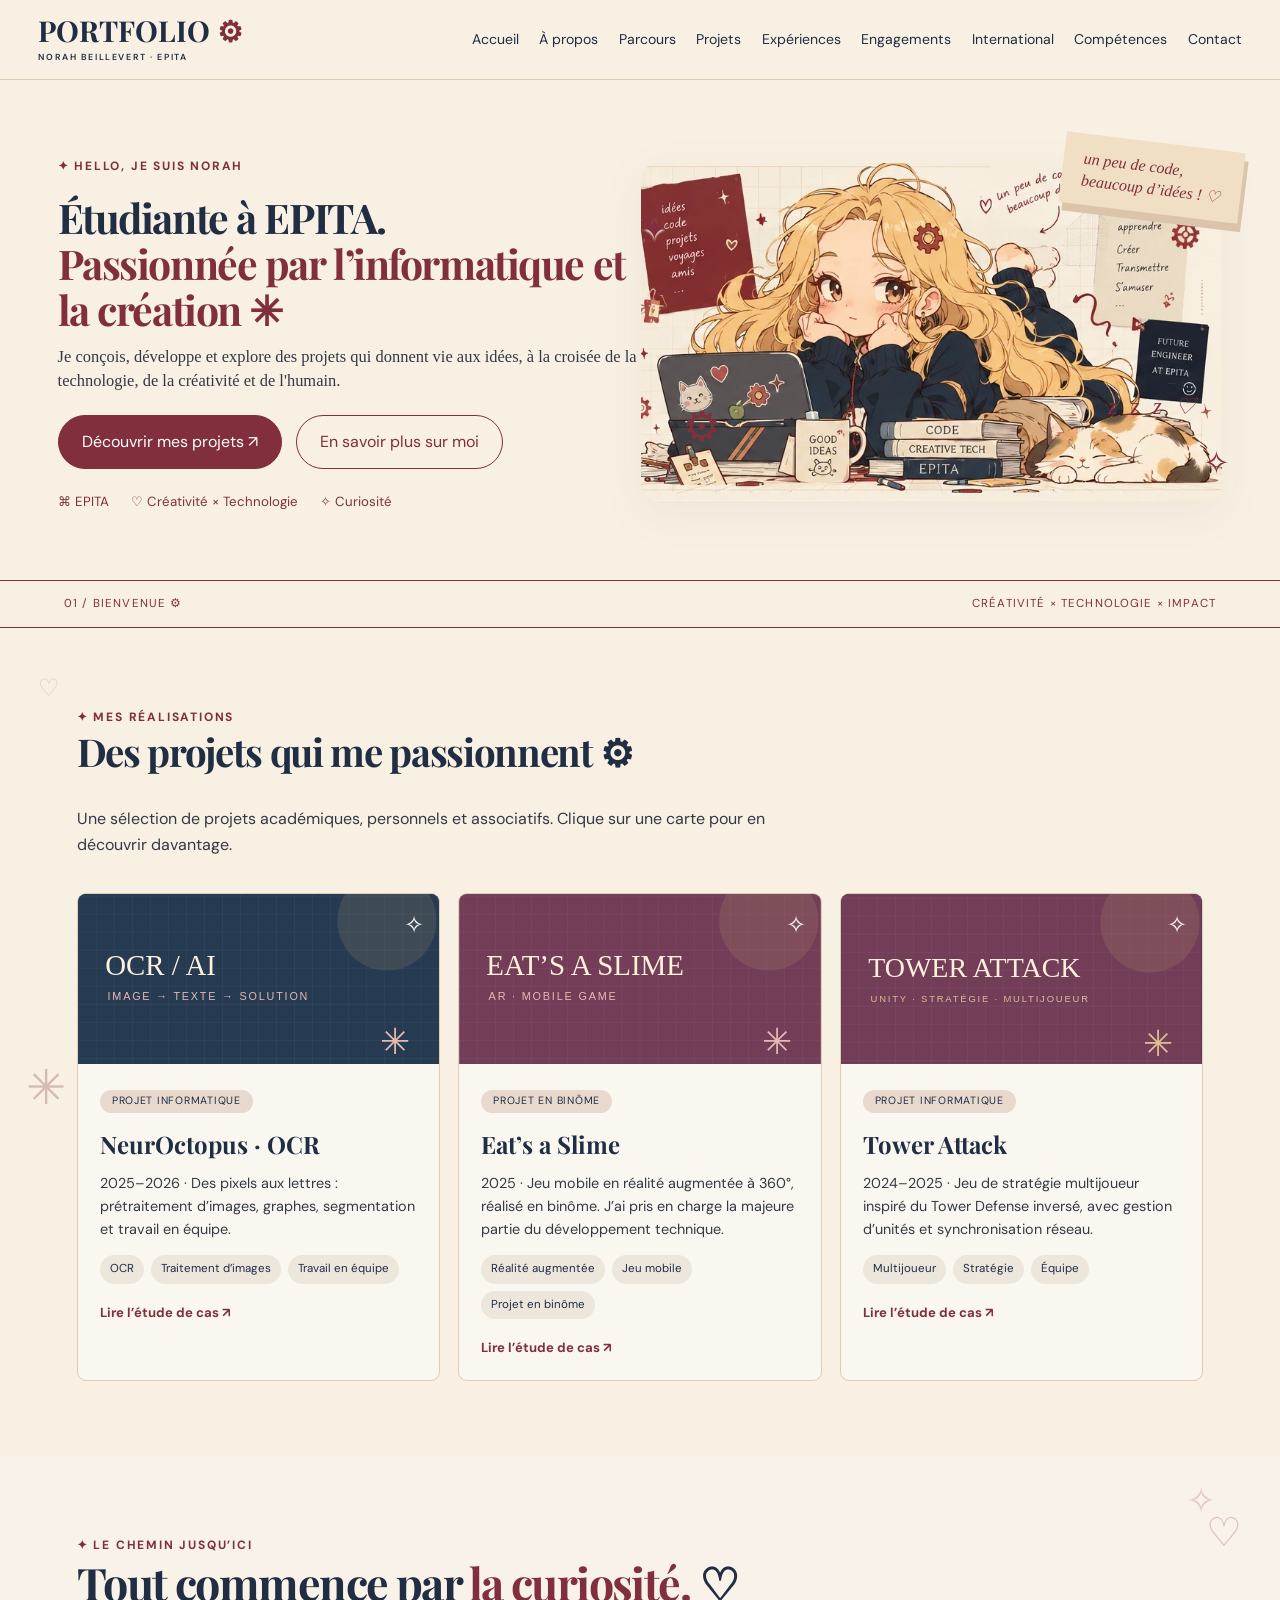
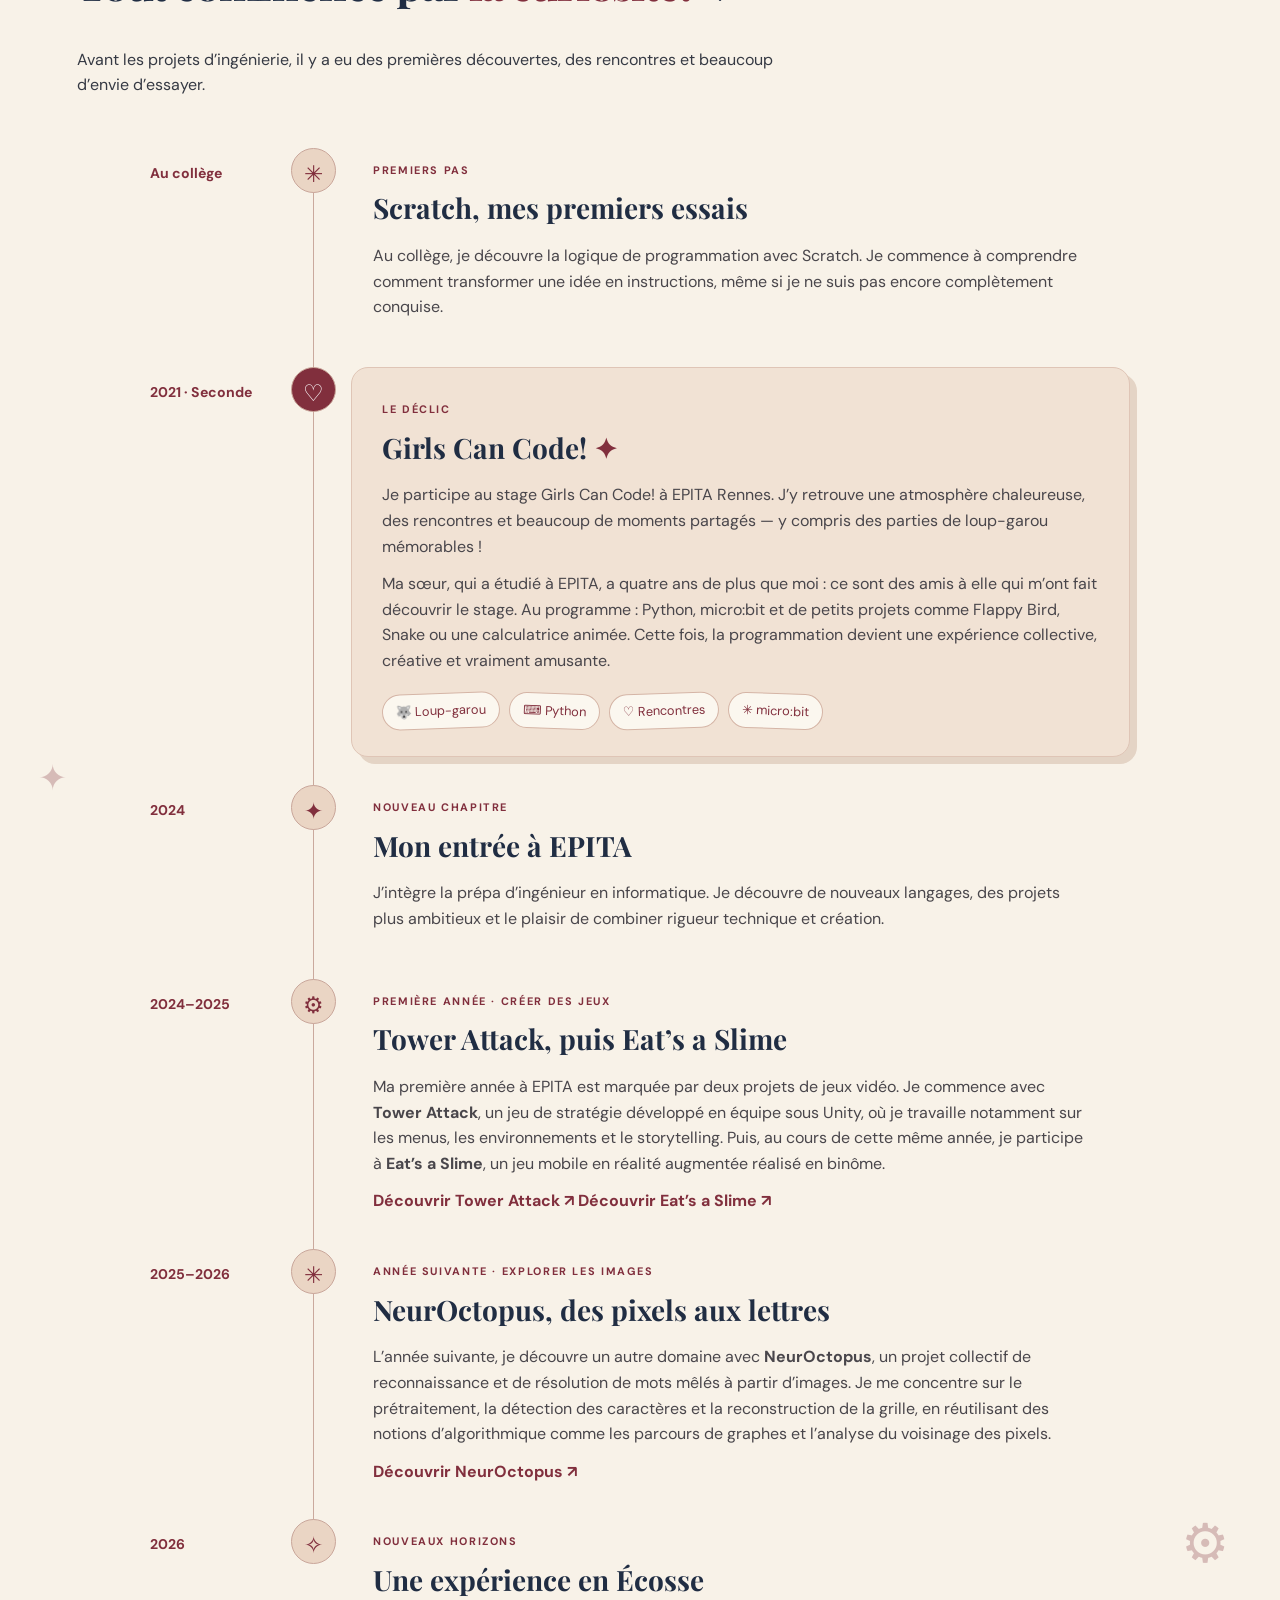
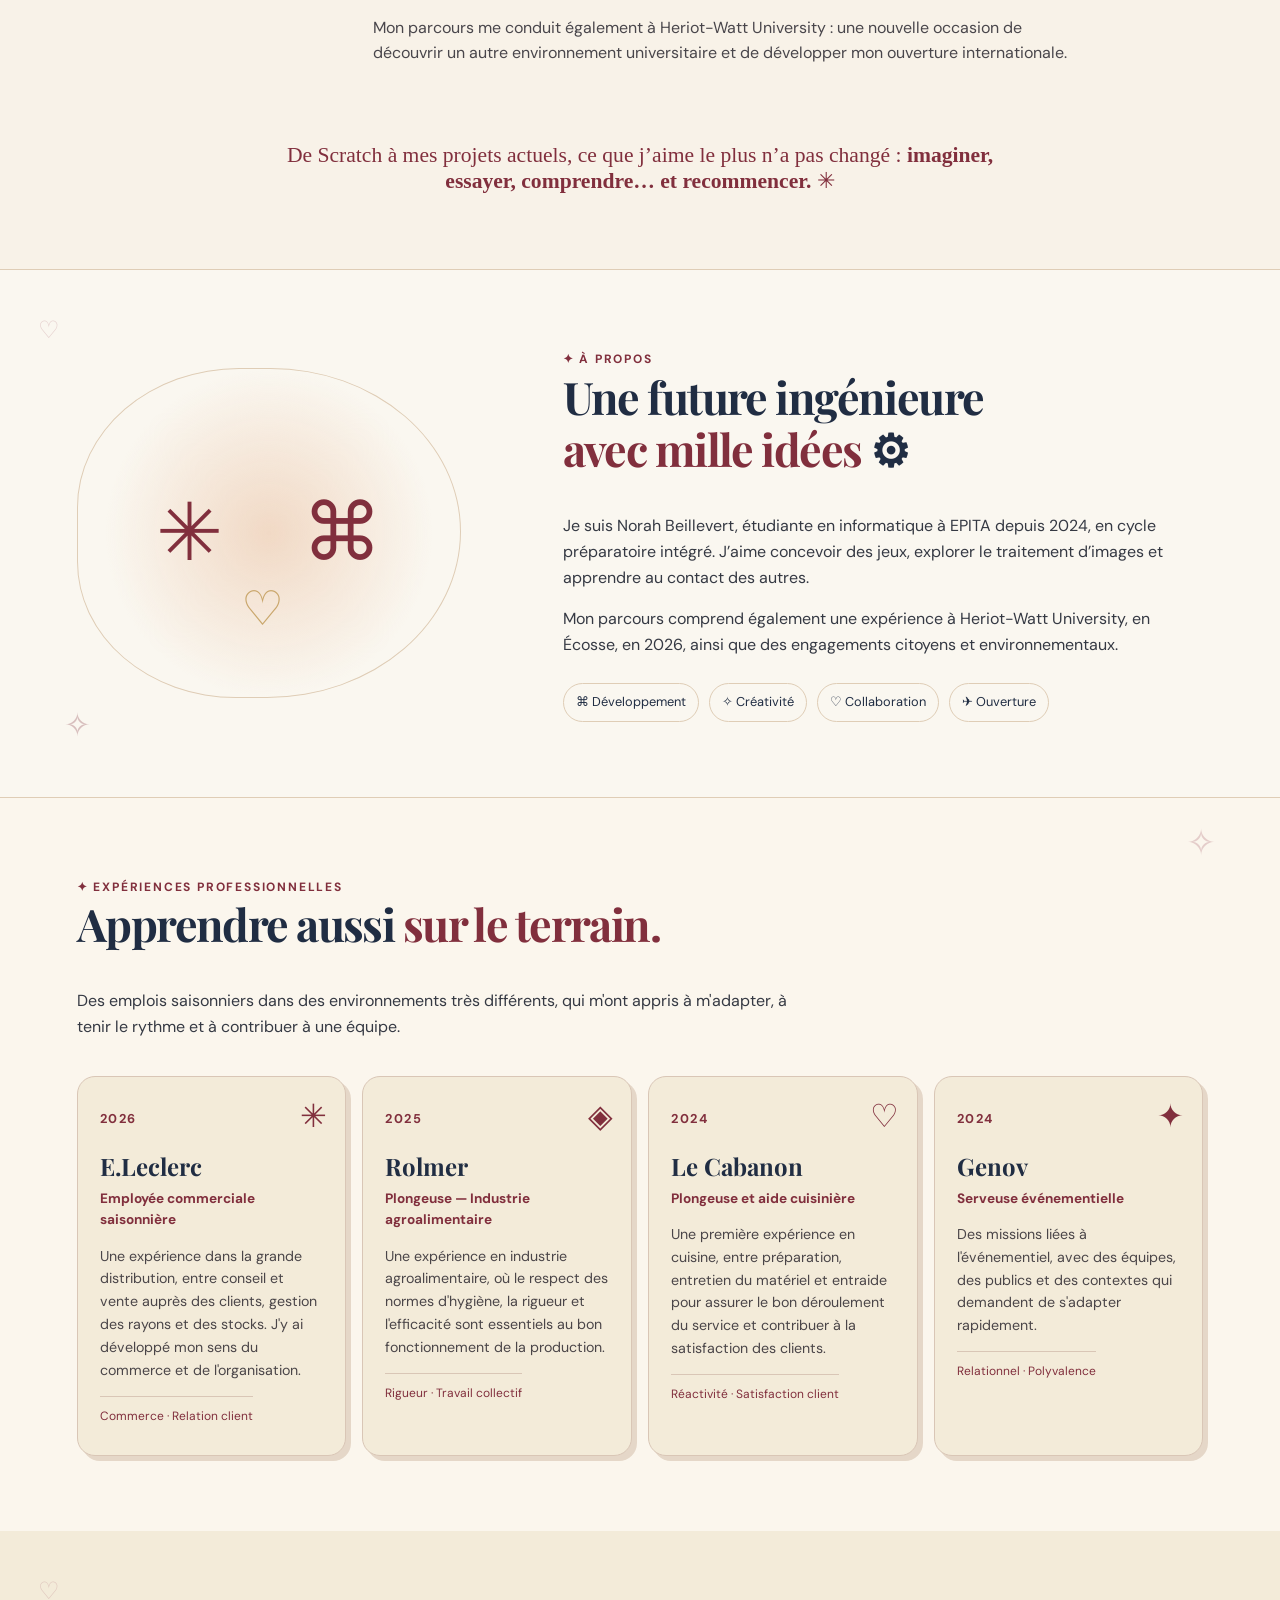
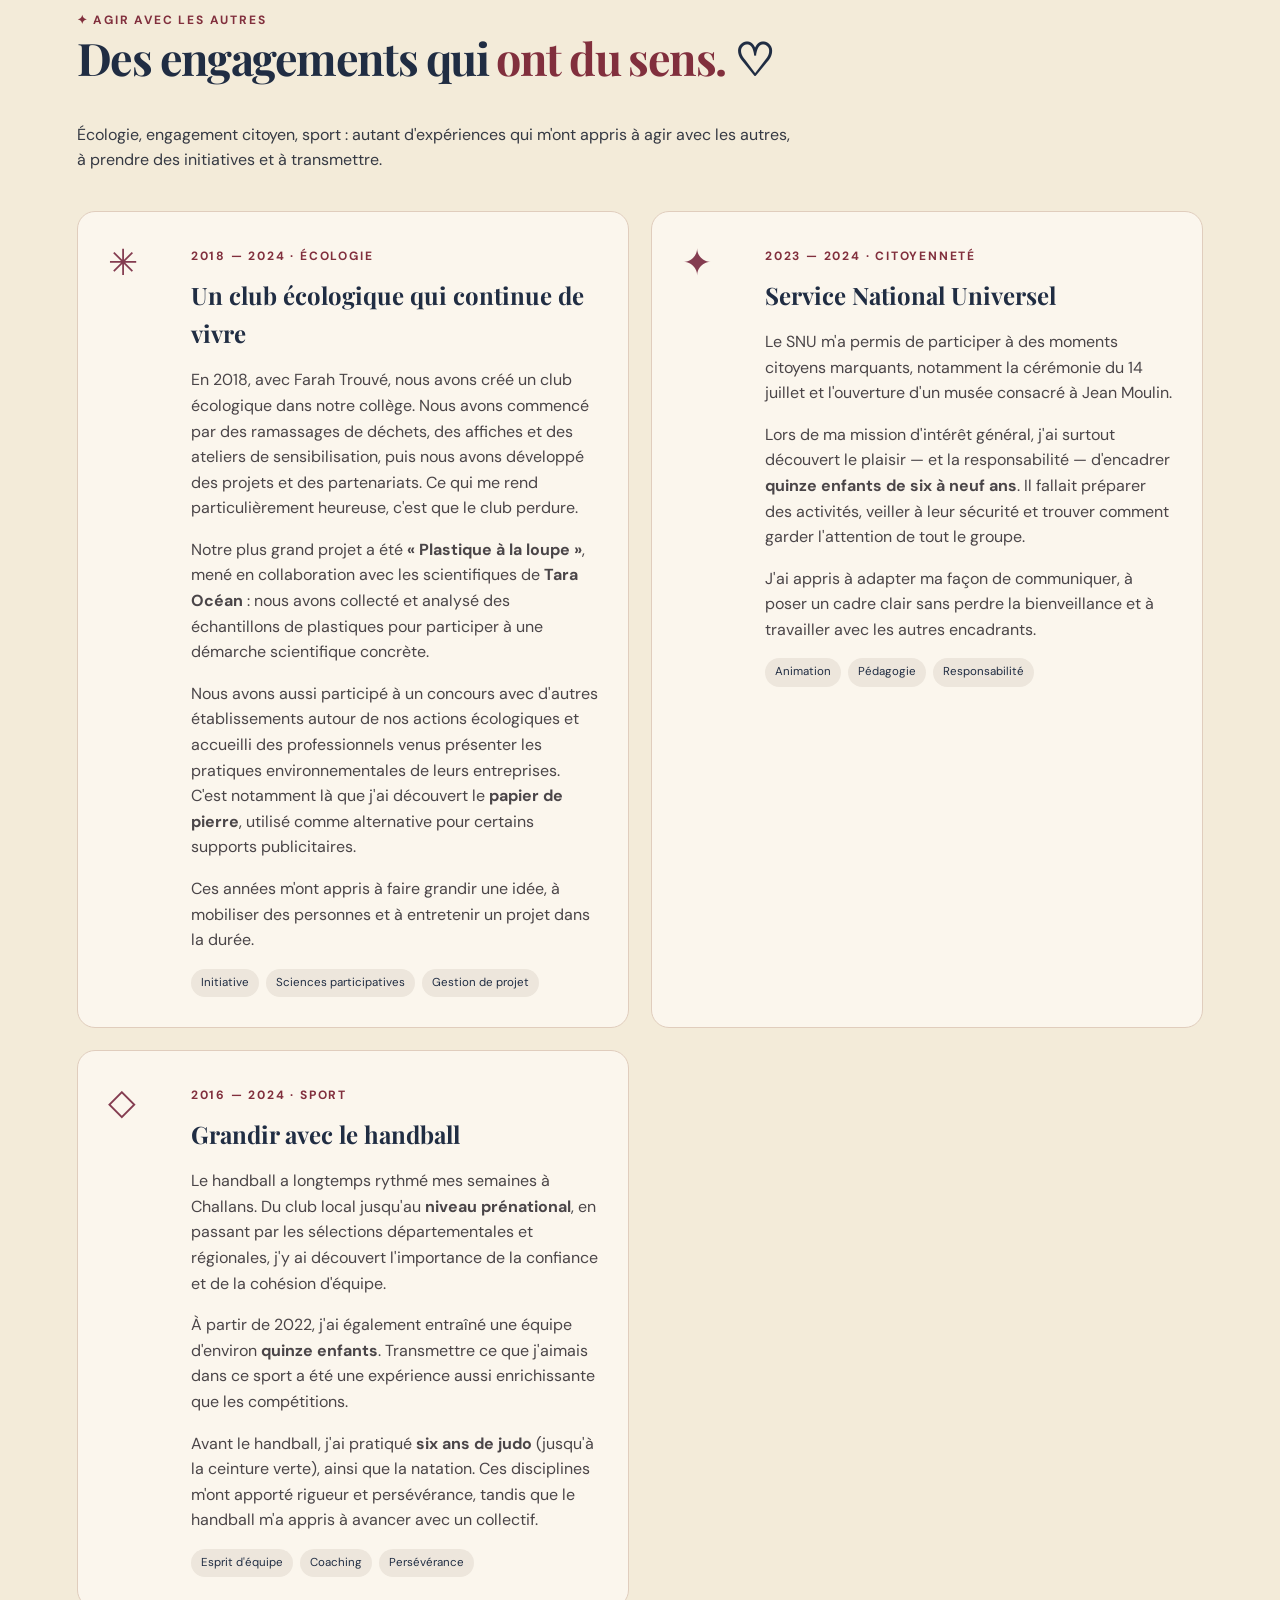
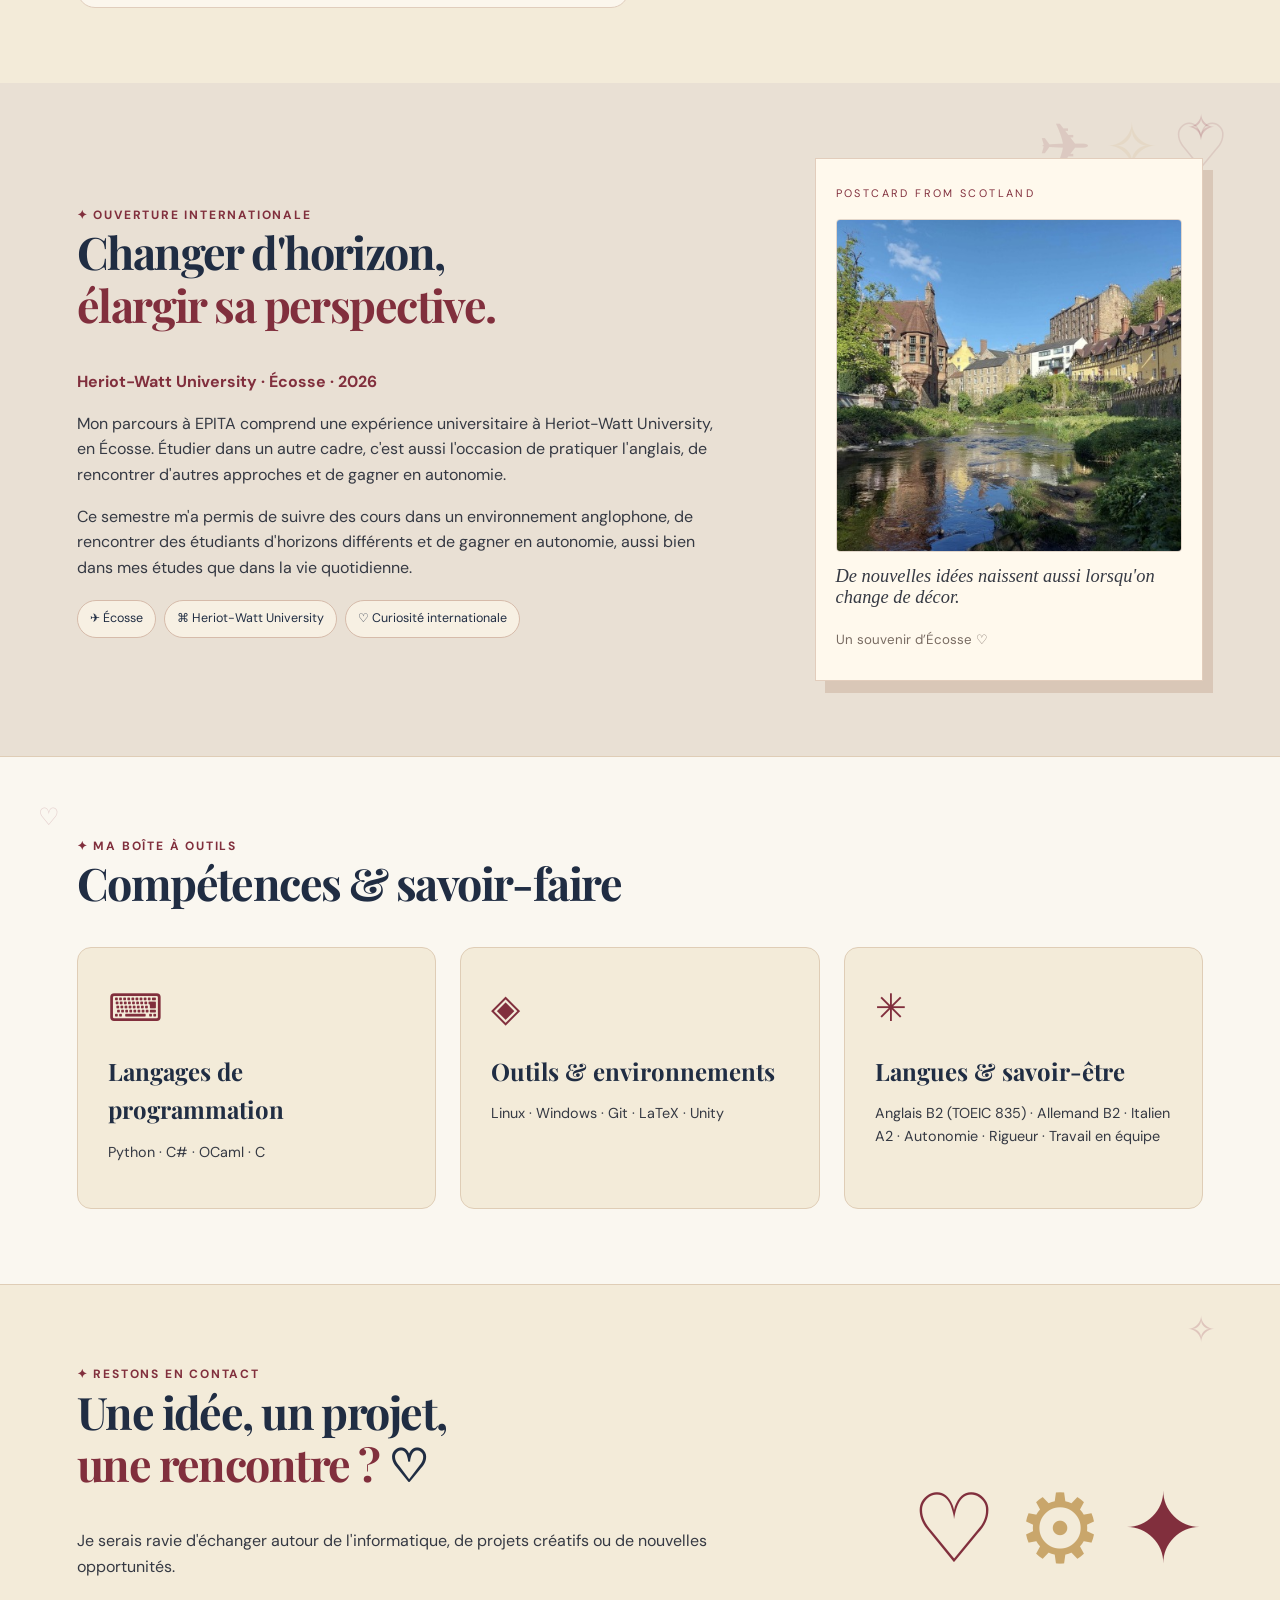
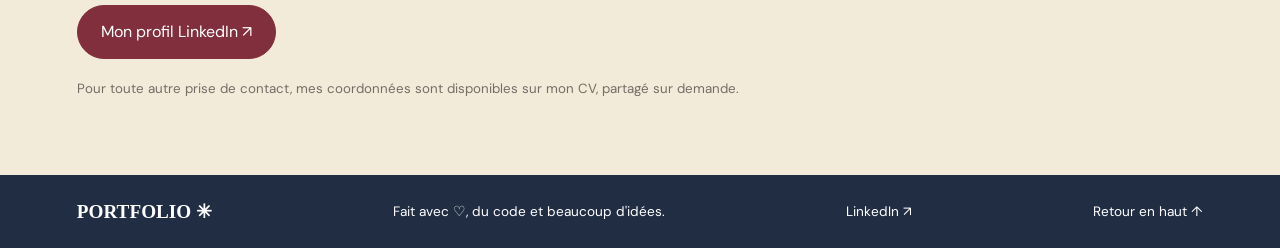
<file: index.html>
<!DOCTYPE html>

<html lang="fr"><head><meta charset="utf-8"/><meta content="width=device-width,initial-scale=1" name="viewport"/><meta content="#f3ebd9" name="theme-color"/><meta content="Portfolio de Norah Beillevert, étudiante en informatique à EPITA : projets logiciels, parcours et engagements." name="description"/><title>Norah Beillevert — Portfolio | EPITA</title><link href="https://fonts.googleapis.com" rel="preconnect"/><link crossorigin="" href="https://fonts.gstatic.com" rel="preconnect"/><link href="https://fonts.googleapis.com/css2?family=DM+Sans:wght@400;500;600;700&amp;family=Playfair+Display:wght@500;600;700&amp;display=swap" rel="stylesheet"/><link href="style.css" rel="stylesheet"/></head><body>
<a class="skip" href="#main">Aller au contenu</a><header class="header"><a class="logo" href="#accueil">PORTFOLIO <span class="gear">⚙</span><small>NORAH BEILLEVERT · EPITA</small></a><button aria-controls="nav" aria-expanded="false" aria-label="Ouvrir le menu" class="menu-toggle">☰</button><nav aria-label="Navigation principale" id="nav"><a href="#accueil">Accueil</a><a href="#apropos">À propos</a><a href="#parcours">Parcours</a><a href="#projets">Projets</a><a href="#experiences">Expériences</a><a href="#engagements">Engagements</a><a href="#international">International</a><a href="#competences">Compétences</a><a href="#contact">Contact</a></nav></header>
<main id="main"><section class="hero" id="accueil"><div class="hero-copy reveal"><span class="eyebrow">✦ HELLO, JE SUIS NORAH</span><h1>Étudiante à EPITA.<br/><em>Passionnée par l’informatique et la création ✳</em></h1><p>Je conçois, développe et explore des projets qui donnent vie aux idées, à la croisée de la technologie, de la créativité et de l'humain.</p><div class="actions"><a class="btn primary" href="#projets">Découvrir mes projets ↗</a><a class="btn outline" href="#apropos">En savoir plus sur moi</a></div><div class="hero-meta"><span>⌘ EPITA</span><span>♡ Créativité × Technologie</span><span>✧ Curiosité</span></div></div><div class="hero-art reveal"><div class="portrait-stage"><img alt="Illustration d’une étudiante avec ordinateur, carnets, engrenages et chat endormi" src="assets/hero-clean.webp"/><svg aria-hidden="true" class="portrait-animations" preserveaspectratio="xMidYMid meet" viewbox="0 0 791 460"><g class="sleep-sparkle"><path d="M697 309 l4 -9 4 9 9 4 -9 4 -4 9 -4 -9 -9 -4Z" fill="#b87985"></path></g></svg><button aria-label="Caresser le chat et faire apparaître des cœurs" class="cat-pet" title="Caresser le chat ♡" type="button"><span class="cat-pet-hint">♡</span></button><span aria-hidden="true" class="pet-hearts"></span></div><span aria-hidden="true" class="cat-dream">z z z ♡</span><span aria-hidden="true" class="float-star s1">✦</span><span aria-hidden="true" class="float-star s2">✧</span><span aria-hidden="true" class="art-gear gear">⚙</span><div aria-hidden="true" class="sticky-note">un peu de code,
beaucoup d’idées ! ♡</div></div></section><div class="ribbon"><span>01 / BIENVENUE ⚙</span><span>CRÉATIVITÉ × TECHNOLOGIE × IMPACT</span></div>
<section class="section projects" id="projets"><div class="section-head reveal"><div><span class="eyebrow">✦ MES RÉALISATIONS</span><h2>Des projets qui me passionnent <span class="gear">⚙</span></h2><p>Une sélection de projets académiques, personnels et associatifs. Clique sur une carte pour en découvrir davantage.</p></div></div><div class="project-grid"><article class="project-card reveal" data-project="ocr" role="link" tabindex="0"><div class="project-visual visual-tower"><img alt="Illustration de jeu fantastique" loading="lazy" src="assets/ocr-visual.svg"/></div><div class="card-body"><span class="pill">PROJET INFORMATIQUE</span><h3>NeurOctopus · OCR</h3><p>2025–2026 · Des pixels aux lettres : prétraitement d’images, graphes, segmentation et travail en équipe.</p><div class="tags"><span>OCR</span><span>Traitement d’images</span><span>Travail en équipe</span></div><a class="more" href="projet-ocr.html">Lire l’étude de cas ↗</a></div></article><article class="project-card reveal" data-project="slime" role="link" tabindex="0"><div class="project-visual visual-portfolio"><img alt="Exemple de mise en page créative du portfolio" loading="lazy" src="assets/slime-visual.svg"/></div><div class="card-body"><span class="pill">PROJET EN BINÔME</span><h3>Eat’s a Slime</h3><p>2025 · Jeu mobile en réalité augmentée à 360°, réalisé en binôme. J’ai pris en charge la majeure partie du développement technique.</p><div class="tags"><span>Réalité augmentée</span><span>Jeu mobile</span><span>Projet en binôme</span></div><a class="more" href="projet-slime.html">Lire l’étude de cas ↗</a></div></article><article class="project-card reveal" data-project="tower" role="link" tabindex="0"><div class="project-visual visual-events"><img alt="Bannière graphique Tower Attack, dans le même style que les autres projets" loading="lazy" src="assets/tower-visual.svg"/></div><div class="card-body"><span class="pill">PROJET INFORMATIQUE</span><h3>Tower Attack</h3><p>2024–2025 · Jeu de stratégie multijoueur inspiré du Tower Defense inversé, avec gestion d’unités et synchronisation réseau.</p><div class="tags"><span>Multijoueur</span><span>Stratégie</span><span>Équipe</span></div><a class="more" href="projet-tower.html">Lire l’étude de cas ↗</a></div></article></div></section>
<section class="section journey" id="parcours"><div class="journey-intro reveal"><span class="eyebrow">✦ LE CHEMIN JUSQU’ICI</span><h2>Tout commence par <em>la curiosité.</em> ♡</h2><p>Avant les projets d’ingénierie, il y a eu des premières découvertes, des rencontres et beaucoup d’envie d’essayer.</p></div><div class="journey-track"><article class="journey-step reveal"><div class="journey-year">Au collège</div><div class="journey-dot">✳</div><div class="journey-story"><span class="journey-tag">PREMIERS PAS</span><h3>Scratch, mes premiers essais</h3><p>Au collège, je découvre la logique de programmation avec Scratch. Je commence à comprendre comment transformer une idée en instructions, même si je ne suis pas encore complètement conquise.</p></div></article><article class="journey-step journey-highlight reveal"><div class="journey-year">2021 · Seconde</div><div class="journey-dot">♡</div><div class="journey-story"><span class="journey-tag">LE DÉCLIC</span><h3>Girls Can Code! <span class="mini-star">✦</span></h3><p>Je participe au stage Girls Can Code! à EPITA Rennes. J’y retrouve une atmosphère chaleureuse, des rencontres et beaucoup de moments partagés — y compris des parties de loup-garou mémorables !</p><p>Ma sœur, qui a étudié à EPITA, a quatre ans de plus que moi : ce sont des amis à elle qui m’ont fait découvrir le stage. Au programme : Python, micro:bit et de petits projets comme Flappy Bird, Snake ou une calculatrice animée. Cette fois, la programmation devient une expérience collective, créative et vraiment amusante.</p><div class="memory-stickers"><span>🐺 Loup-garou</span><span>⌨ Python</span><span>♡ Rencontres</span><span>✳ micro:bit</span></div></div></article><article class="journey-step reveal"><div class="journey-year">2024</div><div class="journey-dot">✦</div><div class="journey-story"><span class="journey-tag">NOUVEAU CHAPITRE</span><h3>Mon entrée à EPITA</h3><p>J’intègre la prépa d’ingénieur en informatique. Je découvre de nouveaux langages, des projets plus ambitieux et le plaisir de combiner rigueur technique et création.</p></div></article><article class="journey-step reveal"><div class="journey-year">2024–2025</div><div class="journey-dot">⚙</div><div class="journey-story"><span class="journey-tag">PREMIÈRE ANNÉE · CRÉER DES JEUX</span><h3>Tower Attack, puis Eat’s a Slime</h3><p>Ma première année à EPITA est marquée par deux projets de jeux vidéo. Je commence avec <strong>Tower Attack</strong>, un jeu de stratégie développé en équipe sous Unity, où je travaille notamment sur les menus, les environnements et le storytelling. Puis, au cours de cette même année, je participe à <strong>Eat’s a Slime</strong>, un jeu mobile en réalité augmentée réalisé en binôme.</p><a class="text-link" href="projet-tower.html">Découvrir Tower Attack ↗</a> <a class="text-link" href="projet-slime.html">Découvrir Eat’s a Slime ↗</a></div></article><article class="journey-step reveal"><div class="journey-year">2025–2026</div><div class="journey-dot">✳</div><div class="journey-story"><span class="journey-tag">ANNÉE SUIVANTE · EXPLORER LES IMAGES</span><h3>NeurOctopus, des pixels aux lettres</h3><p>L’année suivante, je découvre un autre domaine avec <strong>NeurOctopus</strong>, un projet collectif de reconnaissance et de résolution de mots mêlés à partir d’images. Je me concentre sur le prétraitement, la détection des caractères et la reconstruction de la grille, en réutilisant des notions d’algorithmique comme les parcours de graphes et l’analyse du voisinage des pixels.</p><a class="text-link" href="projet-ocr.html">Découvrir NeurOctopus ↗</a></div></article><article class="journey-step reveal"><div class="journey-year">2026</div><div class="journey-dot">✧</div><div class="journey-story"><span class="journey-tag">NOUVEAUX HORIZONS</span><h3>Une expérience en Écosse</h3><p>Mon parcours me conduit également à Heriot-Watt University : une nouvelle occasion de découvrir un autre environnement universitaire et de développer mon ouverture internationale.</p></div></article></div><p class="journey-outro reveal">De Scratch à mes projets actuels, ce que j’aime le plus n’a pas changé : <strong>imaginer, essayer, comprendre… et recommencer.</strong> ✳</p></section><section class="section about" id="apropos"><div class="about-ornament reveal">✳<span>♡</span>⌘</div><div class="reveal"><span class="eyebrow">✦ À PROPOS</span><h2>Une future ingénieure<br/><em>avec mille idées</em> <span class="gear">⚙</span></h2><p>Je suis Norah Beillevert, étudiante en informatique à EPITA depuis 2024, en cycle préparatoire intégré. J’aime concevoir des jeux, explorer le traitement d’images et apprendre au contact des autres.</p><p>Mon parcours comprend également une expérience à Heriot-Watt University, en Écosse, en 2026, ainsi que des engagements citoyens et environnementaux.</p><div class="about-chips"><span>⌘ Développement</span><span>✧ Créativité</span><span>♡ Collaboration</span><span>✈ Ouverture</span></div></div></section>
<section class="section experience" id="experiences"><div class="reveal"><span class="eyebrow">✦ EXPÉRIENCES PROFESSIONNELLES</span><h2>Apprendre aussi <em>sur le terrain.</em></h2><p>Des emplois saisonniers dans des environnements très différents, qui m'ont appris à m'adapter, à tenir le rythme et à contribuer à une équipe.</p></div><div class="experience-grid">
<article class="experience-card reveal"><span class="exp-year">2026</span><span class="exp-icon">✳</span><h3>E.Leclerc</h3><p class="exp-role">Employée commerciale saisonnière</p><p>Une expérience dans la grande distribution, entre conseil et vente auprès des clients, gestion des rayons et des stocks. J'y ai développé mon sens du commerce et de l'organisation.</p><span class="exp-tag">Commerce · Relation client</span></article>
<article class="experience-card reveal"><span class="exp-year">2025</span><span class="exp-icon">◈</span><h3>Rolmer</h3><p class="exp-role">Plongeuse — Industrie agroalimentaire</p><p>Une expérience en industrie agroalimentaire, où le respect des normes d'hygiène, la rigueur et l'efficacité sont essentiels au bon fonctionnement de la production.</p><span class="exp-tag">Rigueur · Travail collectif</span></article>
<article class="experience-card reveal"><span class="exp-year">2024</span><span class="exp-icon">♡</span><h3>Le Cabanon</h3><p class="exp-role">Plongeuse et aide cuisinière</p><p>Une première expérience en cuisine, entre préparation, entretien du matériel et entraide pour assurer le bon déroulement du service et contribuer à la satisfaction des clients.</p><span class="exp-tag">Réactivité · Satisfaction client</span></article>
<article class="experience-card reveal"><span class="exp-year">2024</span><span class="exp-icon">✦</span><h3>Genov</h3><p class="exp-role">Serveuse événementielle</p><p>Des missions liées à l'événementiel, avec des équipes, des publics et des contextes qui demandent de s'adapter rapidement.</p><span class="exp-tag">Relationnel · Polyvalence</span></article></div></section>
<section class="section commitments" id="engagements">
<div class="reveal"><span class="eyebrow">✦ AGIR AVEC LES AUTRES</span><h2>Des engagements qui <em>ont du sens.</em> ♡</h2><p>Écologie, engagement citoyen, sport : autant d'expériences qui m'ont appris à agir avec les autres, à prendre des initiatives et à transmettre.</p></div>
<div class="commitment-grid">
<article class="commitment-feature reveal"><div class="commitment-symbol" aria-hidden="true">✳</div><div>
<span class="eyebrow">2018 — 2024 · ÉCOLOGIE</span><h3>Un club écologique qui continue de vivre</h3>
<p>En 2018, avec Farah Trouvé, nous avons créé un club écologique dans notre collège. Nous avons commencé par des ramassages de déchets, des affiches et des ateliers de sensibilisation, puis nous avons développé des projets et des partenariats. Ce qui me rend particulièrement heureuse, c'est que le club perdure.</p>
<p>Notre plus grand projet a été <strong>« Plastique à la loupe »</strong>, mené en collaboration avec les scientifiques de <strong>Tara Océan</strong> : nous avons collecté et analysé des échantillons de plastiques pour participer à une démarche scientifique concrète.</p>
<p>Nous avons aussi participé à un concours avec d'autres établissements autour de nos actions écologiques et accueilli des professionnels venus présenter les pratiques environnementales de leurs entreprises. C'est notamment là que j'ai découvert le <strong>papier de pierre</strong>, utilisé comme alternative pour certains supports publicitaires.</p>
<p>Ces années m'ont appris à faire grandir une idée, à mobiliser des personnes et à entretenir un projet dans la durée.</p>
<div class="tags"><span>Initiative</span><span>Sciences participatives</span><span>Gestion de projet</span></div>
</div></article>
<article class="commitment-feature reveal"><div class="commitment-symbol" aria-hidden="true">✦</div><div>
<span class="eyebrow">2023 — 2024 · CITOYENNETÉ</span><h3>Service National Universel</h3>
<p>Le SNU m'a permis de participer à des moments citoyens marquants, notamment la cérémonie du 14 juillet et l'ouverture d'un musée consacré à Jean Moulin.</p>
<p>Lors de ma mission d'intérêt général, j'ai surtout découvert le plaisir — et la responsabilité — d'encadrer <strong>quinze enfants de six à neuf ans</strong>. Il fallait préparer des activités, veiller à leur sécurité et trouver comment garder l'attention de tout le groupe.</p>
<p>J'ai appris à adapter ma façon de communiquer, à poser un cadre clair sans perdre la bienveillance et à travailler avec les autres encadrants.</p>
<div class="tags"><span>Animation</span><span>Pédagogie</span><span>Responsabilité</span></div>
</div></article>
<article class="commitment-feature reveal"><div class="commitment-symbol" aria-hidden="true">◇</div><div>
<span class="eyebrow">2016 — 2024 · SPORT</span><h3>Grandir avec le handball</h3>
<p>Le handball a longtemps rythmé mes semaines à Challans. Du club local jusqu'au <strong>niveau prénational</strong>, en passant par les sélections départementales et régionales, j'y ai découvert l'importance de la confiance et de la cohésion d'équipe.</p>
<p>À partir de 2022, j'ai également entraîné une équipe d'environ <strong>quinze enfants</strong>. Transmettre ce que j'aimais dans ce sport a été une expérience aussi enrichissante que les compétitions.</p>
<p>Avant le handball, j'ai pratiqué <strong>six ans de judo</strong> (jusqu'à la ceinture verte), ainsi que la natation. Ces disciplines m'ont apporté rigueur et persévérance, tandis que le handball m'a appris à avancer avec un collectif.</p>
<div class="tags"><span>Esprit d'équipe</span><span>Coaching</span><span>Persévérance</span></div>
</div></article>
</div></section>
<section class="section international" id="international"><div aria-hidden="true" class="international-deco">✈ <span>✧</span> ♡</div><div class="international-copy reveal"><span class="eyebrow">✦ OUVERTURE INTERNATIONALE</span><h2>Changer d'horizon,<br/><em>élargir sa perspective.</em></h2><p class="international-lead">Heriot-Watt University · Écosse · 2026</p><p>Mon parcours à EPITA comprend une expérience universitaire à Heriot-Watt University, en Écosse. Étudier dans un autre cadre, c'est aussi l'occasion de pratiquer l'anglais, de rencontrer d'autres approches et de gagner en autonomie.</p><p>Ce semestre m'a permis de suivre des cours dans un environnement anglophone, de rencontrer des étudiants d'horizons différents et de gagner en autonomie, aussi bien dans mes études que dans la vie quotidienne.</p><div class="international-facts"><span>✈ Écosse</span><span>⌘ Heriot-Watt University</span><span>♡ Curiosité internationale</span></div></div><div class="postcard reveal"><span>POSTCARD FROM SCOTLAND</span><img class="postcard-photo" src="assets/ecosse-dean-village.jpg" alt="Photographie d’une rivière bordée de maisons historiques en pierre en Écosse, sous un ciel bleu" loading="lazy"/><p>De nouvelles idées naissent aussi lorsqu'on change de décor.</p><small>Un souvenir d’Écosse ♡</small></div></section>
<section class="section skills" id="competences"><span class="eyebrow">✦ MA BOÎTE À OUTILS</span><h2>Compétences &amp; savoir-faire</h2><div class="skill-grid"><div class="skill-card reveal"><span>⌨</span><h3>Langages de programmation</h3><p>Python · C# · OCaml · C</p></div><div class="skill-card reveal"><span>◈</span><h3>Outils &amp; environnements</h3><p>Linux · Windows · Git · LaTeX · Unity</p></div><div class="skill-card reveal"><span>✳</span><h3>Langues &amp; savoir-être</h3><p>Anglais B2 (TOEIC 835) · Allemand B2 · Italien A2 · Autonomie · Rigueur · Travail en équipe</p></div></div></section>
<section class="contact section" id="contact"><div class="reveal"><span class="eyebrow">✦ RESTONS EN CONTACT</span><h2>Une idée, un projet,<br><em>une rencontre ?</em> ♡</br></h2><p>Je serais ravie d'échanger autour de l'informatique, de projets créatifs ou de nouvelles opportunités.</p><div class="professional-links"><a class="btn primary" href="https://www.linkedin.com/in/norah-beillevert-657a8835a/" target="_blank" rel="noopener noreferrer" aria-label="Consulter mon profil LinkedIn (nouvel onglet)">Mon profil LinkedIn ↗</a></div><small>Pour toute autre prise de contact, mes coordonnées sont disponibles sur mon CV, partagé sur demande.</small></div><div aria-hidden="true" class="contact-art">♡<span class="gear">⚙</span>✦</div></section></main><footer><strong>PORTFOLIO ✳</strong><span>Fait avec ♡, du code et beaucoup d'idées.</span><a href="https://www.linkedin.com/in/norah-beillevert-657a8835a/" target="_blank" rel="noopener noreferrer">LinkedIn ↗</a><a href="#accueil">Retour en haut ↑</a></footer>
<script src="script.js"></script><span aria-hidden="true" class="page-doodle deco-a">✳</span><span aria-hidden="true" class="page-doodle deco-b">♡</span><span aria-hidden="true" class="page-doodle deco-c">✦</span><span aria-hidden="true" class="page-doodle deco-d">⚙</span><span aria-hidden="true" class="page-doodle deco-e">✧</span></body></html>
</file>
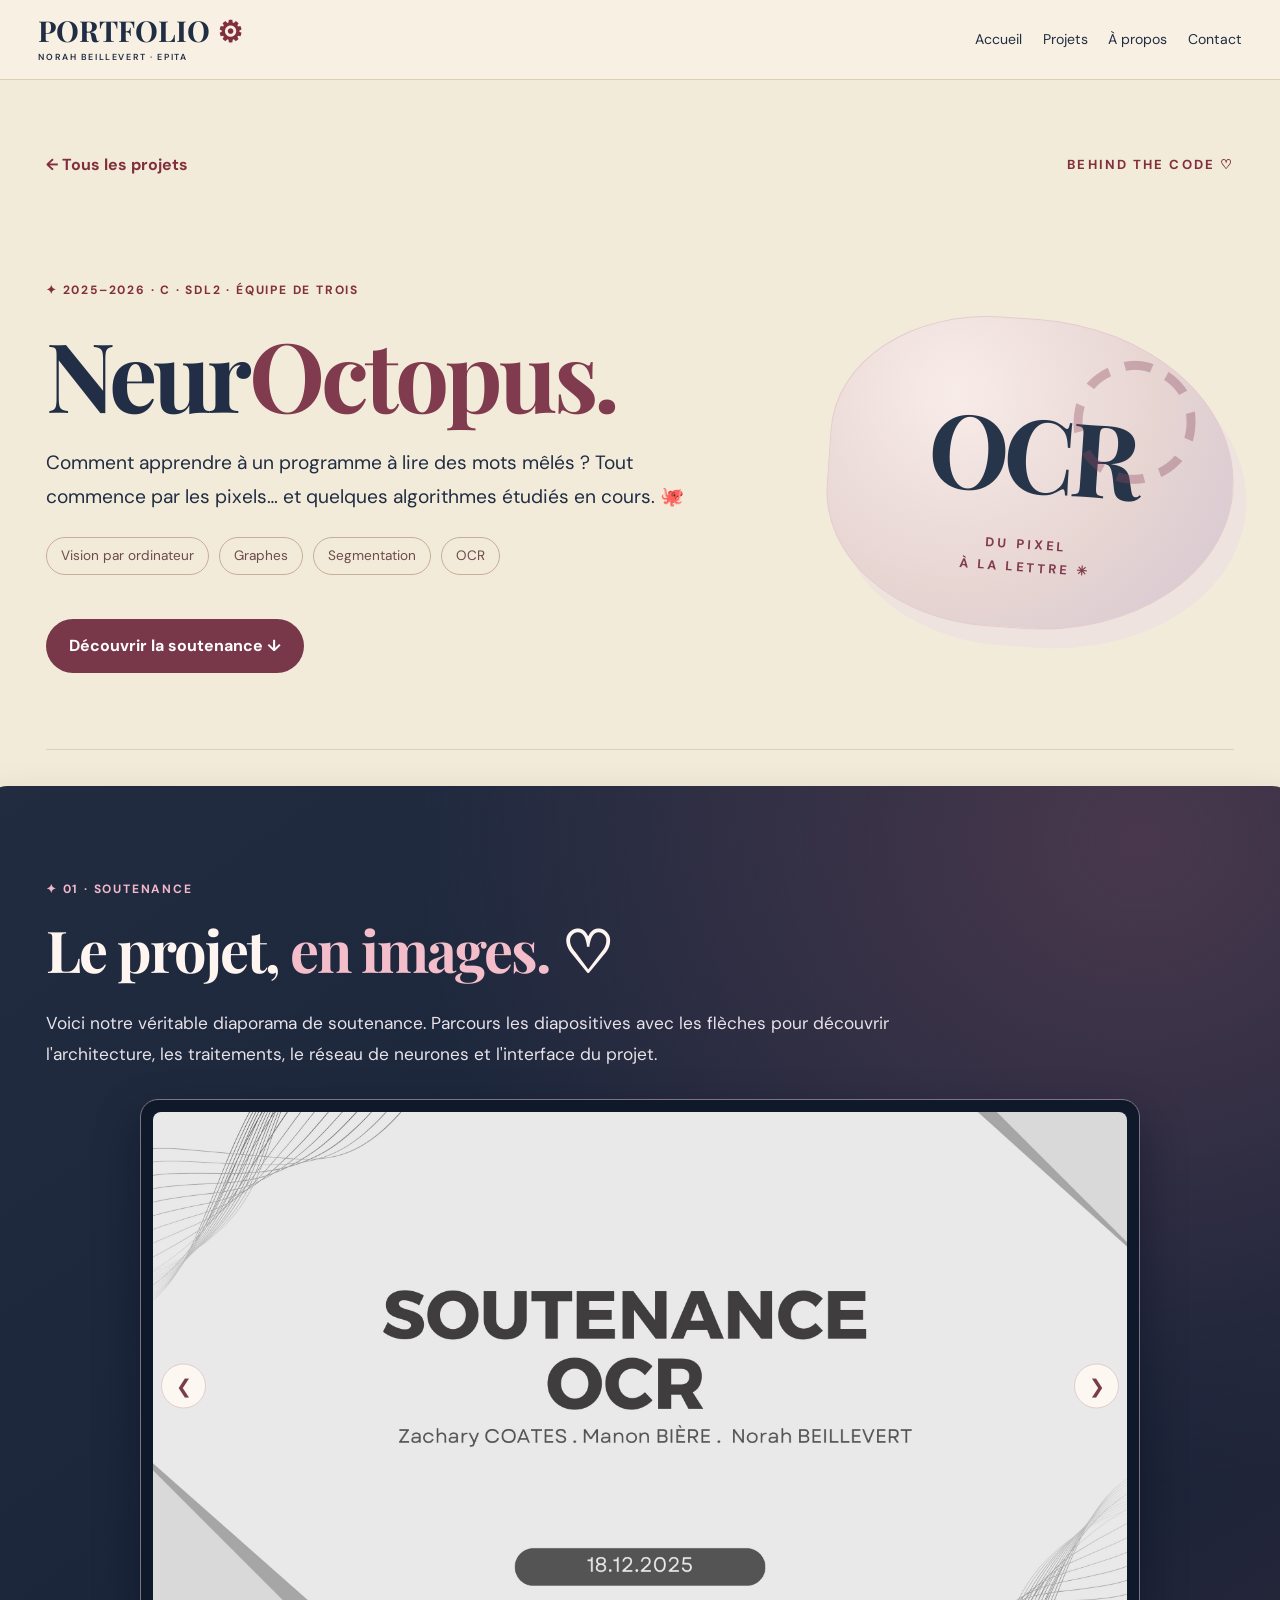
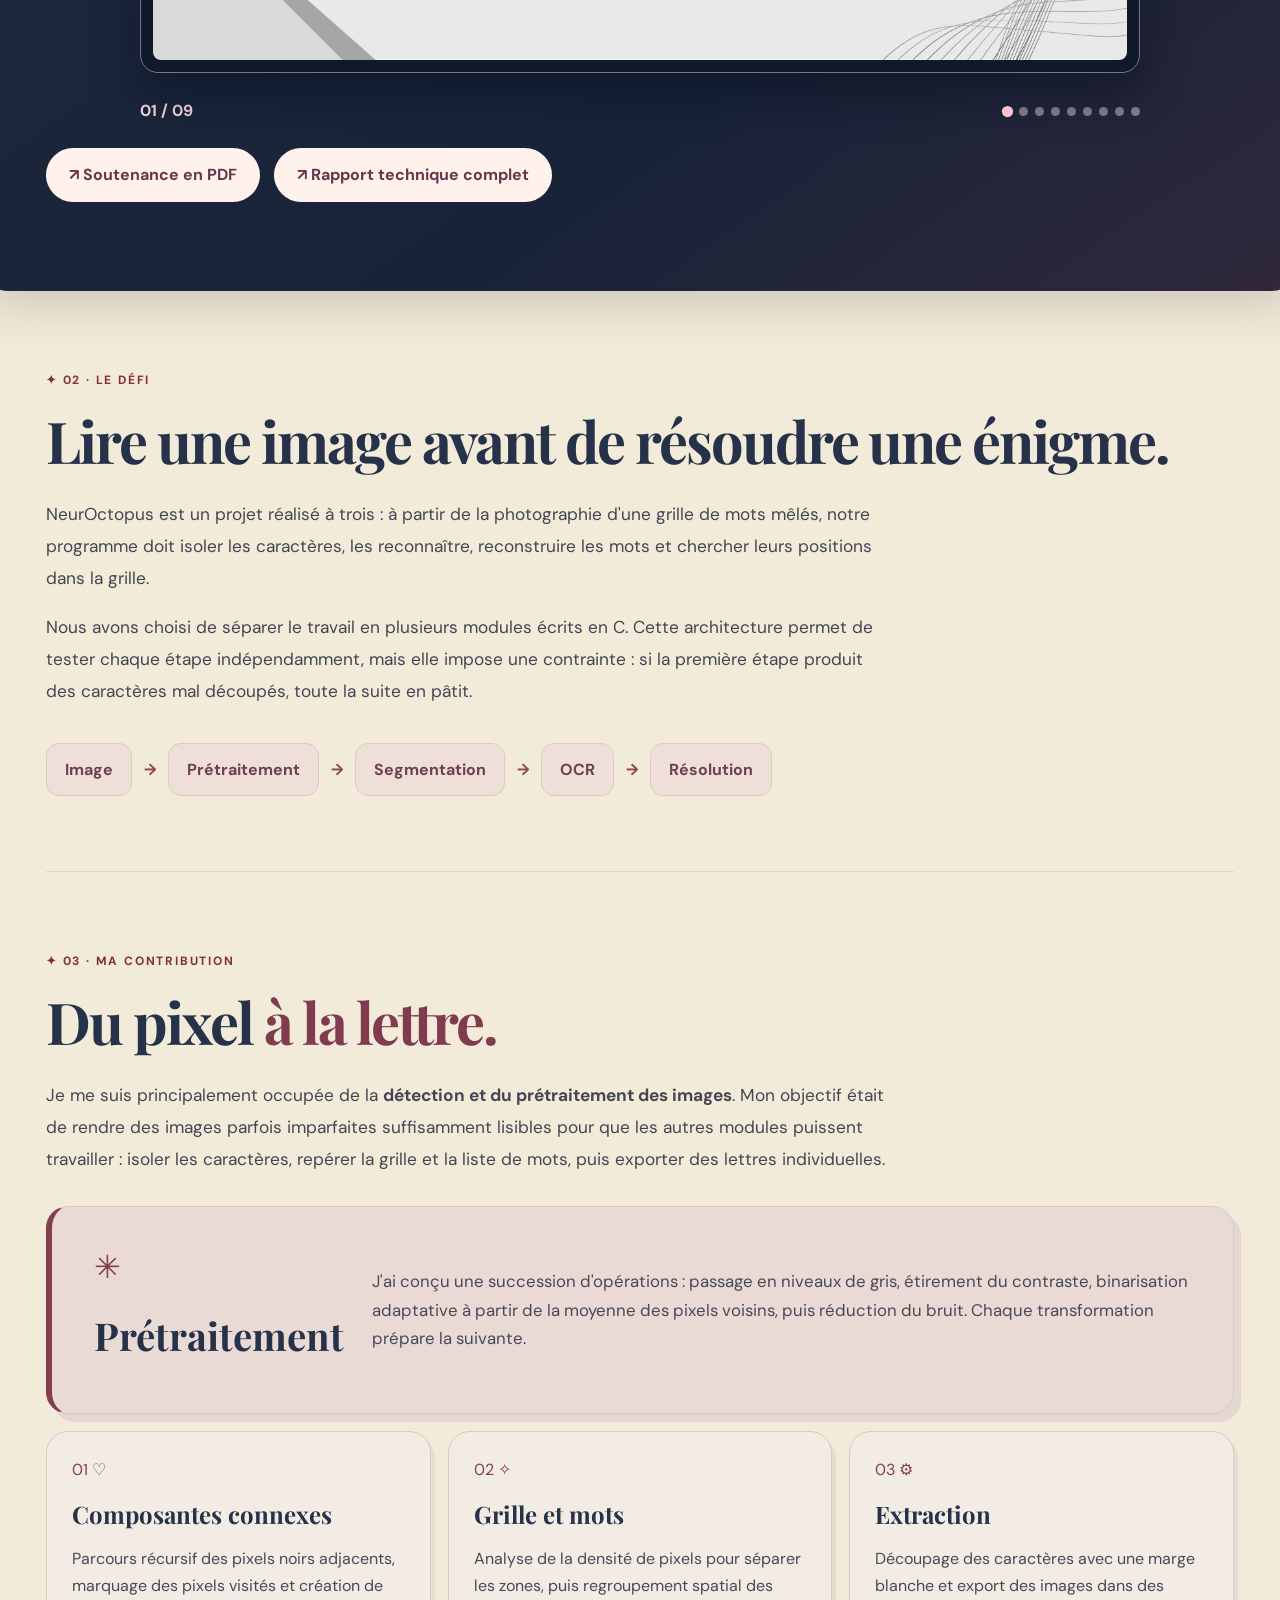
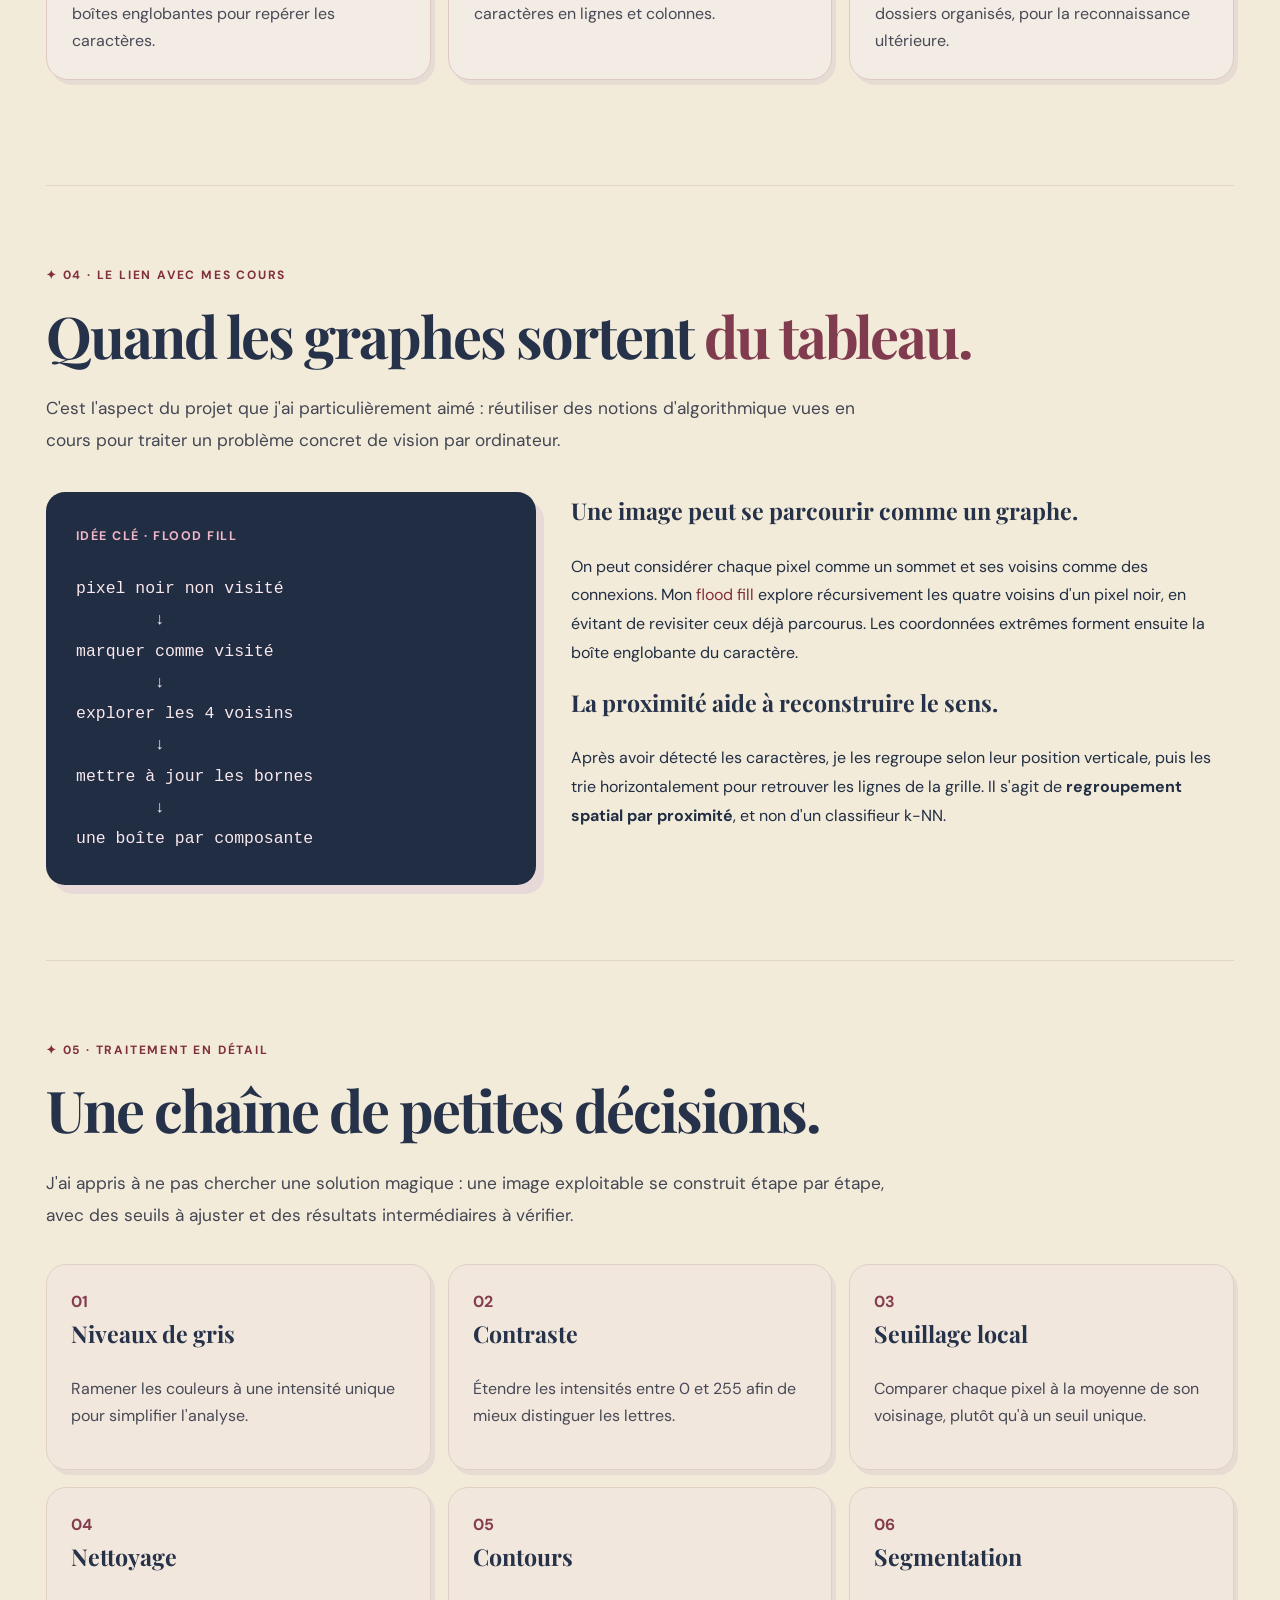
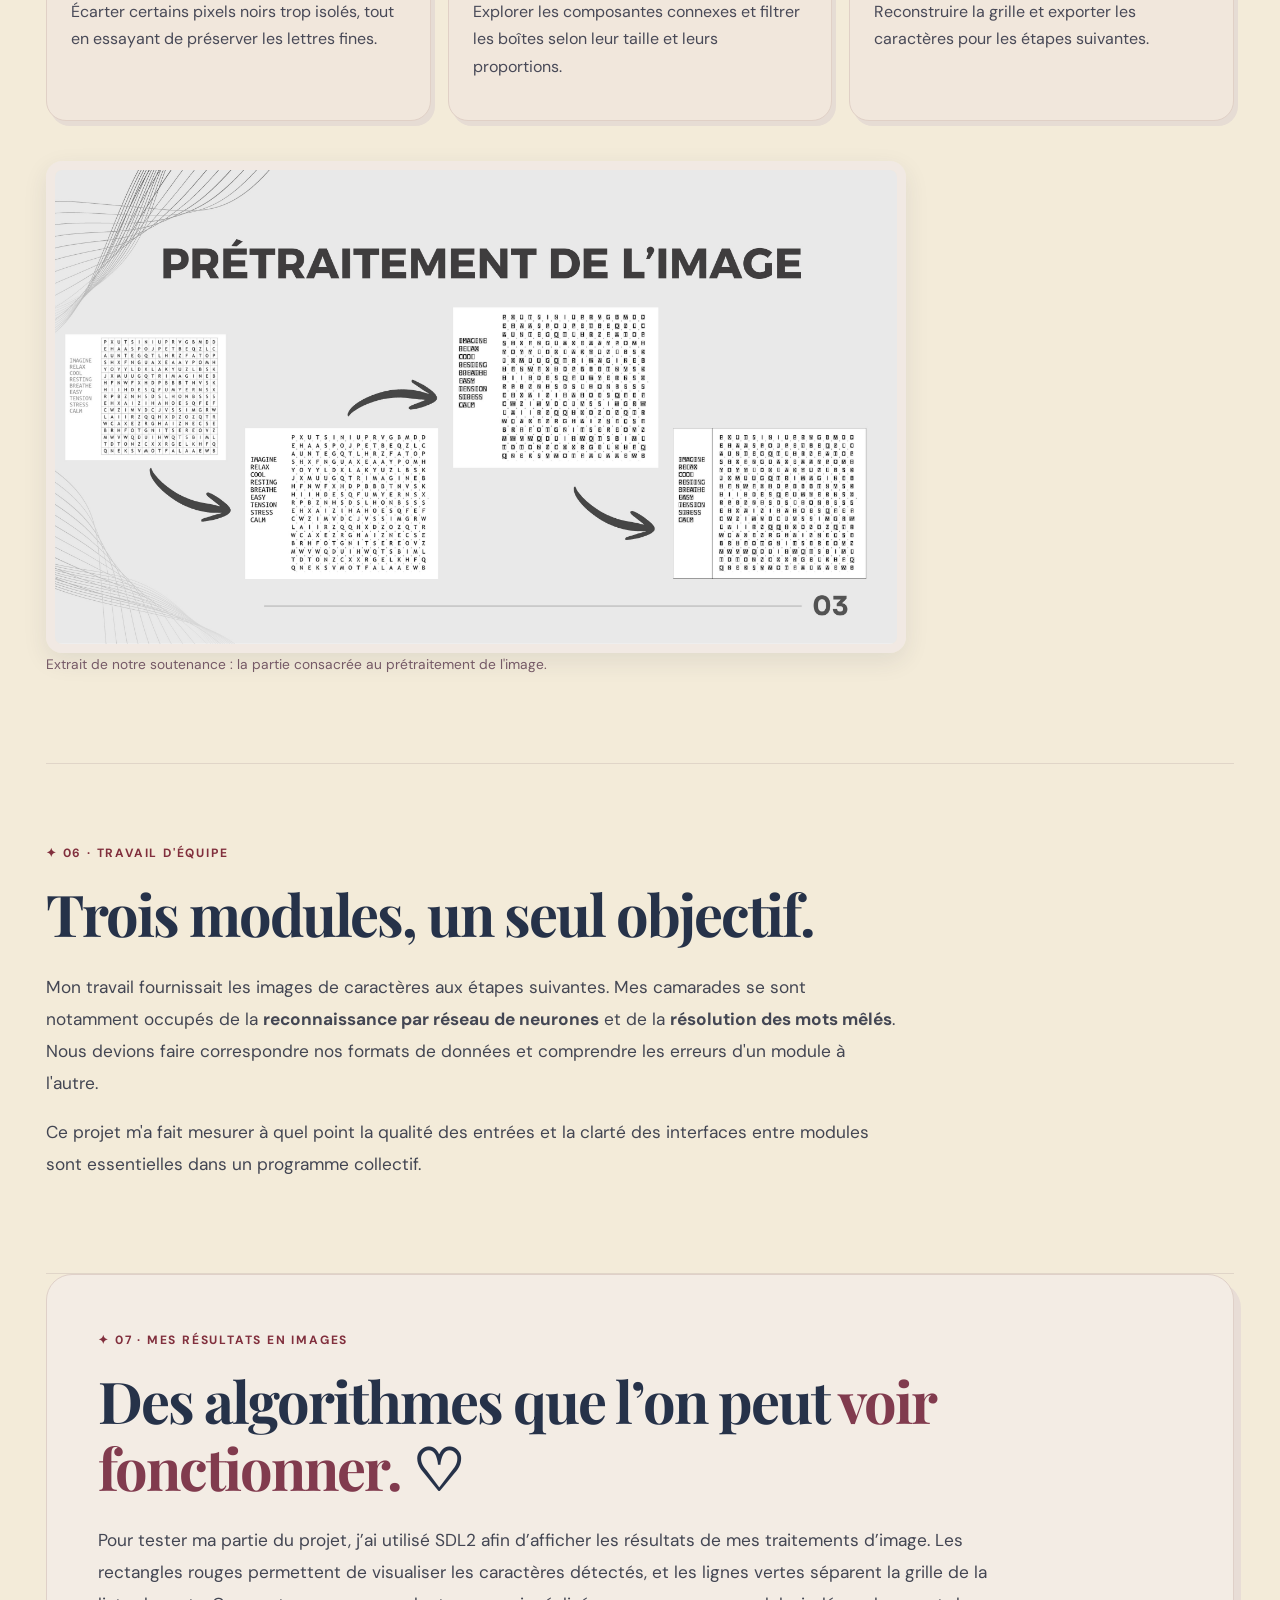
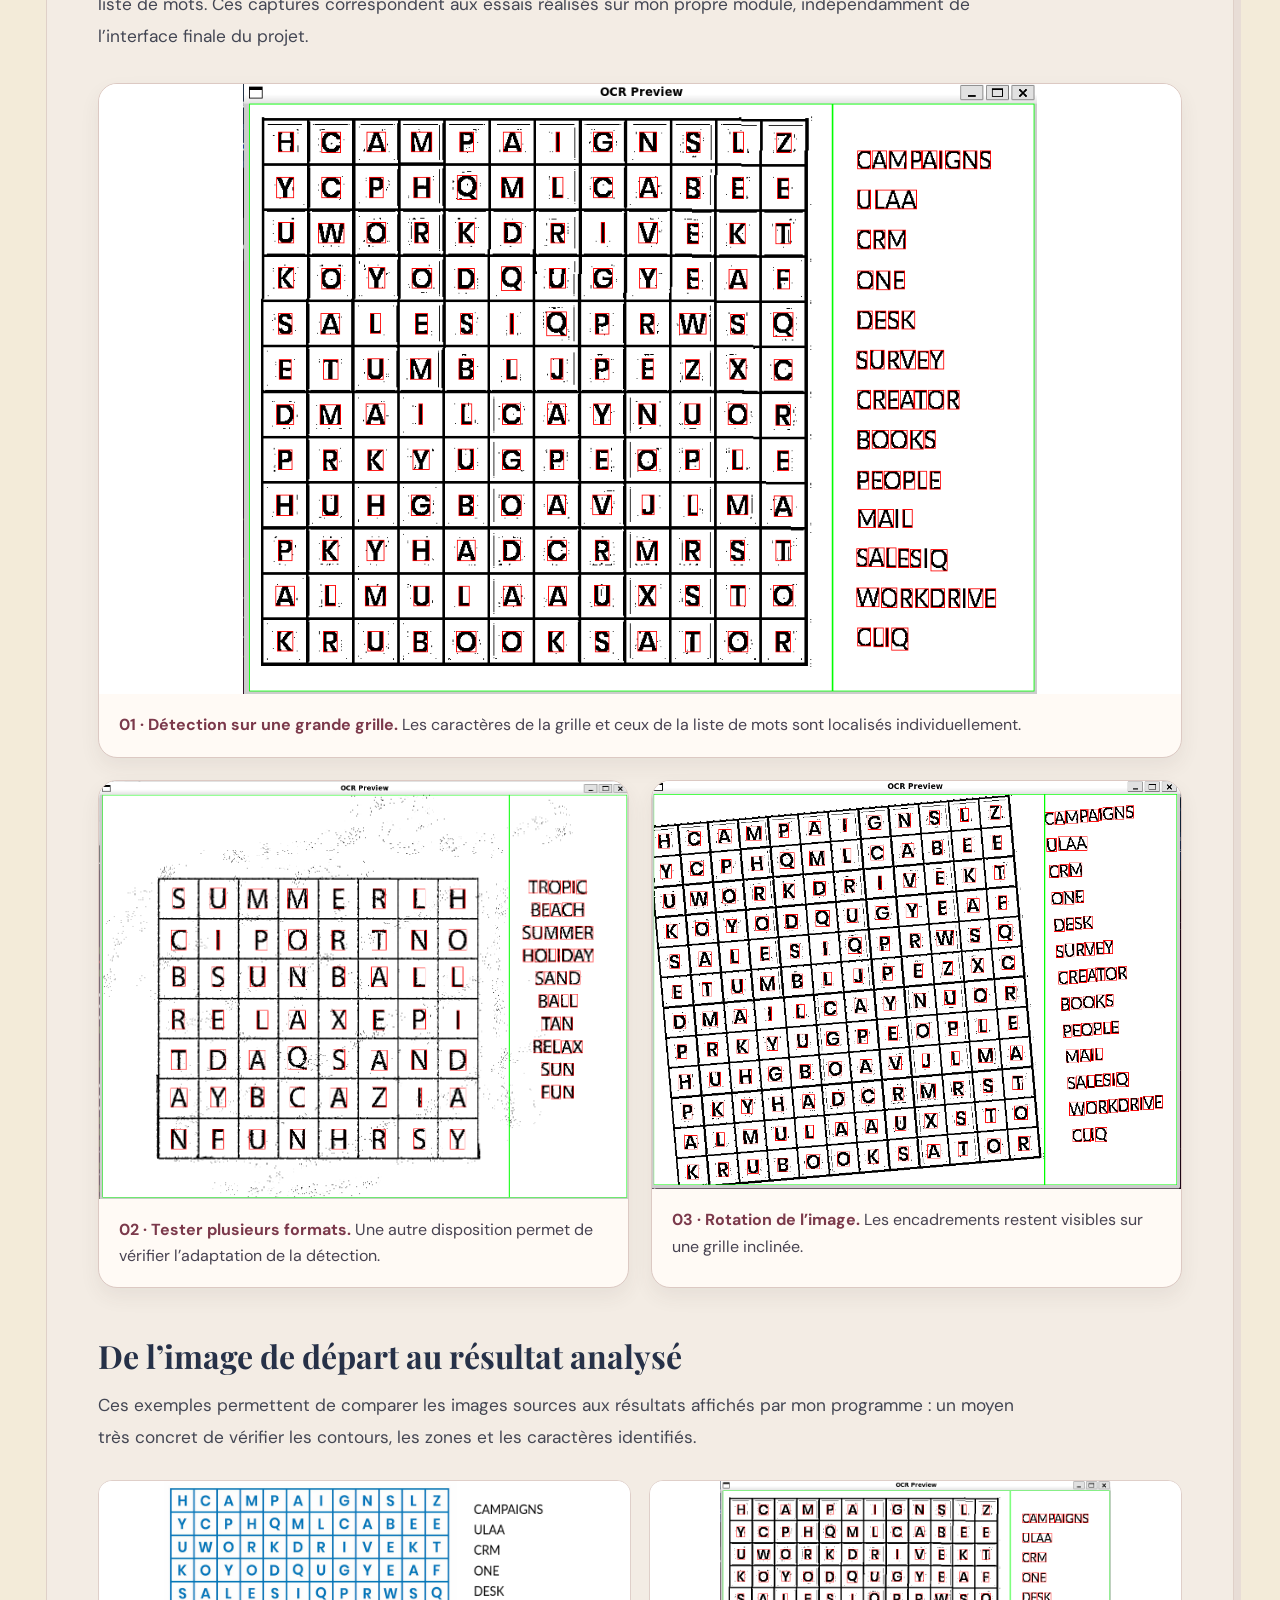
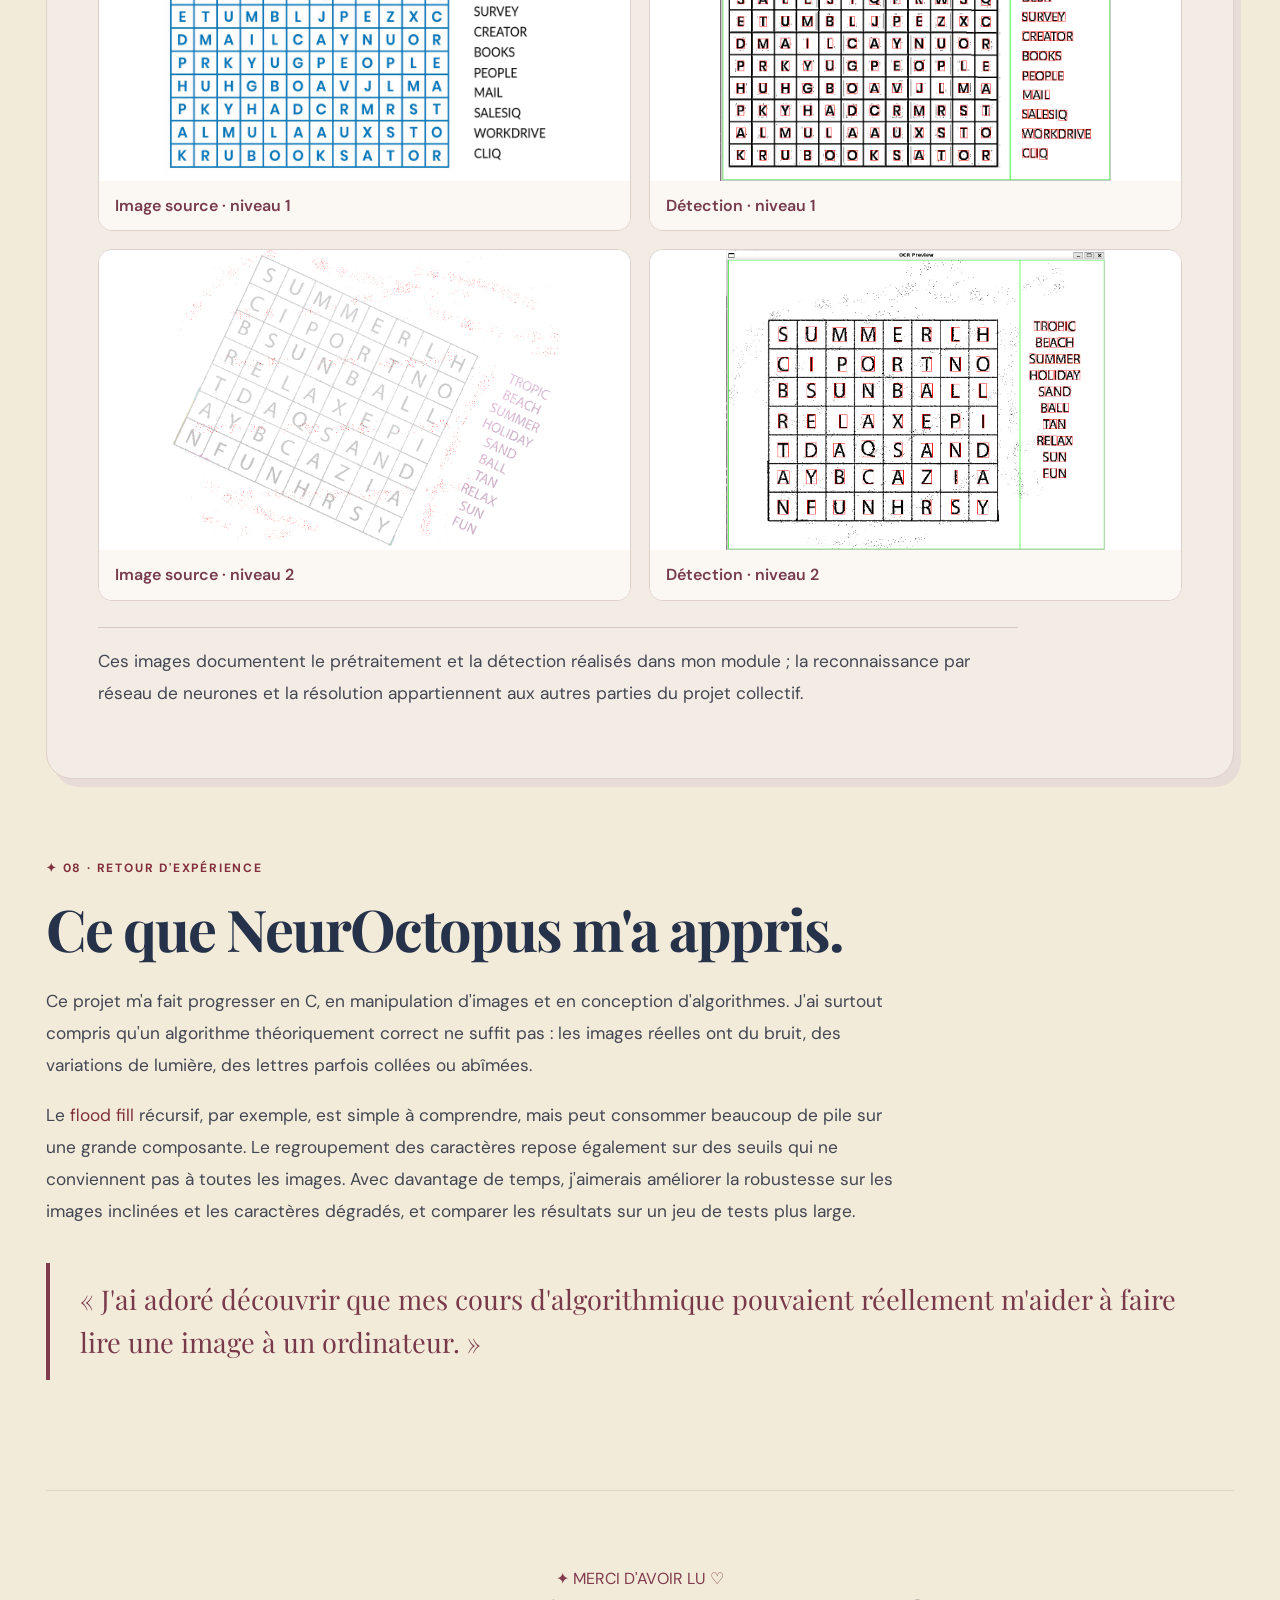
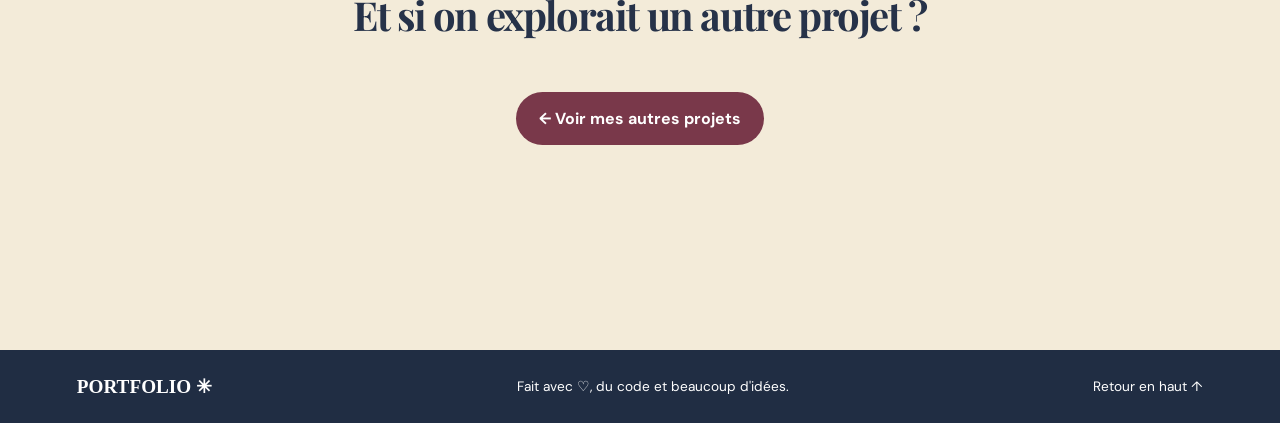
<file: projet-ocr.html>
<!doctype html><html lang="fr"><head><meta charset="utf-8"><meta name="viewport" content="width=device-width,initial-scale=1"><meta name="theme-color" content="#f5f0e7"><title>NeurOctopus — Norah Beillevert</title><link rel="preconnect" href="https://fonts.googleapis.com"><link rel="stylesheet" href="https://fonts.googleapis.com/css2?family=DM+Sans:wght@400;500;600;700&family=Playfair+Display:wght@500;600;700&display=swap"><link rel="stylesheet" href="style.css"></head><body><a class="skip" href="#main">Aller au contenu</a><header class="header"><a class="logo" href="index.html#accueil">PORTFOLIO <span class="gear">⚙</span><small>NORAH BEILLEVERT · EPITA</small></a><button aria-controls="nav" aria-expanded="false" aria-label="Ouvrir le menu" class="menu-toggle">☰</button><nav id="nav"><a href="index.html#accueil">Accueil</a><a href="index.html#projets">Projets</a><a href="index.html#apropos">À propos</a><a href="index.html#contact">Contact</a></nav></header><main id="main" class="case-shell tower-case ocr-case"><div class="case-top"><a class="case-back" href="index.html#projets">← Tous les projets</a><span class="case-kicker">BEHIND THE CODE ♡</span></div>
<div class="ocr-hero"><div><span class="eyebrow">✦ 2025–2026 · C · SDL2 · ÉQUIPE DE TROIS</span><h1>Neur<em>Octopus.</em></h1><p>Comment apprendre à un programme à lire des mots mêlés ? Tout commence par les pixels… et quelques algorithmes étudiés en cours. 🐙</p><div class="case-meta"><span>Vision par ordinateur</span><span>Graphes</span><span>Segmentation</span><span>OCR</span></div><a class="tower-primary" href="#soutenance">Découvrir la soutenance ↓</a></div><div class="ocr-hero-mark" aria-hidden="true"><span>◌</span><strong>OCR</strong><small>DU PIXEL<br>À LA LETTRE ✳</small></div></div>
<section class="tower-section tower-presentation" id="soutenance"><span class="eyebrow">✦ 01 · SOUTENANCE</span><h2>Le projet, <em>en images.</em> ♡</h2><p>Voici notre véritable diaporama de soutenance. Parcours les diapositives avec les flèches pour découvrir l'architecture, les traitements, le réseau de neurones et l'interface du projet.</p><div class="tower-slide"><button class="tower-slide-prev" type="button" aria-label="Diapositive précédente">❮</button><img id="ocr-slide-image" src="assets/ocr/diapos/slide-01.jpg" alt="Première diapositive de la soutenance NeurOctopus"><button class="tower-slide-next" type="button" aria-label="Diapositive suivante">❯</button></div><div class="tower-slide-tools"><span id="ocr-slide-count" aria-live="polite">01 / 09</span><div class="tower-slide-dots" id="ocr-slide-dots"></div></div><div class="tower-docs"><a href="assets/ocr/soutenance.pdf" target="_blank" rel="noopener">↗ Soutenance en PDF</a><a href="assets/ocr/rapport-technique.pdf" target="_blank" rel="noopener">↗ Rapport technique complet</a></div></section>
<section class="tower-section" id="concept"><span class="eyebrow">✦ 02 · LE DÉFI</span><h2>Lire une image avant de résoudre une énigme.</h2><p>NeurOctopus est un projet réalisé à trois : à partir de la photographie d'une grille de mots mêlés, notre programme doit isoler les caractères, les reconnaître, reconstruire les mots et chercher leurs positions dans la grille.</p><p>Nous avons choisi de séparer le travail en plusieurs modules écrits en C. Cette architecture permet de tester chaque étape indépendamment, mais elle impose une contrainte : si la première étape produit des caractères mal découpés, toute la suite en pâtit.</p><div class="ocr-pipeline" aria-label="Chaîne de traitement"><span>Image</span><b>→</b><span>Prétraitement</span><b>→</b><span>Segmentation</span><b>→</b><span>OCR</span><b>→</b><span>Résolution</span></div></section>
<section class="tower-section" id="role"><span class="eyebrow">✦ 03 · MA CONTRIBUTION</span><h2>Du pixel <em>à la lettre.</em></h2><p>Je me suis principalement occupée de la <strong>détection et du prétraitement des images</strong>. Mon objectif était de rendre des images parfois imparfaites suffisamment lisibles pour que les autres modules puissent travailler : isoler les caractères, repérer la grille et la liste de mots, puis exporter des lettres individuelles.</p><div class="tower-feature-grid"><article class="tower-feature tower-feature-lead"><span>✳</span><h3>Prétraitement</h3><p>J'ai conçu une succession d'opérations : passage en niveaux de gris, étirement du contraste, binarisation adaptative à partir de la moyenne des pixels voisins, puis réduction du bruit. Chaque transformation prépare la suivante.</p></article><article class="tower-feature"><span>01 ♡</span><h3>Composantes connexes</h3><p>Parcours récursif des pixels noirs adjacents, marquage des pixels visités et création de boîtes englobantes pour repérer les caractères.</p></article><article class="tower-feature"><span>02 ✧</span><h3>Grille et mots</h3><p>Analyse de la densité de pixels pour séparer les zones, puis regroupement spatial des caractères en lignes et colonnes.</p></article><article class="tower-feature"><span>03 ⚙</span><h3>Extraction</h3><p>Découpage des caractères avec une marge blanche et export des images dans des dossiers organisés, pour la reconnaissance ultérieure.</p></article></div></section>
<section class="tower-section ocr-algorithms" id="algorithmie"><span class="eyebrow">✦ 04 · LE LIEN AVEC MES COURS</span><h2>Quand les graphes sortent <em>du tableau.</em></h2><p>C'est l'aspect du projet que j'ai particulièrement aimé : réutiliser des notions d'algorithmique vues en cours pour traiter un problème concret de vision par ordinateur.</p><div class="ocr-explain"><div class="ocr-code-card"><span class="ocr-code-label">IDÉE CLÉ · FLOOD FILL</span><pre><code>pixel noir non visité
        ↓
marquer comme visité
        ↓
explorer les 4 voisins
        ↓
mettre à jour les bornes
        ↓
une boîte par composante</code></pre></div><div><h3>Une image peut se parcourir comme un graphe.</h3><p>On peut considérer chaque pixel comme un sommet et ses voisins comme des connexions. Mon <em>flood fill</em> explore récursivement les quatre voisins d'un pixel noir, en évitant de revisiter ceux déjà parcourus. Les coordonnées extrêmes forment ensuite la boîte englobante du caractère.</p><h3>La proximité aide à reconstruire le sens.</h3><p>Après avoir détecté les caractères, je les regroupe selon leur position verticale, puis les trie horizontalement pour retrouver les lignes de la grille. Il s'agit de <strong>regroupement spatial par proximité</strong>, et non d'un classifieur k-NN.</p></div></div></section>
<section class="tower-section" id="etapes"><span class="eyebrow">✦ 05 · TRAITEMENT EN DÉTAIL</span><h2>Une chaîne de petites décisions.</h2><p>J'ai appris à ne pas chercher une solution magique : une image exploitable se construit étape par étape, avec des seuils à ajuster et des résultats intermédiaires à vérifier.</p><div class="ocr-step-grid"><article><span>01</span><h3>Niveaux de gris</h3><p>Ramener les couleurs à une intensité unique pour simplifier l'analyse.</p></article><article><span>02</span><h3>Contraste</h3><p>Étendre les intensités entre 0 et 255 afin de mieux distinguer les lettres.</p></article><article><span>03</span><h3>Seuillage local</h3><p>Comparer chaque pixel à la moyenne de son voisinage, plutôt qu'à un seuil unique.</p></article><article><span>04</span><h3>Nettoyage</h3><p>Écarter certains pixels noirs trop isolés, tout en essayant de préserver les lettres fines.</p></article><article><span>05</span><h3>Contours</h3><p>Explorer les composantes connexes et filtrer les boîtes selon leur taille et leurs proportions.</p></article><article><span>06</span><h3>Segmentation</h3><p>Reconstruire la grille et exporter les caractères pour les étapes suivantes.</p></article></div><div class="ocr-real-slide"><img loading="lazy" src="assets/ocr/diapos/slide-04.jpg" alt="Diapositive de soutenance présentant le prétraitement de l'image"><p>Extrait de notre soutenance : la partie consacrée au prétraitement de l'image.</p></div></section>
<section class="tower-section" id="equipe"><span class="eyebrow">✦ 06 · TRAVAIL D'ÉQUIPE</span><h2>Trois modules, un seul objectif.</h2><p>Mon travail fournissait les images de caractères aux étapes suivantes. Mes camarades se sont notamment occupés de la <strong>reconnaissance par réseau de neurones</strong> et de la <strong>résolution des mots mêlés</strong>. Nous devions faire correspondre nos formats de données et comprendre les erreurs d'un module à l'autre.</p><p>Ce projet m'a fait mesurer à quel point la qualité des entrées et la clarté des interfaces entre modules sont essentielles dans un programme collectif.</p></section>
<section class="tower-section ocr-results" id="visualisation">
<span class="eyebrow">✦ 07 · MES RÉSULTATS EN IMAGES</span>
<h2>Des algorithmes que l’on peut <em>voir fonctionner.</em> ♡</h2>
<p>Pour tester ma partie du projet, j’ai utilisé SDL2 afin d’afficher les résultats de mes traitements d’image. Les rectangles rouges permettent de visualiser les caractères détectés, et les lignes vertes séparent la grille de la liste de mots. Ces captures correspondent aux essais réalisés sur mon propre module, indépendamment de l’interface finale du projet.</p>
<div class="ocr-results-grid">
<figure class="ocr-result ocr-result-wide"><img loading="lazy" src="assets/ocr/resultats/detection-niveau-1.png" alt="Aperçu OCR du niveau 1 : grille et liste de mots, caractères encadrés en rouge et séparation verte"><figcaption><strong>01 · Détection sur une grande grille.</strong> Les caractères de la grille et ceux de la liste de mots sont localisés individuellement.</figcaption></figure>
<figure class="ocr-result"><img loading="lazy" src="assets/ocr/resultats/detection-niveau-2.png" alt="Aperçu OCR du niveau 2 : autre taille de grille avec encadrement des caractères"><figcaption><strong>02 · Tester plusieurs formats.</strong> Une autre disposition permet de vérifier l’adaptation de la détection.</figcaption></figure>
<figure class="ocr-result"><img loading="lazy" src="assets/ocr/resultats/rotation-niveau-1.png" alt="Aperçu OCR d’une grille inclinée dont les caractères restent encadrés"><figcaption><strong>03 · Rotation de l’image.</strong> Les encadrements restent visibles sur une grille inclinée.</figcaption></figure>
</div>
<h3 class="ocr-comparison-title">De l’image de départ au résultat analysé</h3>
<p>Ces exemples permettent de comparer les images sources aux résultats affichés par mon programme : un moyen très concret de vérifier les contours, les zones et les caractères identifiés.</p>
<div class="ocr-comparisons">
<figure><img loading="lazy" src="assets/ocr/resultats/source-niveau-1.png" alt="Image source d’une grille de mots mêlés de niveau 1"><figcaption>Image source · niveau 1</figcaption></figure>
<figure><img loading="lazy" src="assets/ocr/resultats/detection-niveau-1.png" alt="Résultat de la détection des caractères pour le niveau 1"><figcaption>Détection · niveau 1</figcaption></figure>
<figure><img loading="lazy" src="assets/ocr/resultats/source-niveau-2.png" alt="Image source inclinée d’une grille de mots mêlés de niveau 2"><figcaption>Image source · niveau 2</figcaption></figure>
<figure><img loading="lazy" src="assets/ocr/resultats/detection-niveau-2.png" alt="Résultat de la détection des caractères pour le niveau 2"><figcaption>Détection · niveau 2</figcaption></figure>
</div>
<p class="ocr-results-note">Ces images documentent le prétraitement et la détection réalisés dans mon module ; la reconnaissance par réseau de neurones et la résolution appartiennent aux autres parties du projet collectif.</p>
</section>
<section class="tower-section" id="bilan"><span class="eyebrow">✦ 08 · RETOUR D'EXPÉRIENCE</span><h2>Ce que NeurOctopus m'a appris.</h2><p>Ce projet m'a fait progresser en C, en manipulation d'images et en conception d'algorithmes. J'ai surtout compris qu'un algorithme théoriquement correct ne suffit pas : les images réelles ont du bruit, des variations de lumière, des lettres parfois collées ou abîmées.</p><p>Le <em>flood fill</em> récursif, par exemple, est simple à comprendre, mais peut consommer beaucoup de pile sur une grande composante. Le regroupement des caractères repose également sur des seuils qui ne conviennent pas à toutes les images. Avec davantage de temps, j'aimerais améliorer la robustesse sur les images inclinées et les caractères dégradés, et comparer les résultats sur un jeu de tests plus large.</p><blockquote class="tower-quote">« J'ai adoré découvrir que mes cours d'algorithmique pouvaient réellement m'aider à faire lire une image à un ordinateur. »</blockquote></section>
<div class="tower-end"><span>✦ MERCI D'AVOIR LU ♡</span><h2>Et si on explorait un autre projet ?</h2><a href="index.html#projets">← Voir mes autres projets</a></div></main><footer><strong>PORTFOLIO ✳</strong><span>Fait avec ♡, du code et beaucoup d'idées.</span><a href="#main">Retour en haut ↑</a></footer><script src="script.js" defer></script><script src="ocr-slides.js" defer></script></body></html>
</file>
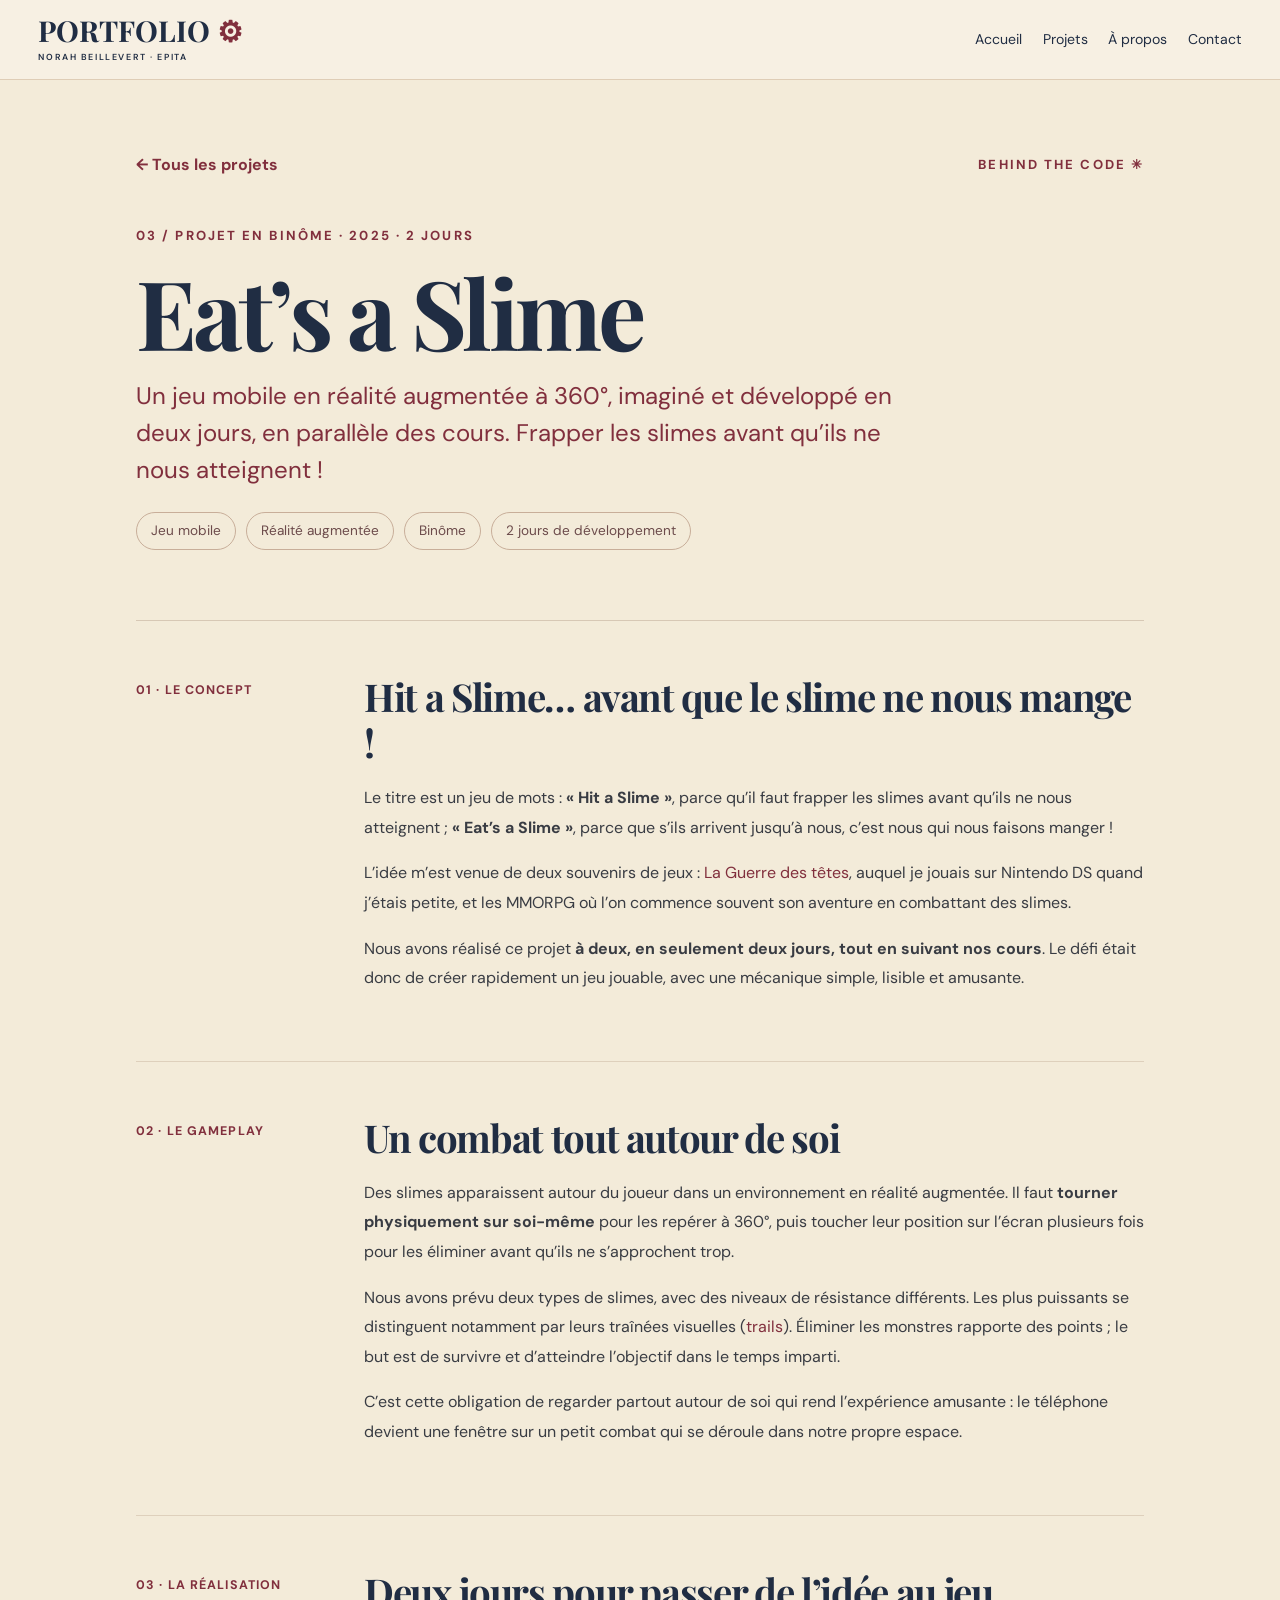
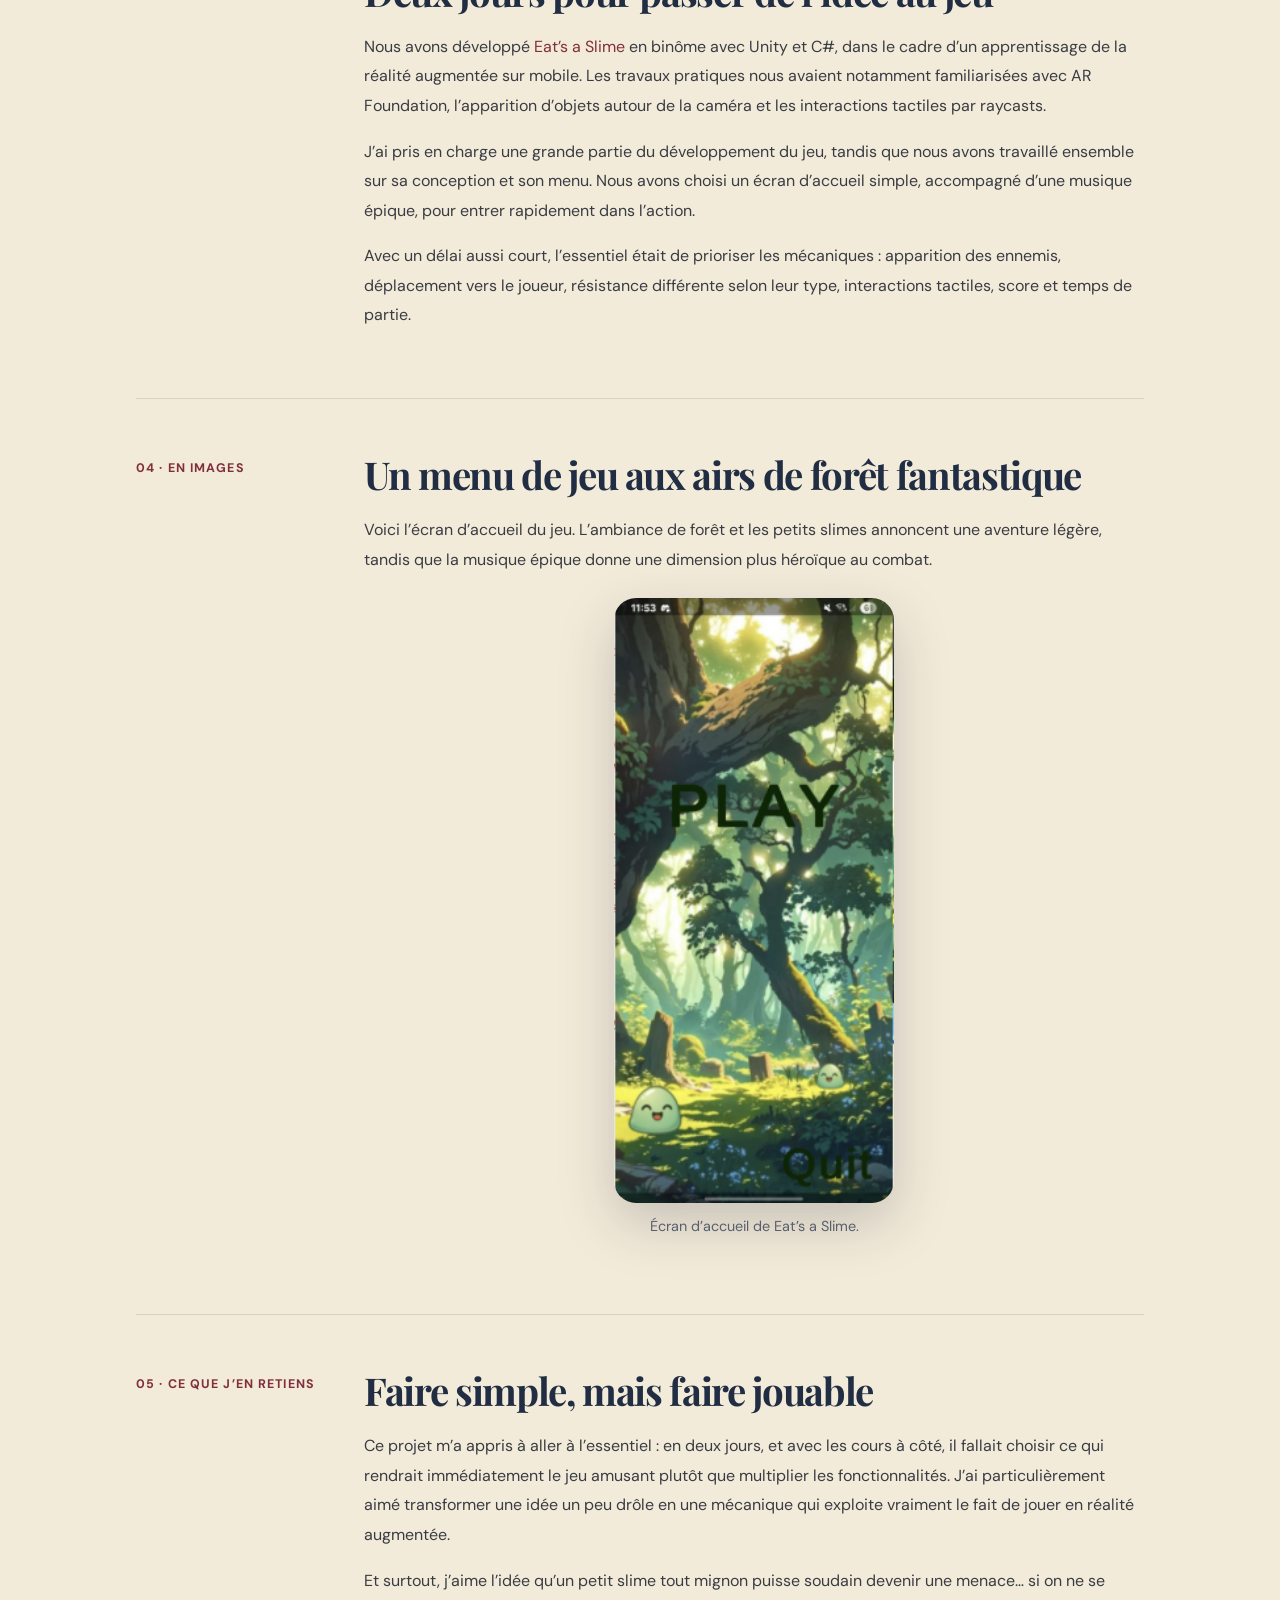
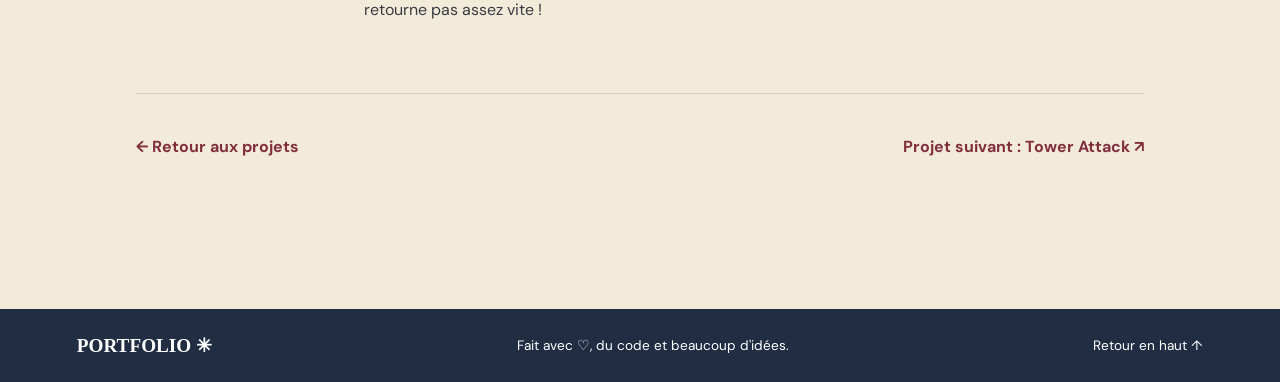
<file: projet-slime.html>
<!DOCTYPE html><html lang="fr"><head><meta charset="utf-8"><meta name="viewport" content="width=device-width, initial-scale=1"><meta name="theme-color" content="#f3ebd9"><title>Eat’s a Slime — Norah Beillevert</title><link rel="preconnect" href="https://fonts.googleapis.com"><link rel="stylesheet" href="https://fonts.googleapis.com/css2?family=DM+Sans:wght@400;500;600;700&family=Playfair+Display:wght@500;600;700&display=swap"><link rel="stylesheet" href="style.css"><style>.slime-menu-shot{margin:1.5rem 0;text-align:center}.slime-menu-shot img{display:block;max-width:280px;width:100%;height:auto;margin:auto;border-radius:22px;box-shadow:0 20px 55px #1d233a35}.slime-menu-shot figcaption{font-size:.9rem;opacity:.7;margin-top:12px}</style></head><body><a class="skip" href="#main">Aller au contenu</a><header class="header"><a class="logo" href="index.html#accueil">PORTFOLIO <span class="gear">⚙</span><small>NORAH BEILLEVERT · EPITA</small></a><button aria-controls="nav" aria-expanded="false" aria-label="Ouvrir le menu" class="menu-toggle">☰</button><nav id="nav"><a href="index.html#accueil">Accueil</a><a href="index.html#projets">Projets</a><a href="index.html#apropos">À propos</a><a href="index.html#contact">Contact</a></nav></header><main id="main" class="case-shell"><div class="case-top"><a class="case-back" href="index.html#projets">← Tous les projets</a><span class="case-kicker">BEHIND THE CODE ✳</span></div><div class="case-hero reveal"><span class="case-kicker">03 / PROJET EN BINÔME · 2025 · 2 JOURS</span><h1>Eat’s a Slime</h1><p class="case-lead">Un jeu mobile en réalité augmentée à 360°, imaginé et développé en deux jours, en parallèle des cours. Frapper les slimes avant qu’ils ne nous atteignent !</p><div class="case-meta"><span>Jeu mobile</span><span>Réalité augmentée</span><span>Binôme</span><span>2 jours de développement</span></div></div><section class="case-section reveal"><div class="case-index">01 · Le concept</div><div><h2>Hit a Slime… avant que le slime ne nous mange !</h2><p>Le titre est un jeu de mots : <strong>« Hit a Slime »</strong>, parce qu’il faut frapper les slimes avant qu’ils ne nous atteignent ; <strong>« Eat’s a Slime »</strong>, parce que s’ils arrivent jusqu’à nous, c’est nous qui nous faisons manger !</p><p>L’idée m’est venue de deux souvenirs de jeux : <em>La Guerre des têtes</em>, auquel je jouais sur Nintendo DS quand j’étais petite, et les MMORPG où l’on commence souvent son aventure en combattant des slimes.</p><p>Nous avons réalisé ce projet <strong>à deux, en seulement deux jours, tout en suivant nos cours</strong>. Le défi était donc de créer rapidement un jeu jouable, avec une mécanique simple, lisible et amusante.</p></div></section><section class="case-section reveal"><div class="case-index">02 · Le gameplay</div><div><h2>Un combat tout autour de soi</h2><p>Des slimes apparaissent autour du joueur dans un environnement en réalité augmentée. Il faut <strong>tourner physiquement sur soi-même</strong> pour les repérer à 360°, puis toucher leur position sur l’écran plusieurs fois pour les éliminer avant qu’ils ne s’approchent trop.</p><p>Nous avons prévu deux types de slimes, avec des niveaux de résistance différents. Les plus puissants se distinguent notamment par leurs traînées visuelles (<em>trails</em>). Éliminer les monstres rapporte des points ; le but est de survivre et d’atteindre l’objectif dans le temps imparti.</p><p>C’est cette obligation de regarder partout autour de soi qui rend l’expérience amusante : le téléphone devient une fenêtre sur un petit combat qui se déroule dans notre propre espace.</p></div></section><section class="case-section reveal"><div class="case-index">03 · La réalisation</div><div><h2>Deux jours pour passer de l’idée au jeu</h2><p>Nous avons développé <em>Eat’s a Slime</em> en binôme avec Unity et C#, dans le cadre d’un apprentissage de la réalité augmentée sur mobile. Les travaux pratiques nous avaient notamment familiarisées avec AR Foundation, l’apparition d’objets autour de la caméra et les interactions tactiles par raycasts.</p><p>J’ai pris en charge une grande partie du développement du jeu, tandis que nous avons travaillé ensemble sur sa conception et son menu. Nous avons choisi un écran d’accueil simple, accompagné d’une musique épique, pour entrer rapidement dans l’action.</p><p>Avec un délai aussi court, l’essentiel était de prioriser les mécaniques : apparition des ennemis, déplacement vers le joueur, résistance différente selon leur type, interactions tactiles, score et temps de partie.</p></div></section><section class="case-section reveal"><div class="case-index">04 · En images</div><div><h2>Un menu de jeu aux airs de forêt fantastique</h2><p>Voici l’écran d’accueil du jeu. L’ambiance de forêt et les petits slimes annoncent une aventure légère, tandis que la musique épique donne une dimension plus héroïque au combat.</p><figure class="slime-menu-shot"><img src="assets/eats-a-slime-menu.png" alt="Menu mobile de Eat’s a Slime : forêt fantastique, boutons Play et Quit et deux petits slimes verts" loading="lazy"><figcaption>Écran d’accueil de Eat’s a Slime.</figcaption></figure></div></section><section class="case-section reveal"><div class="case-index">05 · Ce que j’en retiens</div><div><h2>Faire simple, mais faire jouable</h2><p>Ce projet m’a appris à aller à l’essentiel : en deux jours, et avec les cours à côté, il fallait choisir ce qui rendrait immédiatement le jeu amusant plutôt que multiplier les fonctionnalités. J’ai particulièrement aimé transformer une idée un peu drôle en une mécanique qui exploite vraiment le fait de jouer en réalité augmentée.</p><p>Et surtout, j’aime l’idée qu’un petit slime tout mignon puisse soudain devenir une menace… si on ne se retourne pas assez vite !</p></div></section><div class="case-footer"><a href="index.html#projets">← Retour aux projets</a><a href="projet-tower.html">Projet suivant : Tower Attack ↗</a></div></main><footer><strong>PORTFOLIO ✳</strong><span>Fait avec ♡, du code et beaucoup d'idées.</span><a href="#main">Retour en haut ↑</a></footer><script src="script.js"></script></body></html>
</file>
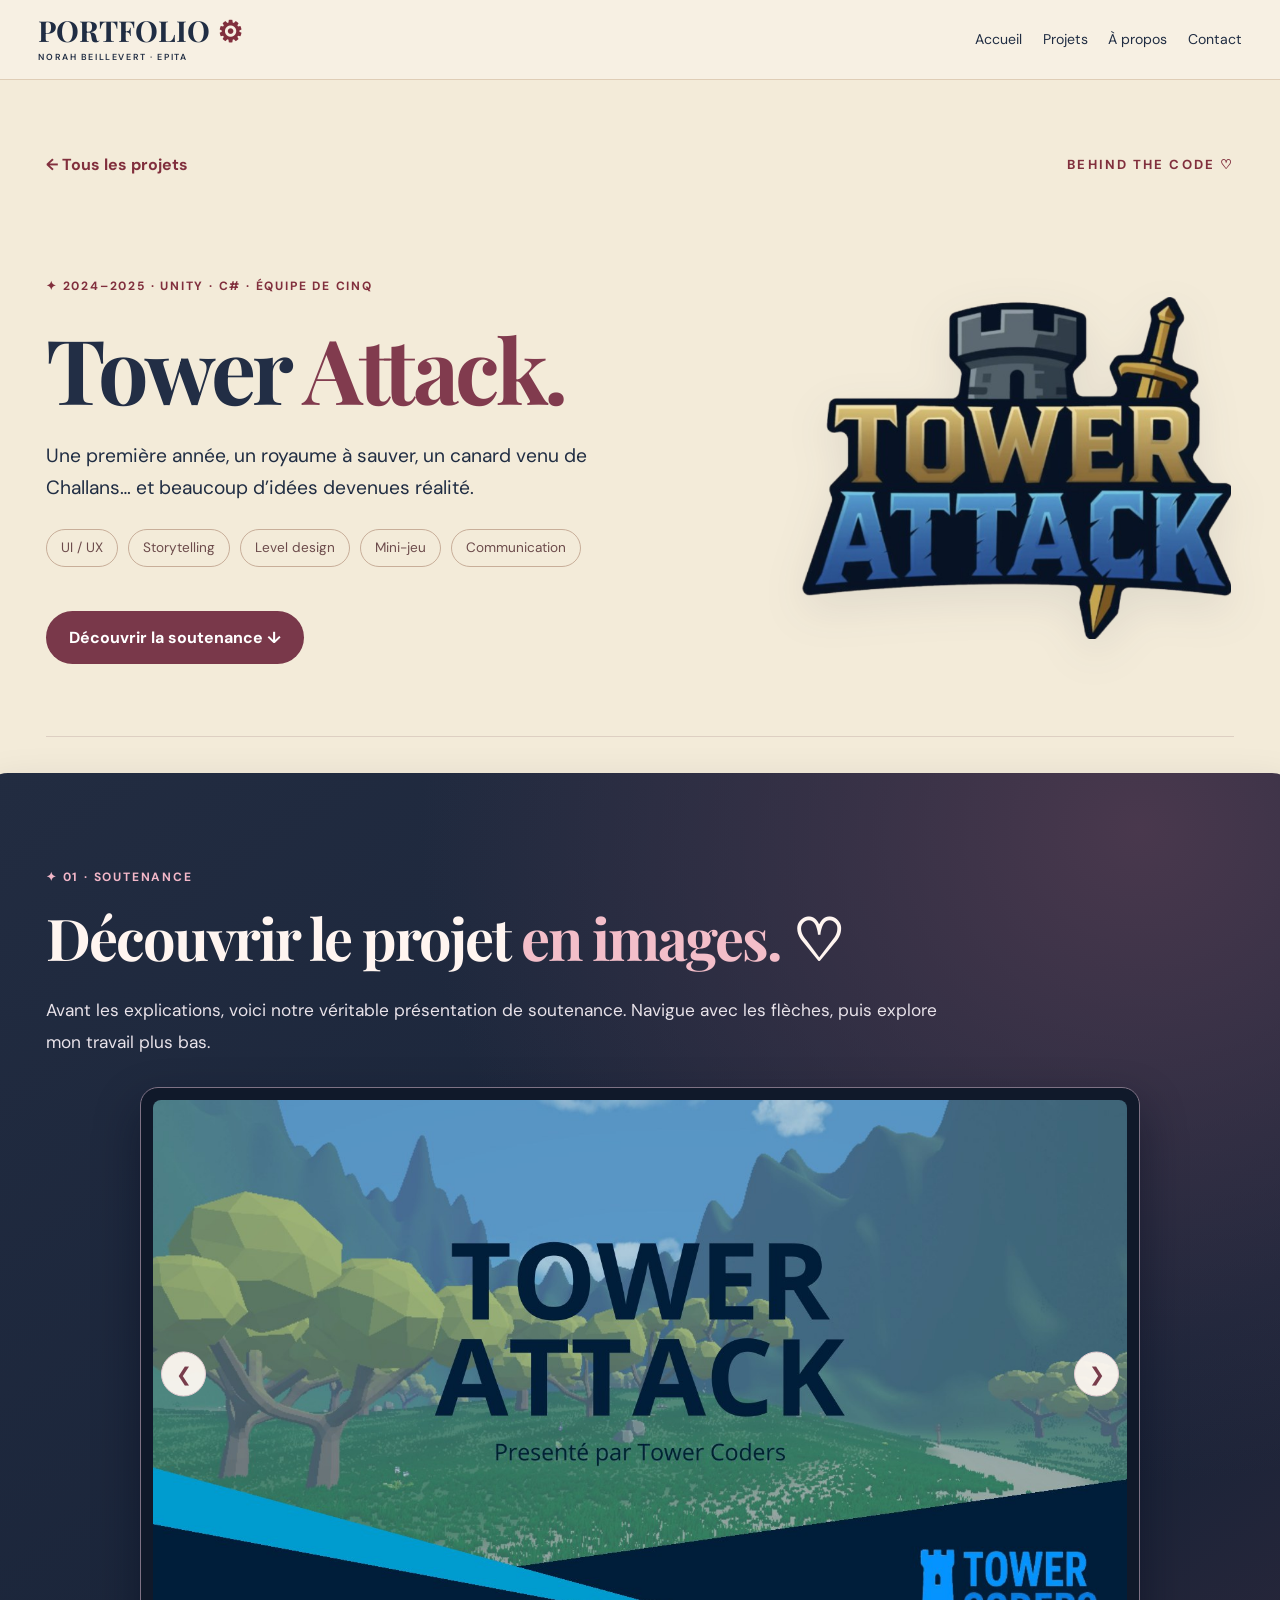
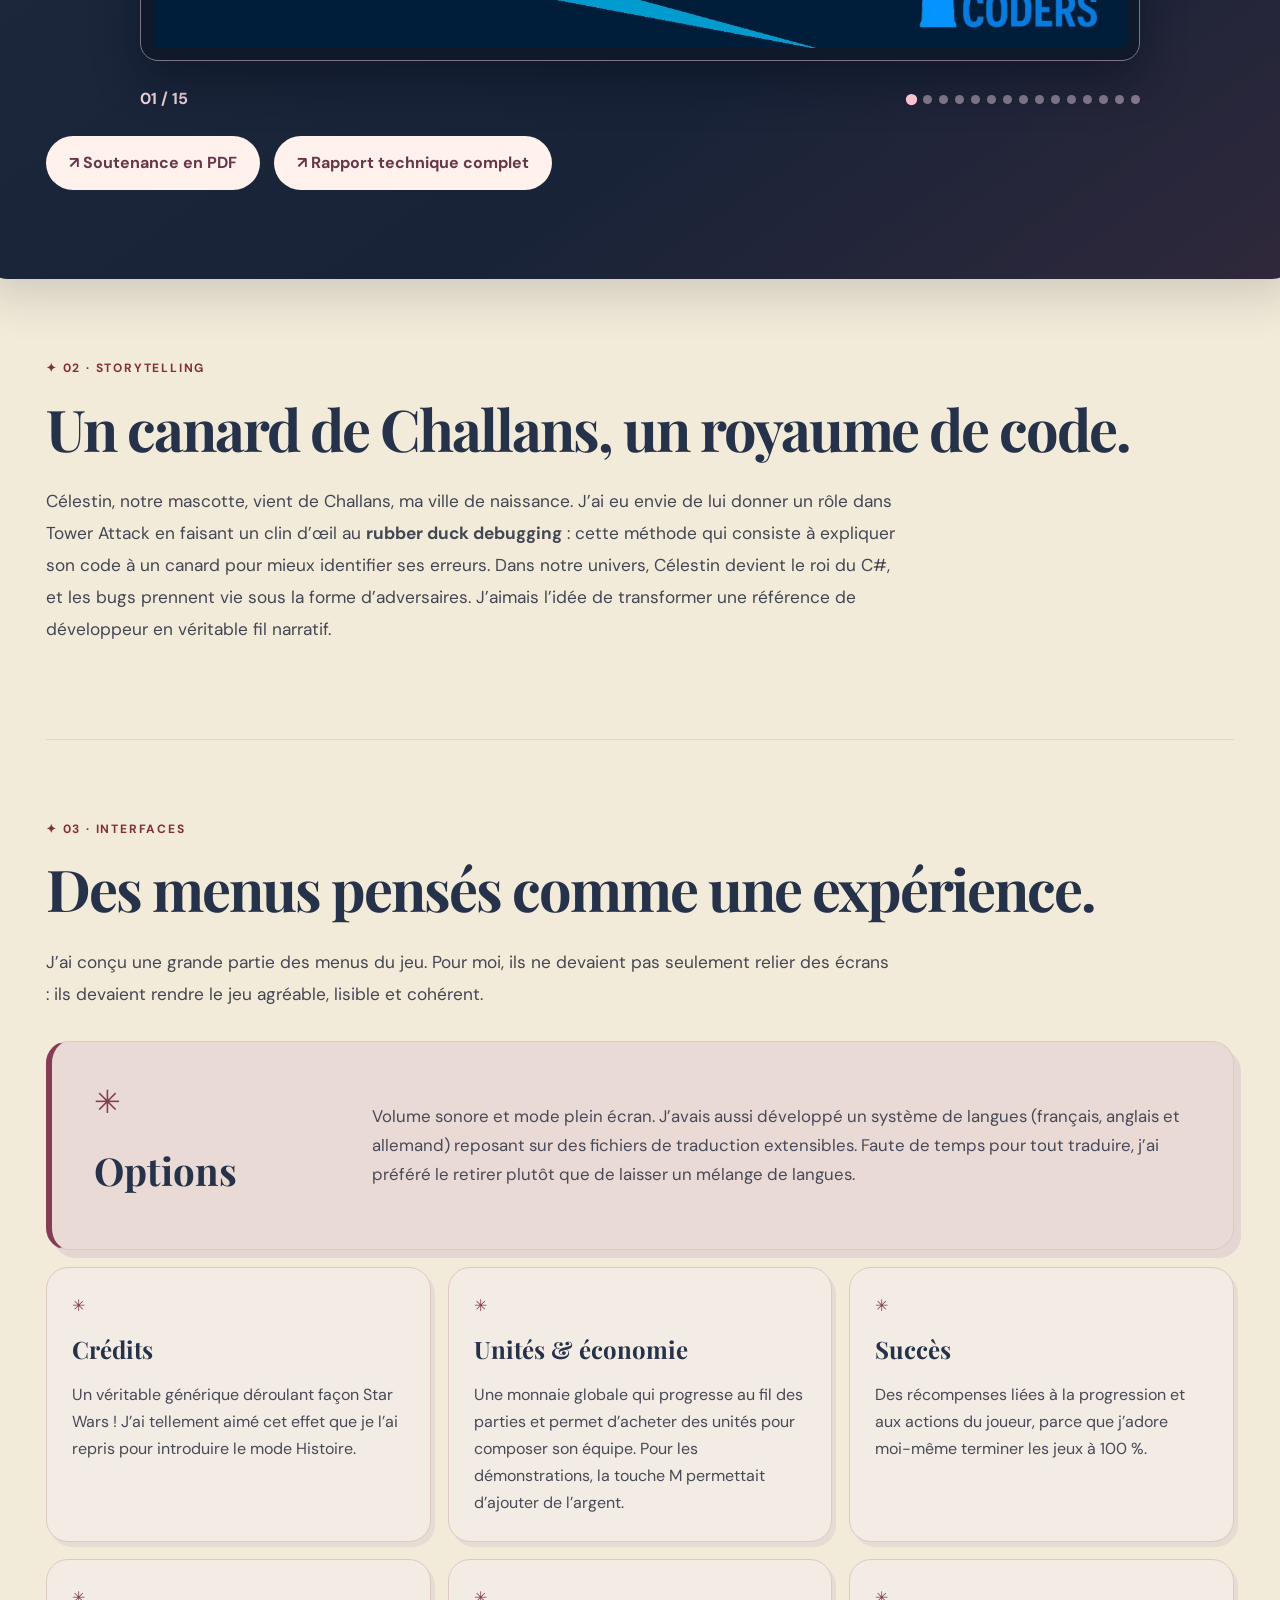
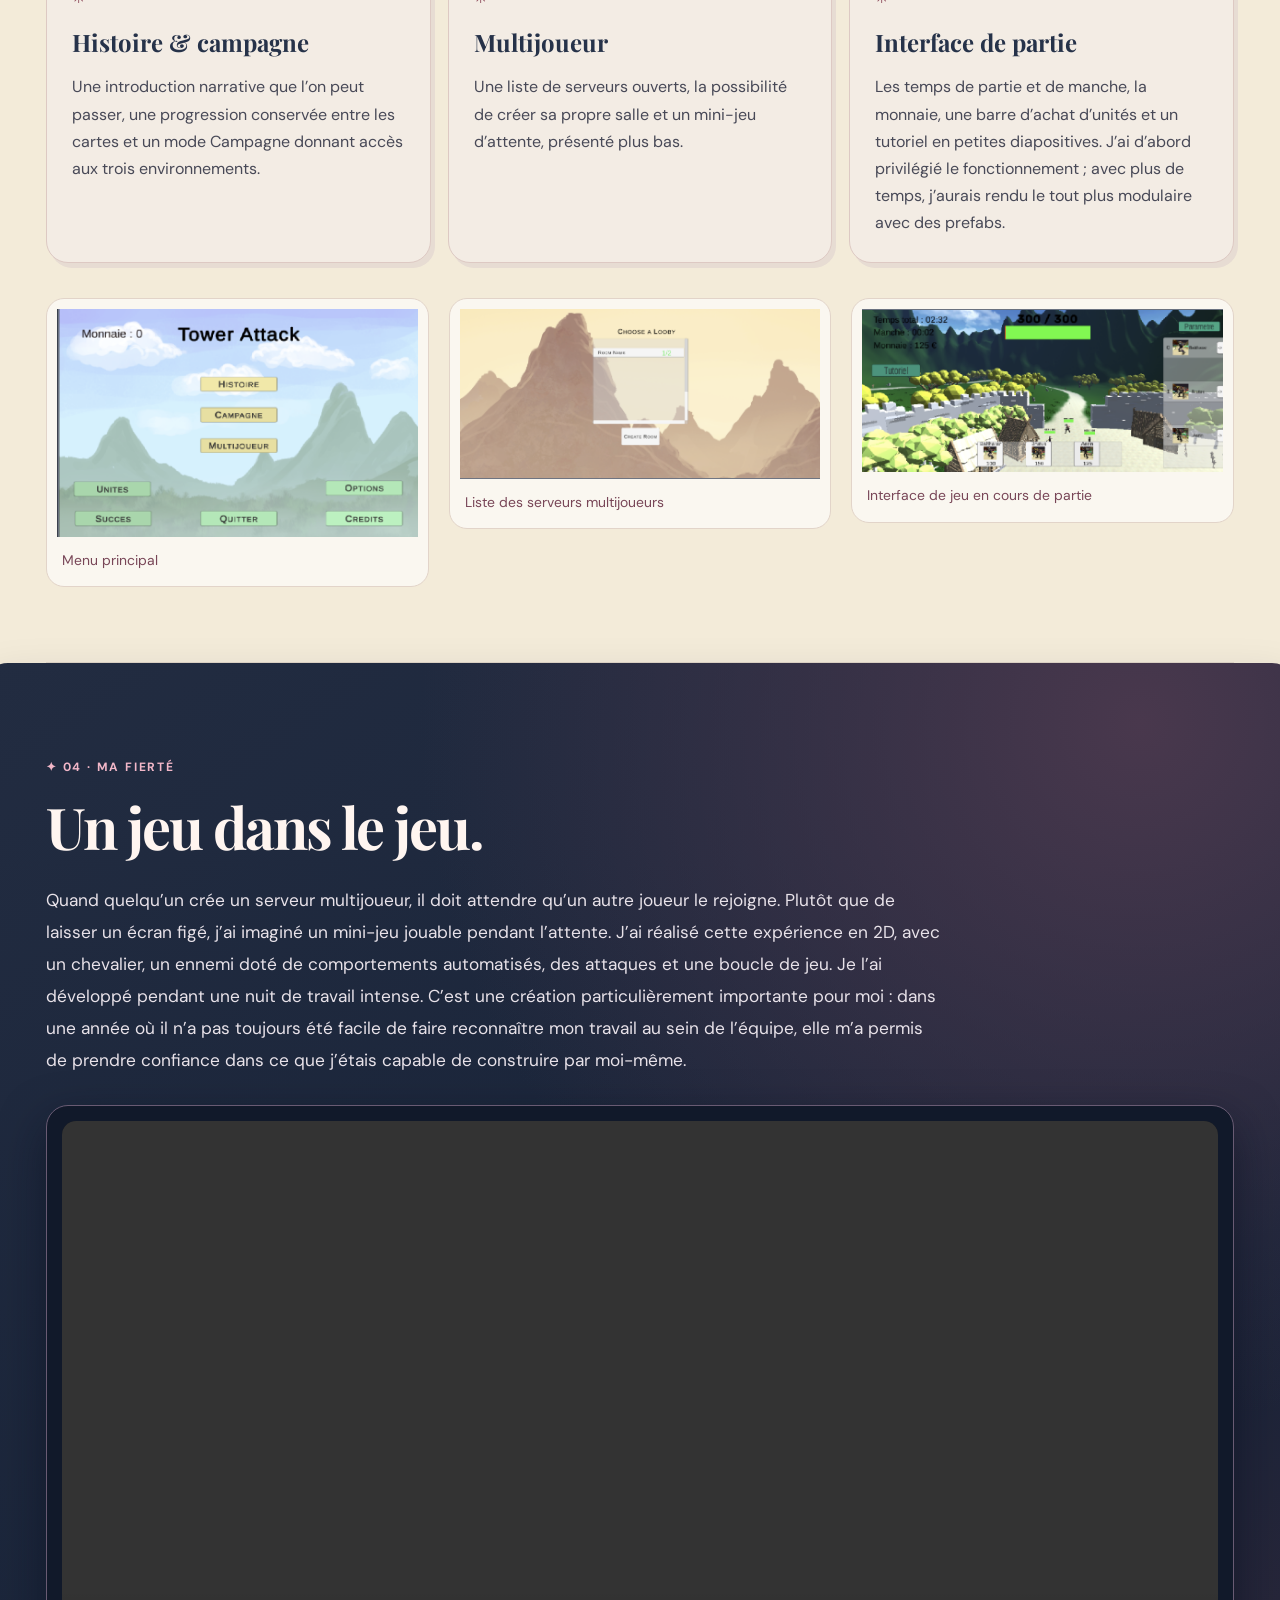
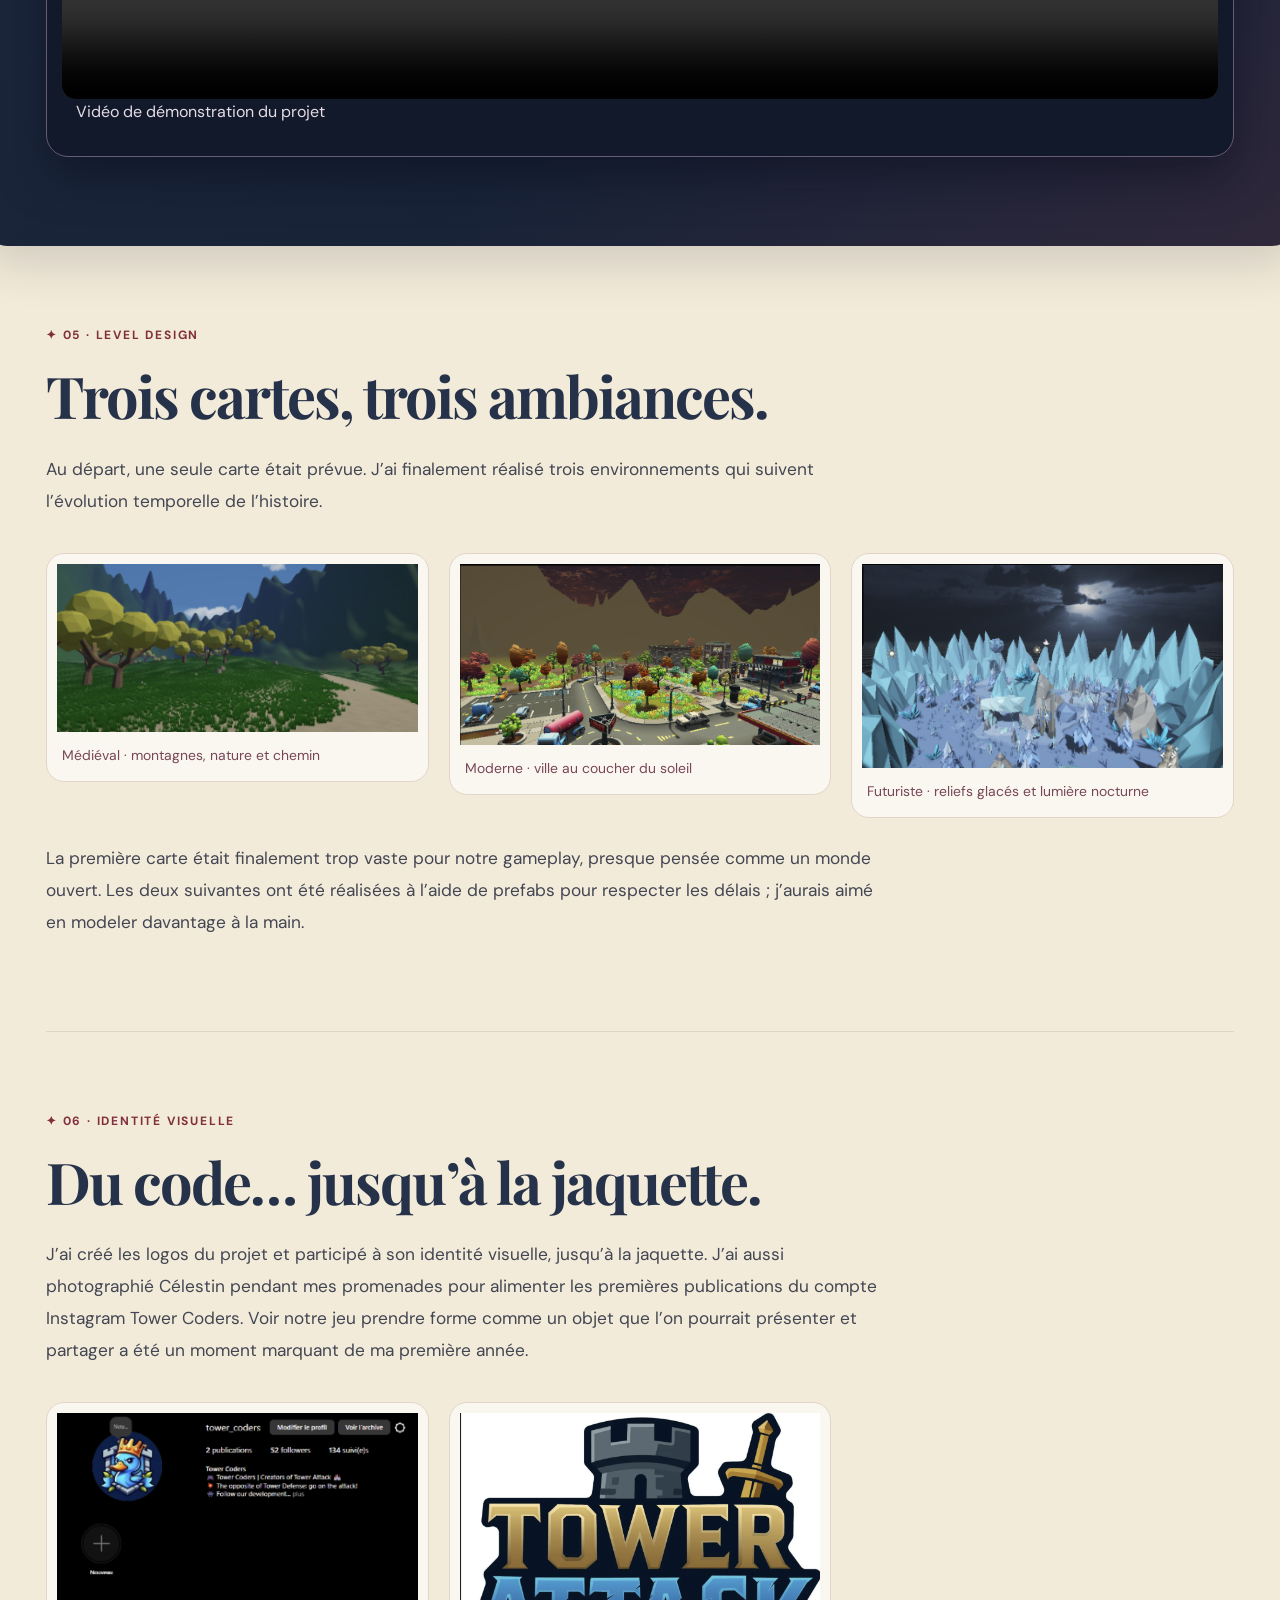
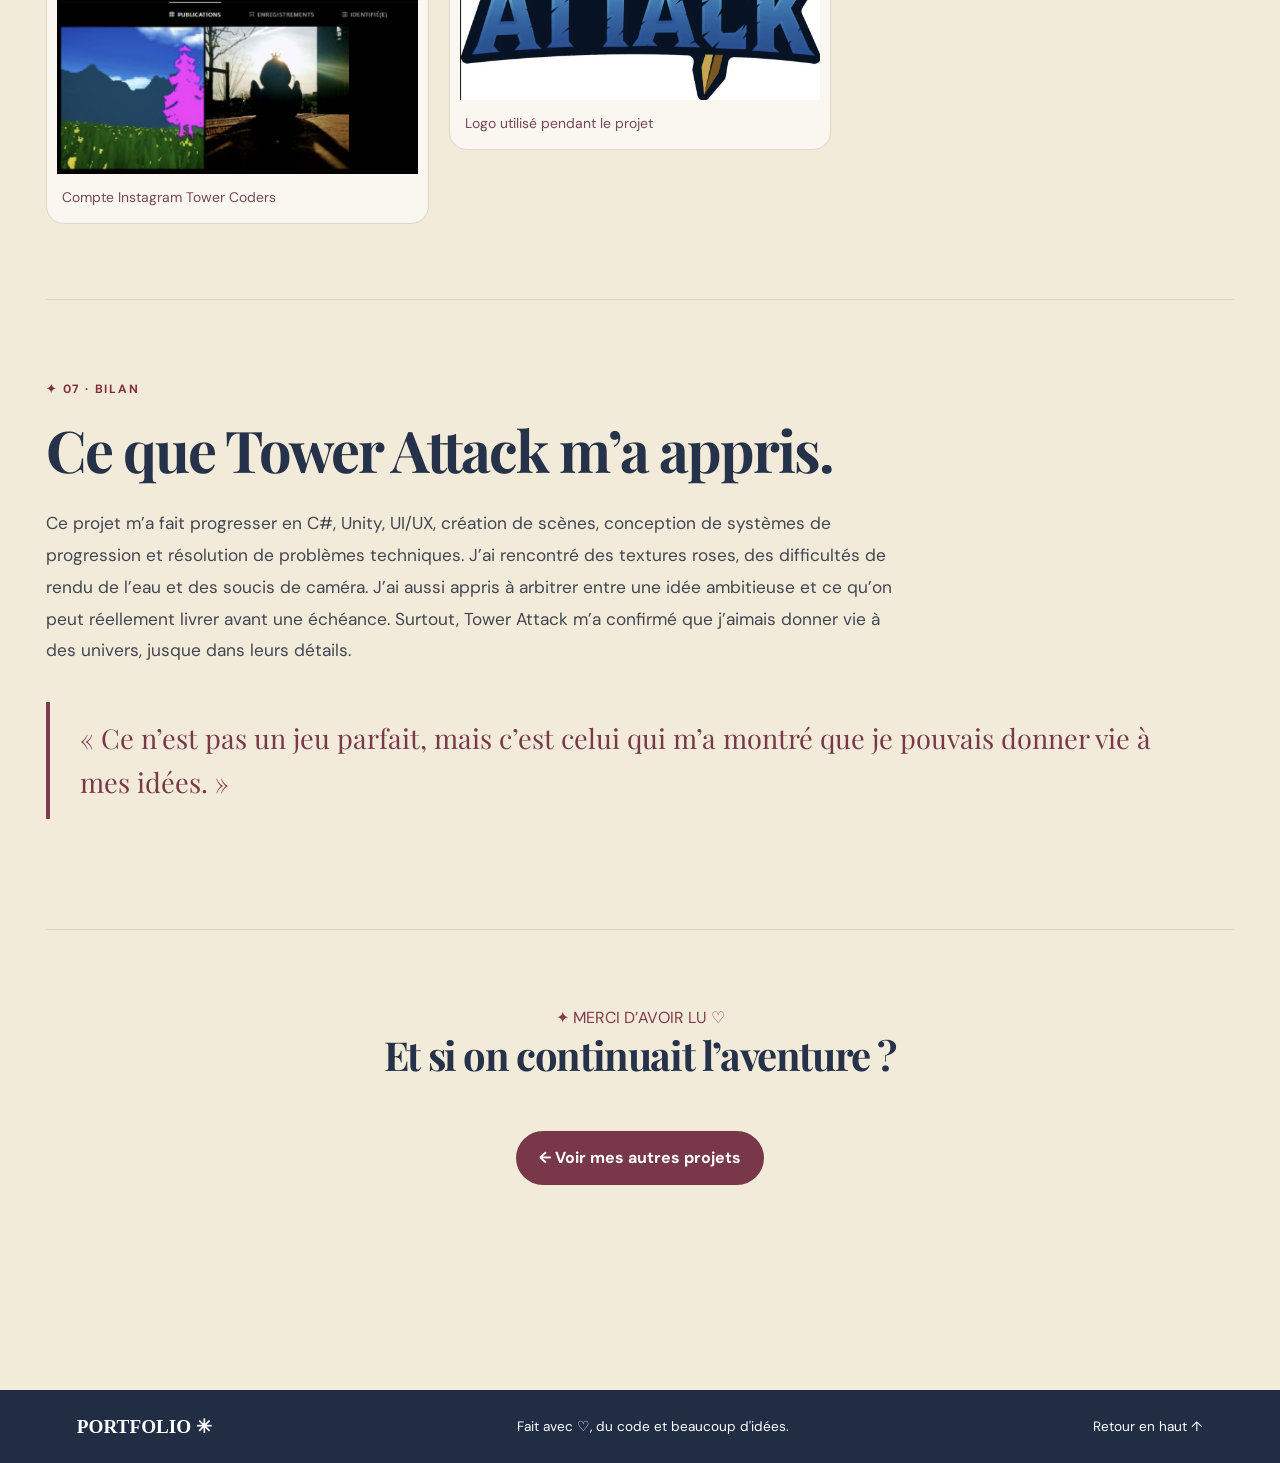
<file: projet-tower.html>
<!doctype html><html lang="fr"><head><meta charset="utf-8"><meta name="viewport" content="width=device-width,initial-scale=1"><meta name="theme-color" content="#f5f0e7"><title>Tower Attack — Norah Beillevert</title><link rel="preconnect" href="https://fonts.googleapis.com"><link rel="stylesheet" href="https://fonts.googleapis.com/css2?family=DM+Sans:wght@400;500;600;700&family=Playfair+Display:wght@500;600;700&display=swap"><link rel="stylesheet" href="style.css"></head><body><a class="skip" href="#main">Aller au contenu</a><header class="header"><a class="logo" href="index.html#accueil">PORTFOLIO <span class="gear">⚙</span><small>NORAH BEILLEVERT · EPITA</small></a><button aria-controls="nav" aria-expanded="false" aria-label="Ouvrir le menu" class="menu-toggle">☰</button><nav id="nav"><a href="index.html#accueil">Accueil</a><a href="index.html#projets">Projets</a><a href="index.html#apropos">À propos</a><a href="index.html#contact">Contact</a></nav></header><main id="main" class="case-shell tower-case"><div class="case-top"><a class="case-back" href="index.html#projets">← Tous les projets</a><span class="case-kicker">BEHIND THE CODE ♡</span></div><div class="tower-hero"><div><span class="eyebrow">✦ 2024–2025 · UNITY · C# · ÉQUIPE DE CINQ</span><h1>Tower <em>Attack.</em></h1><p>Une première année, un royaume à sauver, un canard venu de Challans… et beaucoup d’idées devenues réalité.</p><div class="case-meta"><span>UI / UX</span><span>Storytelling</span><span>Level design</span><span>Mini-jeu</span><span>Communication</span></div><a class="tower-primary" href="#soutenance">Découvrir la soutenance ↓</a></div><img src="assets/tower/logo-transparent.png" alt="Logo original Tower Attack, sans fond"></div><section class="tower-section tower-presentation" id="soutenance"><span class="eyebrow">✦ 01 · SOUTENANCE</span><h2>Découvrir le projet <em>en images.</em> ♡</h2><p>Avant les explications, voici notre véritable présentation de soutenance. Navigue avec les flèches, puis explore mon travail plus bas.</p><div class="tower-slide"><button class="tower-slide-prev" aria-label="Diapositive précédente">❮</button><img id="tower-slide-image" src="assets/tower/diapos/slide-01.jpg" alt="Diapositive 1 de la soutenance"><button class="tower-slide-next" aria-label="Diapositive suivante">❯</button></div><div class="tower-slide-tools"><span id="tower-slide-count">01 / 15</span><div class="tower-slide-dots" id="tower-slide-dots"></div></div><div class="tower-docs"><a href="assets/tower/soutenance.pdf" target="_blank" rel="noopener">↗ Soutenance en PDF</a><a href="assets/tower/rapport-technique.pdf" target="_blank" rel="noopener">↗ Rapport technique complet</a></div></section><section class="tower-section" id="story"><span class="eyebrow">✦ 02 · STORYTELLING</span><h2>Un canard de Challans, un royaume de code.</h2><p>Célestin, notre mascotte, vient de Challans, ma ville de naissance. J’ai eu envie de lui donner un rôle dans Tower Attack en faisant un clin d’œil au <strong>rubber duck debugging</strong> : cette méthode qui consiste à expliquer son code à un canard pour mieux identifier ses erreurs. Dans notre univers, Célestin devient le roi du C#, et les bugs prennent vie sous la forme d’adversaires. J’aimais l’idée de transformer une référence de développeur en véritable fil narratif.</p></section><section class="tower-section" id="menus"><span class="eyebrow">✦ 03 · INTERFACES</span><h2>Des menus pensés comme une expérience.</h2><p>J’ai conçu une grande partie des menus du jeu. Pour moi, ils ne devaient pas seulement relier des écrans : ils devaient rendre le jeu agréable, lisible et cohérent.</p><div class="tower-feature-grid"><article class="tower-feature tower-feature-lead"><span>✳</span><h3>Options</h3><p>Volume sonore et mode plein écran. J’avais aussi développé un système de langues (français, anglais et allemand) reposant sur des fichiers de traduction extensibles. Faute de temps pour tout traduire, j’ai préféré le retirer plutôt que de laisser un mélange de langues.</p></article><article class="tower-feature"><span>✳</span><h3>Crédits</h3><p>Un véritable générique déroulant façon Star Wars ! J’ai tellement aimé cet effet que je l’ai repris pour introduire le mode Histoire.</p></article><article class="tower-feature"><span>✳</span><h3>Unités & économie</h3><p>Une monnaie globale qui progresse au fil des parties et permet d’acheter des unités pour composer son équipe. Pour les démonstrations, la touche M permettait d’ajouter de l’argent.</p></article><article class="tower-feature"><span>✳</span><h3>Succès</h3><p>Des récompenses liées à la progression et aux actions du joueur, parce que j’adore moi-même terminer les jeux à 100 %.</p></article><article class="tower-feature"><span>✳</span><h3>Histoire & campagne</h3><p>Une introduction narrative que l’on peut passer, une progression conservée entre les cartes et un mode Campagne donnant accès aux trois environnements.</p></article><article class="tower-feature"><span>✳</span><h3>Multijoueur</h3><p>Une liste de serveurs ouverts, la possibilité de créer sa propre salle et un mini-jeu d’attente, présenté plus bas.</p></article><article class="tower-feature"><span>✳</span><h3>Interface de partie</h3><p>Les temps de partie et de manche, la monnaie, une barre d’achat d’unités et un tutoriel en petites diapositives. J’ai d’abord privilégié le fonctionnement ; avec plus de temps, j’aurais rendu le tout plus modulaire avec des prefabs.</p></article></div><div class="tower-media-grid"><figure class="tower-figure"><img loading="lazy" src="assets/tower/162032.png" alt="Menu principal Tower Attack"><figcaption>Menu principal</figcaption></figure><figure class="tower-figure"><img loading="lazy" src="assets/tower/162059.png" alt="Interface de sélection de serveur"><figcaption>Liste des serveurs multijoueurs</figcaption></figure><figure class="tower-figure"><img loading="lazy" src="assets/tower/161926.png" alt="Interface de jeu avec unités et ressources"><figcaption>Interface de jeu en cours de partie</figcaption></figure></div></section><section class="tower-section" id="minigame"><span class="eyebrow">✦ 04 · MA FIERTÉ</span><h2>Un jeu dans le jeu.</h2><p>Quand quelqu’un crée un serveur multijoueur, il doit attendre qu’un autre joueur le rejoigne. Plutôt que de laisser un écran figé, j’ai imaginé un mini-jeu jouable pendant l’attente. J’ai réalisé cette expérience en 2D, avec un chevalier, un ennemi doté de comportements automatisés, des attaques et une boucle de jeu. Je l’ai développé pendant une nuit de travail intense. C’est une création particulièrement importante pour moi : dans une année où il n’a pas toujours été facile de faire reconnaître mon travail au sein de l’équipe, elle m’a permis de prendre confiance dans ce que j’étais capable de construire par moi-même.</p><div class="tower-video"><video controls preload="metadata" playsinline src="assets/tower/demo.mp4">Vidéo du mini-jeu Tower Attack</video><p>Vidéo de démonstration du projet</p></div></section><section class="tower-section" id="maps"><span class="eyebrow">✦ 05 · LEVEL DESIGN</span><h2>Trois cartes, trois ambiances.</h2><p>Au départ, une seule carte était prévue. J’ai finalement réalisé trois environnements qui suivent l’évolution temporelle de l’histoire.</p><div class="tower-media-grid"><figure class="tower-figure"><img loading="lazy" src="assets/tower/161904.png" alt="Paysage médiéval low-poly avec montagnes, arbres et chemin"><figcaption>Médiéval · montagnes, nature et chemin</figcaption></figure><figure class="tower-figure"><img loading="lazy" src="assets/tower/161748.png" alt="Carte urbaine de Tower Attack"><figcaption>Moderne · ville au coucher du soleil</figcaption></figure><figure class="tower-figure"><img loading="lazy" src="assets/tower/161754.png" alt="Carte futuriste glacée de Tower Attack"><figcaption>Futuriste · reliefs glacés et lumière nocturne</figcaption></figure></div><p class="tower-note">La première carte était finalement trop vaste pour notre gameplay, presque pensée comme un monde ouvert. Les deux suivantes ont été réalisées à l’aide de prefabs pour respecter les délais ; j’aurais aimé en modeler davantage à la main.</p></section><section class="tower-section" id="identity"><span class="eyebrow">✦ 06 · IDENTITÉ VISUELLE</span><h2>Du code… jusqu’à la jaquette.</h2><p>J’ai créé les logos du projet et participé à son identité visuelle, jusqu’à la jaquette. J’ai aussi photographié Célestin pendant mes promenades pour alimenter les premières publications du compte Instagram Tower Coders. Voir notre jeu prendre forme comme un objet que l’on pourrait présenter et partager a été un moment marquant de ma première année.</p><div class="tower-media-grid"><figure class="tower-figure"><img loading="lazy" src="assets/tower/162133.png" alt="Capture du compte Instagram Tower Coders"><figcaption>Compte Instagram Tower Coders</figcaption></figure><figure class="tower-figure"><img loading="lazy" src="assets/tower/161709.png" alt="Logo Tower Attack sur fond blanc"><figcaption>Logo utilisé pendant le projet</figcaption></figure></div></section><section class="tower-section" id="learn"><span class="eyebrow">✦ 07 · BILAN</span><h2>Ce que Tower Attack m’a appris.</h2><p>Ce projet m’a fait progresser en C#, Unity, UI/UX, création de scènes, conception de systèmes de progression et résolution de problèmes techniques. J’ai rencontré des textures roses, des difficultés de rendu de l’eau et des soucis de caméra. J’ai aussi appris à arbitrer entre une idée ambitieuse et ce qu’on peut réellement livrer avant une échéance. Surtout, Tower Attack m’a confirmé que j’aimais donner vie à des univers, jusque dans leurs détails.</p><blockquote class="tower-quote">« Ce n’est pas un jeu parfait, mais c’est celui qui m’a montré que je pouvais donner vie à mes idées. »</blockquote></section><div class="tower-end"><span>✦ MERCI D’AVOIR LU ♡</span><h2>Et si on continuait l’aventure ?</h2><a href="index.html#projets">← Voir mes autres projets</a></div></main><footer><strong>PORTFOLIO ✳</strong><span>Fait avec ♡, du code et beaucoup d'idées.</span><a href="#main">Retour en haut ↑</a></footer><script src="script.js" defer></script><script src="tower-slides.js" defer></script></body></html>
</file>
<file: style.css>
:root{--cream:#f3ebd9;--paper:#faf7f0;--burgundy:#812f3d;--navy:#202d43;--gold:#c9a66b;--ink:#353943;--line:#dfcdb6}*{box-sizing:border-box}html{scroll-behavior:smooth}body{margin:0;background:var(--cream);color:var(--navy);font-family:'DM Sans',sans-serif;line-height:1.6}a{color:inherit;text-decoration:none}button{font:inherit}h1,h2,h3,.logo{font-family:'Playfair Display',Georgia,serif}h1,h2,h3,p{margin-top:0}h1{font-size:clamp(2.8rem,5.1vw,5.6rem);line-height:1.13;letter-spacing:-.04em}h2{font-size:clamp(2.2rem,3.5vw,3.7rem);line-height:1.18;letter-spacing:-.035em}h3{font-size:1.5rem}em{font-style:normal;color:var(--burgundy)}.skip{position:absolute;top:-100px;left:12px;background:white;padding:10px;z-index:100}.skip:focus{top:10px}.header{height:92px;padding:14px clamp(20px,4vw,70px);display:flex;align-items:center;justify-content:space-between;gap:20px;border-bottom:1px solid var(--line);position:relative;z-index:5;background:var(--cream)}.logo{font-size:1.7rem;font-weight:700;line-height:1}.logo span{color:var(--burgundy)}.logo small{display:block;font:600 .55rem 'DM Sans',sans-serif;letter-spacing:.18em;margin-top:7px}.header nav{display:flex;gap:clamp(10px,1.6vw,28px);font-size:.88rem}.header nav a:hover,.header nav a:focus-visible{color:var(--burgundy);text-decoration:underline;text-underline-offset:7px}.cv-link{background:var(--navy);color:white;padding:12px 22px;border-radius:50px;font-size:.84rem;white-space:nowrap}.menu-toggle{display:none}.hero{display:grid;grid-template-columns:1.04fr .96fr;align-items:center;min-height:620px;overflow:hidden;padding:45px 0 40px clamp(24px,5vw,90px);position:relative}.hero-copy{position:relative;z-index:1;max-width:800px}.eyebrow{font-size:.75rem;letter-spacing:.15em;color:var(--burgundy);font-weight:700}.hero h1{margin:22px 0}.hero p{max-width:610px;font-size:1.13rem;color:var(--ink)}.actions{display:flex;flex-wrap:wrap;gap:14px;margin:28px 0}.btn{display:inline-flex;align-items:center;justify-content:center;padding:13px 23px;border-radius:30px;border:1.5px solid var(--burgundy);transition:transform .25s,background .25s,color .25s}.btn:hover{transform:translateY(-4px)}.primary{background:var(--burgundy);color:white}.outline{color:var(--burgundy)}.outline:hover{background:var(--burgundy);color:white}.hero-meta{display:flex;flex-wrap:wrap;gap:22px;color:var(--burgundy);font-size:.83rem;margin-top:35px}.hero-art{position:relative;align-self:stretch;min-height:480px;display:flex;align-items:center}.hero-art img{width:112%;height:100%;max-height:560px;object-fit:cover;object-position:center;border-radius:48% 0 0 45%;mask-image:linear-gradient(to right,transparent 0%,black 12%)}.sticky-note{position:absolute;right:4%;top:4%;background:#f1dfc5;box-shadow:4px 8px 0 #dbc5aa;padding:14px 20px;transform:rotate(7deg);font-family:Georgia,serif;font-style:italic;color:var(--burgundy)}.float-star{position:absolute;z-index:2;color:var(--burgundy);font-size:2.5rem;animation:bob 4s ease-in-out infinite}.s1{left:6%;top:10%}.s2{right:8%;bottom:14%;animation-delay:1s}.art-gear{position:absolute;left:3%;bottom:15%;font-size:4rem;color:var(--burgundy)}.gear{display:inline-block;animation:rotate 24s linear infinite}.ribbon{border-top:1px solid var(--burgundy);border-bottom:1px solid var(--burgundy);padding:14px 5%;display:flex;justify-content:space-between;gap:10px;color:var(--burgundy);font-size:.72rem;letter-spacing:.1em}.section{padding:95px clamp(24px,6vw,105px);scroll-margin-top:30px}.section-head{max-width:850px}.section-head p,.section>div>p{color:var(--ink);max-width:720px}.project-grid,.skill-grid{display:grid;grid-template-columns:repeat(3,minmax(0,1fr));gap:24px;margin-top:36px}.project-card{background:var(--paper);border:1px solid var(--line);border-radius:14px;overflow:hidden;cursor:pointer;transition:transform .3s,box-shadow .3s}.project-card:hover,.project-card:focus-visible{transform:translateY(-8px);box-shadow:0 16px 30px #202d4320;outline-color:var(--burgundy)}.project-visual{height:200px;display:flex;flex-direction:column;align-items:center;justify-content:center;gap:10px;position:relative;overflow:hidden}.project-visual:after{content:'';position:absolute;inset:0;background-image:linear-gradient(#ffffff16 1px,transparent 1px),linear-gradient(90deg,#ffffff16 1px,transparent 1px);background-size:25px 25px}.project-visual>span{font:6rem Georgia;z-index:1}.project-visual small{z-index:1;letter-spacing:.2em}.visual-tower{background:#263e4d;color:#f0cf9b}.visual-portfolio{background:#c9a8a0;color:#812f3d}.visual-events{background:#8a4751;color:#f8e4bd}.card-body{padding:22px}.pill{display:inline-block;background:#e8d9ce;border-radius:30px;padding:3px 12px;font-size:.66rem;letter-spacing:.07em}.card-body h3{margin:12px 0 8px}.card-body p{color:var(--ink);font-size:.9rem;min-height:66px}.tags{display:flex;flex-wrap:wrap;gap:7px}.tags span{background:#ede6dc;border-radius:20px;padding:5px 10px;font-size:.72rem}.more{display:block;margin-top:18px;color:var(--burgundy);font-size:.82rem;font-weight:700}.section-note{font-size:.77rem;color:#766b64;margin-top:20px}.about{display:grid;grid-template-columns:.75fr 1.25fr;gap:9%;background:var(--paper);border-block:1px solid var(--line);align-items:center}.about-ornament{min-height:330px;border:1px solid var(--line);border-radius:46% 54% 55% 45%;display:flex;justify-content:center;align-items:center;gap:18px;font-size:5rem;color:var(--burgundy);background:radial-gradient(circle,#f1d9c5,transparent 65%)}.about-ornament span{font-size:3rem;color:var(--gold);align-self:flex-end;margin-bottom:50px}.about p{max-width:680px;color:var(--ink)}.about-chips{display:flex;gap:10px;flex-wrap:wrap;margin-top:26px}.about-chips span{border:1px solid var(--line);border-radius:30px;padding:8px 12px;font-size:.8rem}.commitments{background:var(--cream)}.timeline{margin-top:35px;border-top:1px solid var(--line)}.timeline-item{display:grid;grid-template-columns:80px 1fr;gap:20px;padding:25px 0;border-bottom:1px solid var(--line)}.timeline-item>span{color:var(--burgundy);font-family:Georgia;font-size:1.5rem}.timeline-item h3{margin-bottom:8px}.timeline-item p{max-width:700px;color:var(--ink)}.skills{background:var(--paper);border-block:1px solid var(--line)}.skill-card{padding:30px;border:1px solid var(--line);border-radius:14px;background:var(--cream)}.skill-card>span{font-size:2.4rem;color:var(--burgundy)}.skill-card h3{margin:12px 0}.skill-card p{font-size:.9rem;color:var(--ink)}.contact{display:flex;align-items:center;justify-content:space-between;gap:30px}.contact>div:first-child{max-width:720px}.contact small{color:#776b66}.contact-art{font-size:6rem;color:var(--burgundy);white-space:nowrap}.contact-art span{color:var(--gold);margin:0 20px}footer{display:flex;align-items:center;justify-content:space-between;gap:20px;flex-wrap:wrap;padding:25px 6%;background:var(--navy);color:white;font-size:.85rem}footer strong{font:700 1.2rem Georgia}dialog{border:1px solid var(--line);border-radius:18px;background:var(--paper);color:var(--navy);padding:42px;max-width:min(560px,90vw);box-shadow:0 25px 90px #0005}dialog::backdrop{background:#1d2637b5}.dialog-close{position:absolute;right:16px;top:10px;border:0;background:none;font-size:2rem;cursor:pointer}.dialog-note{font-size:.8rem;color:#756e69;margin-top:30px}.reveal{opacity:0;transform:translateY(25px);transition:opacity .75s,transform .75s}.reveal.visible{opacity:1;transform:translateY(0)}@keyframes rotate{to{transform:rotate(360deg)}}@keyframes bob{50%{transform:translateY(-15px)}}@media(max-width:1050px){.header nav{gap:10px;font-size:.75rem}.hero{grid-template-columns:1fr 1fr}.hero h1{font-size:clamp(2.4rem,5vw,4rem)}.sticky-note{display:none}}@media(max-width:760px){.header{height:76px}.logo{font-size:1.3rem}.logo small{font-size:.42rem}.cv-link{display:none}.menu-toggle{display:block;border:1px solid var(--line);background:transparent;border-radius:8px;padding:5px 12px;font-size:1.5rem}.header nav{display:none;position:absolute;top:76px;left:0;right:0;background:var(--paper);padding:20px 25px;box-shadow:0 12px 20px #0002;flex-direction:column;font-size:1rem}.header nav.open{display:flex}.hero{display:flex;flex-direction:column;padding:65px 24px 0;min-height:0}.hero-copy{width:100%}.hero h1{font-size:clamp(2.5rem,9vw,4rem)}.hero-art{min-height:340px;width:100%;margin-top:10px}.hero-art img{height:350px;width:100%;mask-image:linear-gradient(to bottom,transparent 0%,black 12%);border-radius:35% 35% 0 0}.ribbon{font-size:.55rem}.section{padding:70px 24px}.project-grid,.skill-grid{grid-template-columns:1fr}.about{grid-template-columns:1fr;gap:30px}.about-ornament{min-height:220px}.contact-art{display:none}.hero-meta{gap:10px}.timeline-item{grid-template-columns:45px 1fr}.project-visual{height:170px}}@media(prefers-reduced-motion:reduce){*,*:before,*:after{animation:none!important;transition:none!important;scroll-behavior:auto!important}.reveal{opacity:1;transform:none}}

/* V2 — Composition inspirée de la première maquette validée */
.header{height:80px;padding-inline:clamp(22px,3vw,48px);background:#f7f0e3}.logo{font-size:1.8rem}.hero{min-height:455px;grid-template-columns:47% 53%;padding:24px 0 12px clamp(24px,4.8vw,74px);background:#f7f0e3}.hero-copy{max-width:700px}.hero h1{font-size:clamp(2.5rem,3.55vw,3.55rem);line-height:1.1;letter-spacing:-.035em;margin:16px 0 13px}.hero p{font-family:Georgia,serif;font-size:1.09rem;line-height:1.45;max-width:580px}.hero .actions{margin:22px 0}.hero-meta{margin-top:22px}.hero-art{min-height:410px;overflow:hidden;display:block;align-self:center}.hero-art img{display:block;width:100%;height:100%;max-height:none;object-fit:cover;object-position:center;border-radius:0;mask-image:none}.ribbon{background:#f7f0e3}.projects{background:#f7f0e3}.project-visual{height:170px}.project-visual img{width:100%;height:100%;object-fit:cover}.project-visual:after{display:none}.project-grid{gap:18px}.project-card{border-radius:9px}.section{padding-block:75px}.section-head h2{font-size:clamp(2rem,3vw,3rem)}.about-ornament{background:radial-gradient(circle,#f1d9c5,transparent 65%)}
@media(max-width:1050px){.hero{grid-template-columns:50% 50%}.hero h1{font-size:clamp(2.1rem,4vw,3.2rem)}.hero-art{min-height:350px}}
@media(max-width:760px){.hero{display:flex;flex-direction:column;padding:45px 22px 0}.hero h1{font-size:clamp(2.45rem,8.7vw,3.8rem)}.hero-art{width:calc(100% + 44px);margin:10px -22px 0;min-height:0;height:auto}.hero-art img{width:100%;height:auto;object-fit:contain;mask-image:none;border-radius:0}.hero-meta{margin-top:18px}.project-visual{height:185px}}

/* V3: hero V1 proportions, image never cropped */
@media(min-width:761px){.hero{min-height:500px;grid-template-columns:49% 51%;padding:24px 2.5% 20px 4.5%;overflow:hidden}.hero h1{font-size:clamp(2.2rem,3.2vw,3.25rem);line-height:1.13}.hero-art{min-height:0;height:auto;align-self:center;overflow:visible}.hero-art img{display:block;width:100%;height:auto;max-height:none;object-fit:contain;object-position:center;border-radius:0;mask-image:none}.hero-copy{max-width:690px}.hero p{font-size:1.03rem}.hero-meta{margin-top:18px}}
@media(max-width:760px){.hero-art{overflow:visible}.hero-art img{width:100%;height:auto;object-fit:contain;mask-image:none;border-radius:0}}

/* Études de cas — V4 */
.case-shell{max-width:1060px;margin:auto;padding:72px 26px 110px}.case-top{display:flex;justify-content:space-between;gap:20px;align-items:center;margin-bottom:44px}.case-back{color:#812f3d;text-decoration:none;font-weight:700}.case-hero{border-bottom:1px solid #d7c8b5;padding-bottom:46px}.case-hero h1{font-family:'Playfair Display',serif;font-size:clamp(3.2rem,8vw,6rem);color:#202d43;line-height:1.1;margin:12px 0}.case-lead{font-size:clamp(1.15rem,2.5vw,1.5rem);line-height:1.55;max-width:800px;color:#812f3d}.case-meta{display:flex;gap:10px;flex-wrap:wrap;margin:24px 0}.case-meta span{border:1px solid #c8ae99;border-radius:30px;padding:7px 14px;color:#6c4b4b;font-size:.85rem}.case-section{padding:52px 0;border-bottom:1px solid #ded0bc;display:grid;grid-template-columns:190px minmax(0,1fr);gap:38px}.case-section h2{font-family:'Playfair Display',serif;color:#202d43;font-size:clamp(1.7rem,3vw,2.4rem);line-height:1.2;margin:0 0 18px}.case-section p{line-height:1.85;margin:0 0 16px;color:#393c43}.case-index{color:#812f3d;letter-spacing:.09em;font-weight:700;font-size:.78rem;text-transform:uppercase;padding-top:8px}.case-quote{background:#e9decc;border-left:4px solid #812f3d;padding:24px 28px;border-radius:0 12px 12px 0;font-family:'Playfair Display',serif;font-size:1.3rem;color:#812f3d;margin:24px 0}.case-list{padding-left:22px;line-height:1.9;color:#393c43}.case-list li{margin-bottom:8px}.case-media-grid{display:grid;grid-template-columns:repeat(3,1fr);gap:14px;margin:22px 0}.media-placeholder{background:#e7dbc8;border:1px dashed #9d776c;border-radius:12px;min-height:150px;display:flex;flex-direction:column;justify-content:center;align-items:center;gap:12px;text-align:center;padding:16px;color:#812f3d;overflow:hidden}.media-placeholder.video{min-height:300px;background:#202d43;color:#f3ebd9}.media-placeholder label{cursor:pointer;border:1px solid currentColor;padding:9px 14px;border-radius:30px;font-size:.82rem}.media-placeholder input{display:none}.media-placeholder img,.media-placeholder video{width:100%;height:100%;object-fit:contain;max-height:480px}.media-placeholder.loaded{padding:0;border-style:solid}.case-note{font-size:.86rem!important;color:#7c6b64!important}.case-footer{display:flex;justify-content:space-between;flex-wrap:wrap;gap:18px;padding:40px 0}.case-footer a{color:#812f3d;font-weight:700}.case-kicker{color:#812f3d;letter-spacing:.16em;font-size:.82rem;font-weight:700}@media(max-width:700px){.case-shell{padding:42px 20px 80px}.case-section{grid-template-columns:1fr;gap:14px;padding:36px 0}.case-media-grid{grid-template-columns:1fr 1fr}.case-media-grid .media-placeholder:last-child{grid-column:1/-1}.case-top{align-items:start}.media-placeholder.video{min-height:210px}}@media(prefers-reduced-motion:reduce){.reveal{opacity:1!important;transform:none!important;transition:none!important}}

/* V5 — details illustrés, animations discrètes et parcours */
body{overflow-x:hidden}.hero{isolation:isolate}.hero-art{position:relative}.hero-art img{position:relative;z-index:1}.hero-art .float-star,.hero-art .art-gear,.hero-art .sticky-note{z-index:2;pointer-events:none}.hero-art .float-star{font-size:2rem;text-shadow:0 2px 2px #f3ebd9}.hero-art .s1{left:5%;top:17%}.hero-art .s2{right:7%;bottom:10%}.hero-art .art-gear{left:7%;bottom:15%;font-size:2.6rem}.hero-art .sticky-note{right:4%;top:5%;white-space:pre-line;font-size:1rem;line-height:1.35}.page-doodle{position:absolute;z-index:0;pointer-events:none;color:#812f3d;opacity:.28;animation:bob 6s ease-in-out infinite}.deco-a{top:1050px;left:2%;font-size:3rem}.deco-b{top:1500px;right:3%;font-size:2.5rem;animation-delay:1s}.deco-c{top:2350px;left:3%;font-size:2.2rem;animation-delay:2s}.deco-d{top:3100px;right:4%;font-size:3.4rem;animation:rotate 22s linear infinite}.deco-e{top:3900px;left:5%;font-size:2rem}.project-card{position:relative}.project-card::before{content:'✧';position:absolute;top:12px;right:15px;color:#fff;z-index:2;font-size:1.5rem;transition:transform .4s}.project-card:hover::before{transform:rotate(80deg) scale(1.2)}.journey{background:#f8f2e8;position:relative;overflow:hidden}.journey::before{content:'✳';position:absolute;right:5%;top:45px;font-size:7rem;color:#812f3d;opacity:.09;animation:rotate 30s linear infinite}.journey-intro{max-width:800px}.journey-intro p{color:#4b4b50;max-width:650px}.journey-track{margin:50px auto 0;max-width:980px}.journey-step{display:grid;grid-template-columns:125px 52px minmax(0,1fr);gap:12px;min-height:145px}.journey-year{padding-top:14px;font-size:.88rem;color:#812f3d;font-weight:700}.journey-dot{position:relative;display:flex;align-items:flex-start;justify-content:center;padding-top:8px;font-size:1.45rem;color:#812f3d;z-index:1}.journey-dot:before{content:'';position:absolute;top:0;width:43px;height:43px;background:#ead5c4;border:1px solid #c9a69a;border-radius:50%;z-index:-1}.journey-step:not(:last-child) .journey-dot:after{content:'';position:absolute;top:44px;bottom:-4px;left:50%;width:1px;background:#caa99d;z-index:-2}.journey-story{padding:8px 0 35px 22px}.journey-story h3{font-size:1.75rem;margin:5px 0 12px}.journey-story p{color:#49464b;max-width:720px;margin-bottom:12px}.journey-tag{font-size:.68rem;letter-spacing:.15em;color:#812f3d;font-weight:700}.journey-highlight .journey-story{background:#f1e2d4;border:1px solid #dfc5b6;border-radius:17px;padding:27px 30px;margin:0 0 28px;box-shadow:7px 7px 0 #e4d4c5}.journey-highlight .journey-dot:before{background:#812f3d}.journey-highlight .journey-dot{color:#fff}.mini-star{color:#812f3d;display:inline-block;animation:bob 4s ease-in-out infinite}.memory-stickers{display:flex;gap:9px;flex-wrap:wrap;margin-top:19px}.memory-stickers span{padding:7px 13px;background:#fbf7ef;border:1px solid #d5b5a6;border-radius:30px;color:#812f3d;font-size:.8rem;transform:rotate(-2deg)}.memory-stickers span:nth-child(even){transform:rotate(2deg)}.text-link{color:#812f3d;font-weight:700}.journey-outro{font:1.35rem Georgia,serif;text-align:center;color:#812f3d;max-width:720px;margin:30px auto 0}.project-card:focus-within{outline:2px solid #812f3d;outline-offset:4px}@media(max-width:760px){.hero-art .sticky-note{right:5%;top:3%;font-size:.75rem;padding:8px}.hero-art .art-gear{font-size:1.8rem}.hero-art .float-star{font-size:1.3rem}.journey-step{grid-template-columns:80px 34px minmax(0,1fr);gap:4px}.journey-year{font-size:.72rem}.journey-dot{font-size:1rem}.journey-dot:before{width:30px;height:30px}.journey-step:not(:last-child) .journey-dot:after{top:31px}.journey-story{padding-left:8px}.journey-story h3{font-size:1.35rem}.journey-highlight .journey-story{padding:17px 15px}.page-doodle{display:none}}@media(prefers-reduced-motion:reduce){.page-doodle,.mini-star{animation:none}}

/* V6 : contenu complet, illustration subtilement vivante */
.hero-art img{transform-origin:55% 65%;animation:hero-breathe 7s ease-in-out infinite}.cat-dream{position:absolute;right:4%;bottom:27%;z-index:3;color:#812f3d;font:italic 1.4rem Georgia,serif;letter-spacing:.18em;animation:dream 4.5s ease-in-out infinite;pointer-events:none}.sticky-note{animation:note-sway 6s ease-in-out infinite}.experience{background:#fbf6ed}.experience-grid{display:grid;grid-template-columns:repeat(4,minmax(0,1fr));gap:16px;margin-top:36px}.experience-card{position:relative;padding:28px 22px;background:#f3ebd9;border:1px solid #d9c6b6;border-radius:18px;box-shadow:5px 5px 0 #e5d7c8;transition:transform .3s,box-shadow .3s}.experience-card:hover{transform:translateY(-8px) rotate(-1deg);box-shadow:9px 12px 0 #e5d7c8}.exp-year{color:#812f3d;font-weight:700;letter-spacing:.12em;font-size:.8rem}.exp-icon{position:absolute;right:18px;top:14px;font-size:2rem;color:#812f3d}.experience-card h3{margin:17px 0 2px}.exp-role{font-weight:700;color:#812f3d;font-size:.85rem}.experience-card>p:not(.exp-role){font-size:.89rem;color:#4a4548}.exp-tag{display:inline-block;border-top:1px solid #d9c6b6;padding-top:10px;font-size:.75rem;color:#812f3d}.commitment-grid{display:grid;grid-template-columns:1fr 1fr;gap:22px;margin-top:38px}.commitment-feature{display:grid;grid-template-columns:65px 1fr;gap:18px;background:#fbf6ed;border:1px solid #e0cdbd;border-radius:18px;padding:30px}.commitment-symbol{font-size:2.5rem}.commitment-feature h3{margin:8px 0 15px}.commitment-feature p{color:#4a4548}.international{position:relative;display:grid;grid-template-columns:1.25fr .75fr;gap:8%;align-items:center;background:#e9e0d4;overflow:hidden}.international-deco{position:absolute;right:4%;top:2%;font-size:4rem;color:#812f3d;opacity:.12;animation:bob 6s infinite}.international-deco span{color:#c9a66b}.international-lead{font-weight:700;color:#812f3d!important}.international-copy>p{max-width:660px;color:#4a4548}.international-facts{display:flex;gap:8px;flex-wrap:wrap;margin-top:20px}.international-facts span{background:#f7f0e3;border:1px solid #d6bbaa;padding:8px 12px;border-radius:24px;font-size:.78rem}.postcard{background:#fff9ed;padding:20px 20px 28px;box-shadow:10px 12px 0 #d9c7b7;transform:rotate(3deg);border:1px solid #e2cdbc;transition:transform .35s}.postcard:hover{transform:rotate(0deg) translateY(-7px)}.postcard>span{font-size:.68rem;letter-spacing:.22em;color:#812f3d}.postcard-landscape{height:220px;margin:14px 0;background:linear-gradient(165deg,#a6b9ba,#d9c7b3 65%,#a9aa89);display:flex;align-items:center;justify-content:center;text-align:center;white-space:pre;font-size:2.6rem;color:#812f3d;border-radius:4px}.postcard p{font:italic 1.15rem Georgia,serif;color:#812f3d}.postcard small{color:#786b62}.project-card[data-project]{cursor:pointer}@keyframes hero-breathe{0%,100%{transform:translateY(0) scale(1)}50%{transform:translateY(-5px) scale(1.008)}}@keyframes dream{0%,100%{opacity:0;transform:translateY(9px)}35%,65%{opacity:.85}75%{transform:translateY(-13px)}}@keyframes note-sway{0%,100%{transform:rotate(7deg)}50%{transform:rotate(4deg) translateY(-4px)}}@media(max-width:1050px){.experience-grid{grid-template-columns:repeat(2,1fr)}}@media(max-width:760px){.experience-grid,.commitment-grid,.international{grid-template-columns:1fr}.commitment-feature{grid-template-columns:45px 1fr;padding:22px}.international{gap:38px}.postcard{max-width:430px;margin:auto}.cat-dream{font-size:1rem;right:3%;bottom:24%}}@media(prefers-reduced-motion:reduce){.hero-art img,.cat-dream,.sticky-note{animation:none!important}.cat-dream{opacity:.7}}

/* V7 : animation localisée de l'illustration (sans couper l'image) */
.hero-art{display:block;min-height:0;align-self:center;padding:14px 2vw 14px 0}
.portrait-stage{position:relative;width:100%;max-width:900px;margin:auto;filter:drop-shadow(0 12px 20px #812f3d0d)}
.hero-art .portrait-stage img{display:block;width:100%;height:auto;max-height:none;object-fit:contain;object-position:center;border-radius:16px;mask-image:none;animation:portrait-float 8s ease-in-out infinite}
.portrait-animations{position:absolute;inset:0;width:100%;height:100%;pointer-events:none;overflow:visible}
.girl-blink{opacity:0;animation:girl-eye-blink 8s infinite}
.cat-ear{opacity:0;animation:cat-ear-twitch 11s infinite}
.sleep-sparkle{transform-origin:701px 313px;animation:sleep-twinkle 4s ease-in-out infinite}
.cat-pet{position:absolute;left:66%;top:68%;width:30%;height:28%;border:0;background:transparent;cursor:pointer;border-radius:45%;z-index:4}
.cat-pet:focus-visible{outline:3px dashed #812f3d;outline-offset:3px}
.cat-pet-hint{position:absolute;right:12%;top:2%;color:#812f3d;font-size:1.5rem;opacity:0;transition:opacity .2s,transform .2s;transform:translateY(4px)}
.cat-pet:hover .cat-pet-hint,.cat-pet:focus-visible .cat-pet-hint{opacity:1;transform:translateY(0)}
.pet-hearts{position:absolute;left:79%;top:72%;pointer-events:none;z-index:6}
.pet-heart{position:absolute;font-size:1.6rem;color:#812f3d;animation:pet-heart-rise 1.5s ease-out forwards}
.hero-art .cat-dream{right:8%;bottom:26%;z-index:3}
.hero-art .sticky-note{right:1%;top:-2%;z-index:4}
.hero-art .s1{left:0%;top:15%}.hero-art .s2{right:3%;bottom:7%}
@keyframes portrait-float{0%,100%{transform:translateY(0)}50%{transform:translateY(-5px)}}
@keyframes girl-eye-blink{0%,27%,30%,65%,68%,100%{opacity:0}28%,29%,66%,67%{opacity:1}}
@keyframes cat-ear-twitch{0%,73%,77%,100%{opacity:0}74%,76%{opacity:.9}}
@keyframes sleep-twinkle{0%,100%{opacity:.15;transform:scale(.75)}50%{opacity:.9;transform:scale(1.08)}}
@keyframes pet-heart-rise{0%{opacity:0;transform:translate(0,0) scale(.6)}15%{opacity:1}100%{opacity:0;transform:translate(var(--drift),-90px) scale(1.3)}}
@media(max-width:760px){.hero-art{padding:15px}.hero-art .sticky-note{font-size:.7rem}.cat-pet-hint{opacity:.8}.hero-art .cat-dream{font-size:.85rem}}
@media(prefers-reduced-motion:reduce){.hero-art .portrait-stage img,.girl-blink,.cat-ear,.sleep-sparkle,.pet-heart{animation:none!important}.girl-blink,.cat-ear{opacity:0}.sleep-sparkle{opacity:.5}}

/* V7.5 : de petites touches vivantes, sans transformer l'identité V7. */
.hero-art .portrait-stage img{animation:portrait-float 10s ease-in-out infinite}
.hero-art .portrait-stage{isolation:isolate}
.hero-art .portrait-stage::after{content:'♡  ✧  ♡';position:absolute;left:73%;top:62%;z-index:5;color:#a14c61;font:clamp(15px,2vw,28px) Georgia,serif;letter-spacing:15px;pointer-events:none;opacity:0;transform:translateY(12px) rotate(-7deg);transition:opacity .45s,transform .8s}
.hero-art .portrait-stage:has(.cat-pet:hover)::after,.hero-art .portrait-stage:has(.cat-pet:focus-visible)::after{opacity:1;transform:translateY(-18px) rotate(4deg)}
.section{position:relative;isolation:isolate}
.section::before{content:'✧';position:absolute;top:24px;right:5%;font:36px Georgia,serif;color:#b77b84;opacity:.33;pointer-events:none;animation:section-sparkle 6s ease-in-out infinite}
.section:nth-of-type(even)::before{content:'♡';left:3%;right:auto;top:46px;font-size:24px;animation-delay:1.8s}
.journey-highlight,.experience-card,.commitment-feature,.skill-card{transition:transform .3s ease,box-shadow .3s ease}
.journey-highlight:hover,.experience-card:hover,.commitment-feature:hover,.skill-card:hover{transform:translateY(-4px);box-shadow:0 14px 32px #812f3d12}
.journey-dot{transition:transform .35s ease}
.journey-step:hover .journey-dot{transform:scale(1.16) rotate(-9deg)}
.project-card .project-visual img{transition:transform .65s ease}
.project-card:hover .project-visual img{transform:scale(1.045)}
.memory-stickers span{transition:transform .3s ease}
.memory-stickers span:hover{transform:rotate(-3deg) translateY(-3px)}
@keyframes section-sparkle{0%,100%{opacity:.18;transform:scale(.85)}50%{opacity:.6;transform:scale(1.08)}}
/* Aucun élément essentiel ne dépend des animations. */
@media(prefers-reduced-motion:reduce){.section::before,.hero-art .portrait-stage img{animation:none!important}.experience-card,.commitment-feature,.skill-card,.journey-dot,.project-card .project-visual img{transition:none!important}}

/* Tower Attack — extension de la V7.5 : mêmes couleurs, typographies et cartes */
.tower-case{max-width:1240px}.tower-hero{display:grid;grid-template-columns:1.25fr .75fr;align-items:center;gap:32px;padding:50px 0 72px;border-bottom:1px solid #ddcfc2}.tower-hero h1{font-family:'Playfair Display',Georgia,serif;font-size:clamp(3.8rem,7vw,7.5rem);line-height:1.1;color:#222e45;margin:22px 0}.tower-hero h1 em,.tower-section h2 em{color:#813b4e;font-style:normal}.tower-hero p{font-size:1.2rem;line-height:1.7;max-width:630px}.tower-hero>img{width:100%;max-width:430px;height:auto;object-fit:contain;filter:drop-shadow(0 15px 22px #26304718)}.tower-primary,.tower-docs a,.tower-end a{display:inline-block;background:#79384a;color:#fff!important;border-radius:100px;padding:14px 23px;text-decoration:none;font-weight:700;margin-top:20px}.tower-section{padding:75px 0;border-bottom:1px solid #e0d5c8;scroll-margin-top:110px}.tower-section>p{max-width:850px;line-height:1.85;font-size:1.08rem;color:#434653}.tower-section h2{font-family:'Playfair Display',Georgia,serif;color:#263249;font-size:clamp(2rem,4.5vw,3.7rem);line-height:1.16;margin:15px 0 25px}.tower-slide{position:relative;max-width:1000px;margin:28px auto 0;background:#eee8e2;border-radius:18px;padding:12px;box-shadow:9px 10px 0 #e5d9ce;display:flex;align-items:center;justify-content:center}.tower-slide img{display:block;width:100%;height:auto;max-height:72vh;object-fit:contain;border-radius:8px;filter:none}.tower-slide button{position:absolute;top:50%;transform:translateY(-50%);border:1px solid #e2cbd1;border-radius:50%;width:45px;height:45px;background:#fff9f3ee;color:#783c4b;font-size:19px;cursor:pointer;z-index:1}.tower-slide-prev{left:20px}.tower-slide-next{right:20px}.tower-slide-tools{display:flex;justify-content:space-between;gap:15px;align-items:center;max-width:1000px;margin:25px auto 0;color:#813b4e;font-weight:700}.tower-slide-dots{display:flex;gap:7px;flex-wrap:wrap}.tower-slide-dots button{width:9px;height:9px;border-radius:50%;background:#d8c8c6;border:0;cursor:pointer;padding:0}.tower-slide-dots button[aria-current=true]{background:#813b4e;transform:scale(1.25)}.tower-docs{display:flex;flex-wrap:wrap;gap:14px;margin-top:24px}.tower-docs a{margin:0}.tower-feature-grid{display:grid;grid-template-columns:repeat(2,minmax(0,1fr));gap:18px;margin:30px 0}.tower-feature{background:#f0e6d9;border:1px solid #dfcdbf;border-radius:22px;padding:27px;box-shadow:6px 7px 0 #e2d6ca}.tower-feature span{color:#853d4f}.tower-feature h3{font-family:'Playfair Display',Georgia,serif;font-size:1.5rem;color:#263249;margin:12px 0}.tower-feature p{line-height:1.7;margin:0;color:#484957}.tower-media-grid{display:grid;grid-template-columns:repeat(3,minmax(0,1fr));gap:20px;margin-top:35px}.tower-figure{margin:0;background:#faf7f0;border:1px solid #e2d4c9;border-radius:18px;overflow:hidden;padding:10px;align-self:start}.tower-figure img{display:block;width:100%;height:auto;object-fit:contain;filter:none!important;background:transparent}.tower-figure figcaption{padding:12px 5px 5px;font-size:.87rem;color:#784657}.tower-video{margin-top:28px;background:#f0e6d9;padding:12px;border-radius:22px}.tower-video video{width:100%;max-height:650px;background:#171a22;border-radius:14px}.tower-video p{padding:0 14px;color:#774656}.tower-note{margin-top:25px!important}.tower-quote{font-family:'Playfair Display',Georgia,serif;font-size:1.7rem;color:#78394b;border-left:4px solid #813b4e;padding:15px 30px;margin:35px 0}.tower-end{text-align:center;padding:75px 10px 95px}.tower-end h2{font-family:'Playfair Display',Georgia,serif;color:#263249;font-size:2.5rem}.tower-end span{color:#803b4f}.tower-section:target{scroll-margin-top:110px}@media(max-width:850px){.tower-hero{grid-template-columns:1fr}.tower-hero>img{max-width:290px;margin:auto}.tower-media-grid{grid-template-columns:repeat(2,minmax(0,1fr))}}@media(max-width:580px){.tower-section{padding:52px 0}.tower-feature-grid,.tower-media-grid{grid-template-columns:1fr}.tower-slide{padding:5px}.tower-slide button{width:32px;height:32px;font-size:15px}.tower-slide-prev{left:8px}.tower-slide-next{right:8px}.tower-slide-dots{max-width:220px;justify-content:flex-end}.tower-hero{padding:25px 0 50px}}

/* Tower Attack V3 — hiérarchie éditoriale et sections cinéma */
.tower-case .tower-presentation,.tower-case #minigame{
  position:relative;
  margin-inline:calc(-1 * clamp(22px,5vw,76px));
  padding:clamp(48px,7vw,94px) clamp(22px,5vw,76px);
  border:0;
  background:radial-gradient(ellipse at 88% 5%,#49384d 0%,transparent 44%),linear-gradient(145deg,#222c41 0%,#182338 70%,#30283b 100%);
  color:#f9f1ed;
  border-radius:26px;
  box-shadow:0 18px 46px #1a203328;
}
.tower-case .tower-presentation{margin-top:36px}
.tower-case .tower-presentation h2,.tower-case #minigame h2{color:#fff5f0}
.tower-case .tower-presentation h2 em,.tower-case #minigame h2 em{color:#f3bec9}
.tower-case .tower-presentation > p,.tower-case #minigame > p{color:#e8e2e9;max-width:900px}
.tower-case .tower-presentation .eyebrow,.tower-case #minigame .eyebrow{color:#f2b7c8}
.tower-case .tower-slide{background:#10192a;border:1px solid #7f7285;box-shadow:0 20px 45px #070d1d7a;padding:12px}
.tower-case .tower-slide-tools{color:#f8d8df}
.tower-case .tower-slide-dots button{background:#887d90}
.tower-case .tower-slide-dots button[aria-current=true]{background:#f7c3ce}
.tower-case .tower-docs a{background:#fff1ec;color:#68364a!important}
.tower-case .tower-docs a:hover{background:#f6d5dc}
.tower-case #minigame .tower-video{background:#11192a;border:1px solid #695b73;padding:15px;box-shadow:0 18px 45px #090d1d88}
.tower-case #minigame .tower-video p{color:#e5dce6}
.tower-case #minigame video{display:block;max-height:650px;object-fit:contain;background:#080e1a}
.tower-case .tower-feature-grid{grid-template-columns:repeat(3,minmax(0,1fr));gap:17px;align-items:stretch}
.tower-case .tower-feature{background:#f3ece4;border-color:#ddc9c3;box-shadow:4px 5px 0 #e7dcd3;padding:25px}
.tower-case .tower-feature-lead{grid-column:1/-1;display:grid;grid-template-columns:minmax(130px,.3fr) 1fr;column-gap:32px;align-items:center;padding:35px 42px;background:#e9dad6;border-left:6px solid #843d53;box-shadow:7px 8px 0 #e4d7d2}
.tower-case .tower-feature-lead span{grid-column:1;grid-row:1;font-size:2rem}
.tower-case .tower-feature-lead h3{grid-column:1;grid-row:2;font-size:clamp(1.8rem,3vw,2.5rem)}
.tower-case .tower-feature-lead p{grid-column:2;grid-row:1 / span 2;font-size:1.05rem}
@media(max-width:900px){.tower-case .tower-feature-grid{grid-template-columns:repeat(2,minmax(0,1fr))}}
@media(max-width:600px){
 .tower-case .tower-feature-grid{grid-template-columns:1fr}
 .tower-case .tower-feature-lead{grid-column:auto;display:block;padding:28px}
 .tower-case .tower-presentation,.tower-case #minigame{border-radius:18px}
 .tower-case .tower-slide{padding:5px}
}

/* NeurOctopus — étude de cas intégrée au thème V7.5 */
.ocr-hero{display:grid;grid-template-columns:1.3fr .7fr;align-items:center;gap:28px;padding:54px 0 76px;border-bottom:1px solid #ddcfc2}.ocr-hero h1{font-family:'Playfair Display',Georgia,serif;font-size:clamp(3.7rem,7.5vw,7rem);line-height:1.05;color:#222e45;margin:22px 0}.ocr-hero h1 em{color:#813b4e;font-style:normal}.ocr-hero p{font-size:1.2rem;line-height:1.75;max-width:660px}.ocr-hero-mark{min-height:310px;border-radius:44% 56% 54% 46%;display:flex;flex-direction:column;align-items:center;justify-content:center;background:radial-gradient(circle at 30% 25%,#f8ece9,#e7d5d2 55%,#d4c7d4);border:1px solid #e4cbd0;box-shadow:14px 18px 0 #eee3df;transform:rotate(4deg);color:#27354b;position:relative}.ocr-hero-mark>span{position:absolute;top:-45px;right:8%;font-size:10rem;color:#8e4b61;opacity:.35}.ocr-hero-mark strong{font-family:'Playfair Display',Georgia,serif;font-size:clamp(4rem,8vw,7rem);letter-spacing:-.05em}.ocr-hero-mark small{text-align:center;letter-spacing:.25em;font-size:.8rem;color:#813b4e;font-weight:700;line-height:1.8}.ocr-case .tower-presentation,.ocr-case .ocr-dark{position:relative;margin-inline:calc(-1 * clamp(22px,5vw,76px));padding:clamp(48px,7vw,94px) clamp(22px,5vw,76px);border:0;background:radial-gradient(ellipse at 88% 5%,#49384d 0%,transparent 44%),linear-gradient(145deg,#222c41 0%,#182338 70%,#30283b 100%);color:#f9f1ed;border-radius:26px;box-shadow:0 18px 46px #1a203328}.ocr-case .tower-presentation{margin-top:36px}.ocr-case .tower-presentation h2,.ocr-case .ocr-dark h2{color:#fff5f0}.ocr-case .tower-presentation h2 em,.ocr-case .ocr-dark h2 em{color:#f3bec9}.ocr-case .tower-presentation>p,.ocr-case .ocr-dark>p{color:#e8e2e9;max-width:900px}.ocr-case .tower-presentation .eyebrow,.ocr-case .ocr-dark .eyebrow{color:#f2b7c8}.ocr-case .tower-slide{background:#10192a;border:1px solid #7f7285;box-shadow:0 20px 45px #070d1d7a;padding:12px}.ocr-case .tower-slide-tools{color:#f8d8df}.ocr-case .tower-slide-dots button{background:#887d90}.ocr-case .tower-slide-dots button[aria-current=true]{background:#f7c3ce}.ocr-case .tower-docs a{background:#fff1ec;color:#68364a!important}.ocr-case .tower-feature-grid{grid-template-columns:repeat(3,minmax(0,1fr))}.ocr-case .tower-feature-lead{grid-column:1/-1;display:grid;grid-template-columns:minmax(130px,.3fr) 1fr;column-gap:32px;align-items:center;padding:35px 42px;background:#e9dad6;border-left:6px solid #843d53}.ocr-case .tower-feature-lead span{grid-column:1;grid-row:1;font-size:2rem}.ocr-case .tower-feature-lead h3{grid-column:1;grid-row:2}.ocr-case .tower-feature-lead p{grid-column:2;grid-row:1 / span 2}.ocr-pipeline{display:flex;flex-wrap:wrap;align-items:center;gap:12px;margin-top:35px}.ocr-pipeline span{padding:13px 18px;background:#eee0d8;border:1px solid #ddc9c3;border-radius:13px;font-weight:700;color:#703f51}.ocr-pipeline b{color:#8b465a}.ocr-explain{display:grid;grid-template-columns:minmax(250px,.85fr) 1.15fr;gap:35px;margin-top:35px;align-items:start}.ocr-explain h3,.ocr-step-grid h3{font-family:'Playfair Display',Georgia,serif;color:#263249;font-size:1.45rem}.ocr-explain p{line-height:1.8}.ocr-code-card{background:#212d43;color:#f9e8ed;padding:30px;border-radius:19px;box-shadow:8px 9px 0 #e6d9d7}.ocr-code-label{color:#f2b7c8;letter-spacing:.12em;font-size:.78rem;font-weight:700}.ocr-code-card pre{white-space:pre-wrap;font-size:1.03rem;line-height:1.9;margin:25px 0 0}.ocr-step-grid{display:grid;grid-template-columns:repeat(3,minmax(0,1fr));gap:17px;margin:32px 0}.ocr-step-grid article{background:#f1e7dc;border:1px solid #e0d0c6;border-radius:20px;padding:24px;box-shadow:4px 5px 0 #e6dcd4}.ocr-step-grid article>span{color:#853d4f;font-weight:700}.ocr-step-grid article p{line-height:1.7;color:#484957}.ocr-real-slide{margin:40px 0 0;max-width:860px}.ocr-real-slide img{display:block;width:100%;height:auto;border:9px solid #f1e9e3;border-radius:16px;box-shadow:0 8px 25px #27304718}.ocr-real-slide p{font-size:.86rem;color:#755966}.ocr-demo-layout{display:grid;grid-template-columns:1.1fr .9fr;gap:24px;margin-top:30px}.ocr-demo-layout figure{margin:0;background:#10192a;padding:12px;border:1px solid #7f7285;border-radius:16px}.ocr-demo-layout img{width:100%;height:auto;display:block}.ocr-demo-layout figcaption{font-size:.85rem;color:#f0dce4;padding:13px 3px}.ocr-video-placeholder{background:#10192a;border:1px dashed #a68f9e;border-radius:16px;display:flex;flex-direction:column;align-items:center;justify-content:center;text-align:center;padding:25px;gap:10px}.ocr-video-placeholder>span{font-size:3rem;color:#f4bdc9}.ocr-video-placeholder h3{font-family:'Playfair Display',serif;font-size:1.6rem;margin:0}.ocr-video-placeholder p{line-height:1.7}.ocr-video-placeholder small{opacity:.78;line-height:1.6}.ocr-video-placeholder code{color:#f6c5d0}.ocr-case .tower-section{scroll-margin-top:105px}@media(max-width:850px){.ocr-hero,.ocr-explain,.ocr-demo-layout{grid-template-columns:1fr}.ocr-hero-mark{max-width:350px;width:100%;min-height:260px;margin:auto}.ocr-case .tower-feature-grid,.ocr-step-grid{grid-template-columns:repeat(2,minmax(0,1fr))}}@media(max-width:600px){.ocr-case .tower-feature-grid,.ocr-step-grid{grid-template-columns:1fr}.ocr-case .tower-feature-lead{display:block;padding:26px}.ocr-case .tower-presentation,.ocr-case .ocr-dark{border-radius:18px}.ocr-hero{padding-top:25px}.ocr-pipeline{gap:7px}.ocr-pipeline span{padding:9px;font-size:.8rem}.ocr-case .tower-slide{padding:5px}}

/* OCR · galerie de résultats réels */
.ocr-results{background:#f3ece4;border:1px solid #dfd0c8;border-radius:26px;padding:clamp(24px,4vw,60px);box-shadow:7px 8px 0 #e8ddd6}
.ocr-results > p{max-width:920px}
.ocr-results-grid{display:grid;grid-template-columns:repeat(2,minmax(0,1fr));gap:22px;margin:30px 0 42px}
.ocr-result{margin:0;background:#fffaf5;border:1px solid #dcc9c3;border-radius:19px;overflow:hidden;box-shadow:0 9px 20px #49343b12}
.ocr-result-wide{grid-column:1/-1}
.ocr-result img{display:block;width:100%;height:auto;object-fit:contain;background:#fff}
.ocr-result-wide img{max-height:610px}
.ocr-result figcaption{padding:18px 20px;line-height:1.65;color:#474251}
.ocr-result figcaption strong{color:#7b394b}
.ocr-comparison-title{font-size:clamp(1.45rem,2.6vw,2rem);color:#263148;margin:30px 0 8px}
.ocr-comparisons{display:grid;grid-template-columns:repeat(2,minmax(0,1fr));gap:18px;margin:26px 0}
.ocr-comparisons figure{margin:0;border:1px solid #dfcfc9;background:#fff;border-radius:14px;overflow:hidden}
.ocr-comparisons img{display:block;width:100%;height:300px;object-fit:contain;background:white}
.ocr-comparisons figcaption{padding:12px 16px;color:#773b4e;font-weight:600;background:#fbf7f3}
.ocr-results-note{font-size:.94rem;color:#746573;border-top:1px solid #d9c7c0;padding-top:18px}
@media(max-width:650px){.ocr-results-grid,.ocr-comparisons{grid-template-columns:1fr}.ocr-result-wide{grid-column:auto}.ocr-comparisons img{height:auto;max-height:300px}}

/* V8 : photo réelle d’Écosse et engagements sans emoji */
.commitment-symbol{font-family:Georgia,serif;font-size:2.25rem;color:#843c50;line-height:1.2}
.postcard-photo{display:block;width:100%;height:clamp(230px,26vw,350px);object-fit:cover;object-position:center 52%;margin:14px 0;border-radius:4px;border:1px solid #e2d6ca}
@media(max-width:760px){.postcard-photo{height:260px}}

/* Carte Tower Attack : capture de jeu au même format que les autres projets */
.project-card[data-project="tower"] .project-visual{background:#253b4a}
.project-card[data-project="tower"] .project-visual img{object-fit:cover;object-position:center 45%}

/* Eat's a Slime — présentation du gameplay */
.ar-menu-figure{max-width:370px;margin:2rem auto;text-align:center}.ar-menu-figure img{display:block;width:100%;max-height:650px;object-fit:contain;border-radius:22px;box-shadow:0 18px 50px rgba(28,38,45,.16)}.ar-menu-figure figcaption{margin-top:.8rem;font-size:.9rem;opacity:.75}.ar-steps{display:grid;grid-template-columns:repeat(2,minmax(0,1fr));gap:1rem;margin:1.5rem 0}.ar-steps>div{padding:1.2rem;border-radius:18px;background:rgba(129,47,61,.065);border:1px solid rgba(129,47,61,.1)}.ar-steps strong{display:block;margin-bottom:.5rem;color:#812f3d}.ar-steps p{margin:0}@media(max-width:650px){.ar-steps{grid-template-columns:1fr}}

/* Liens professionnels */
.professional-links{display:flex;flex-wrap:wrap;gap:1rem;margin:1.6rem 0 1rem}
.professional-links a{width:max-content;max-width:100%;text-align:center}
</file>
